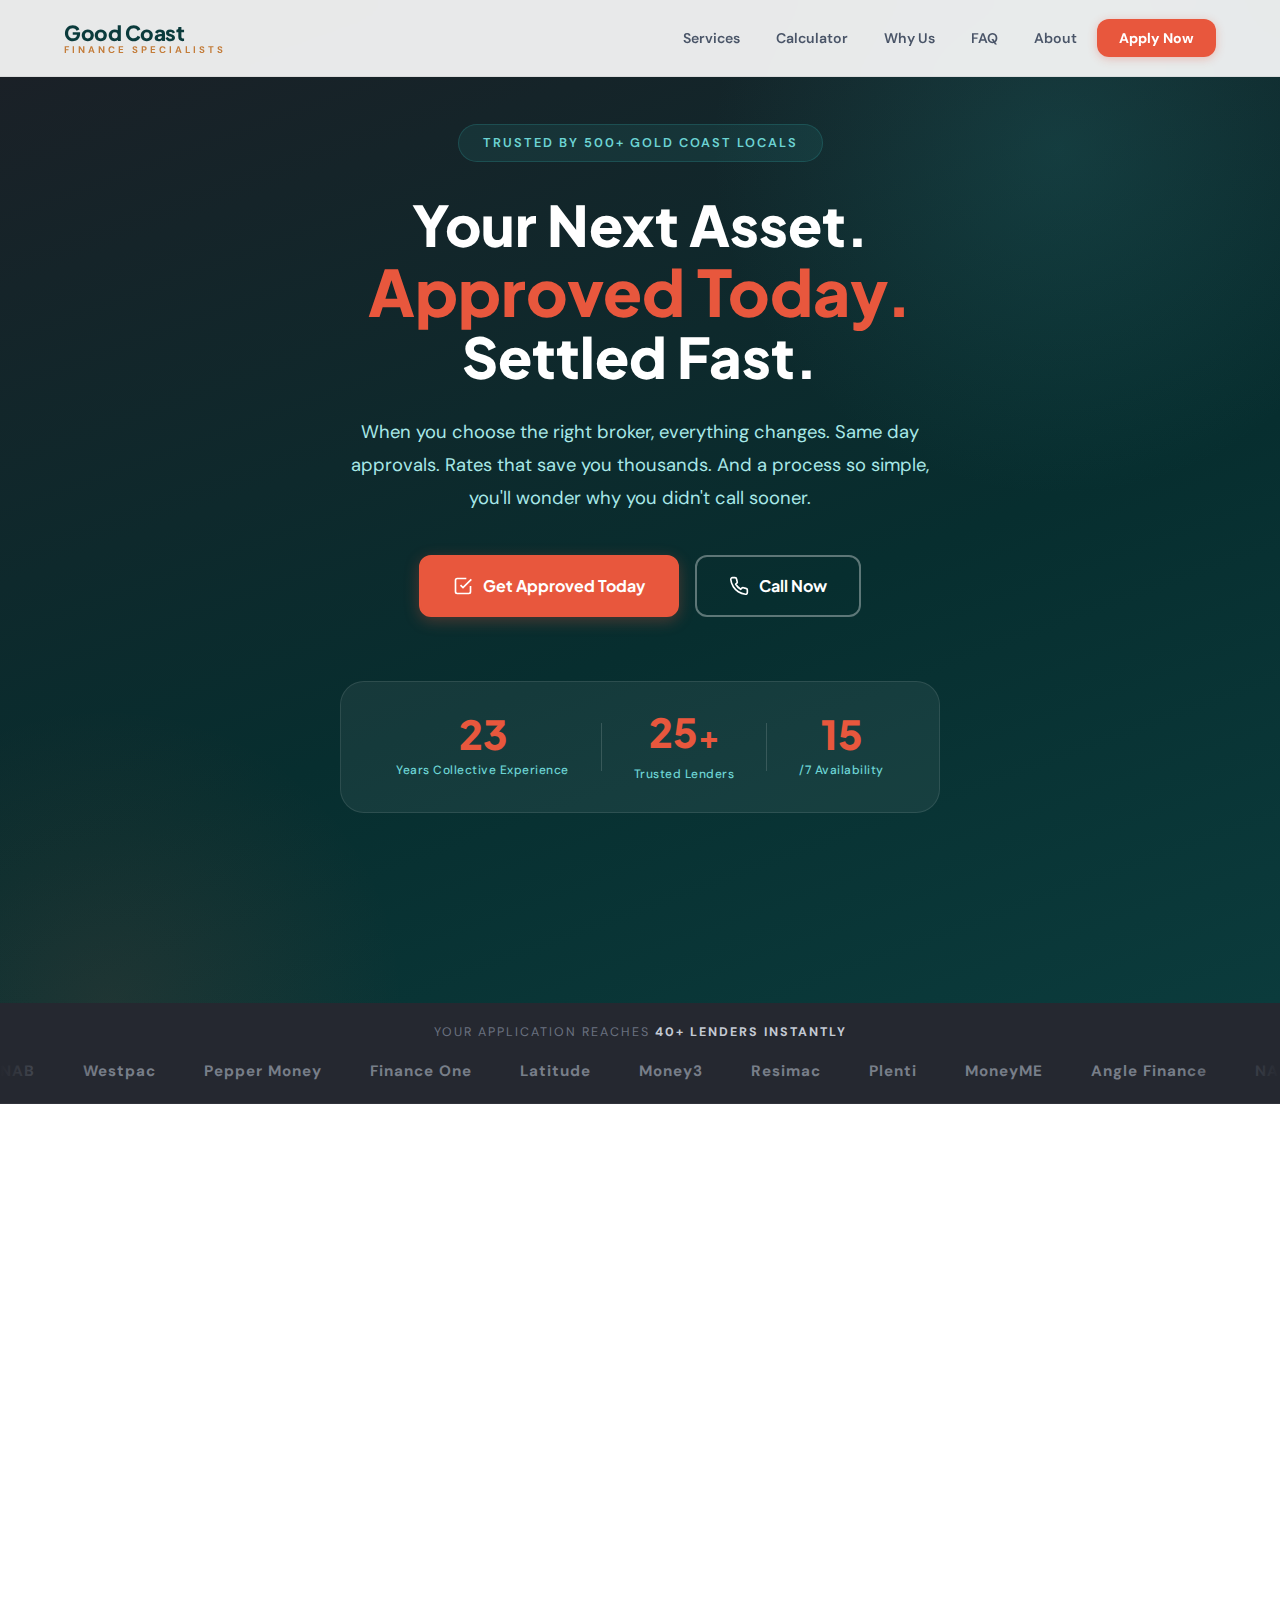
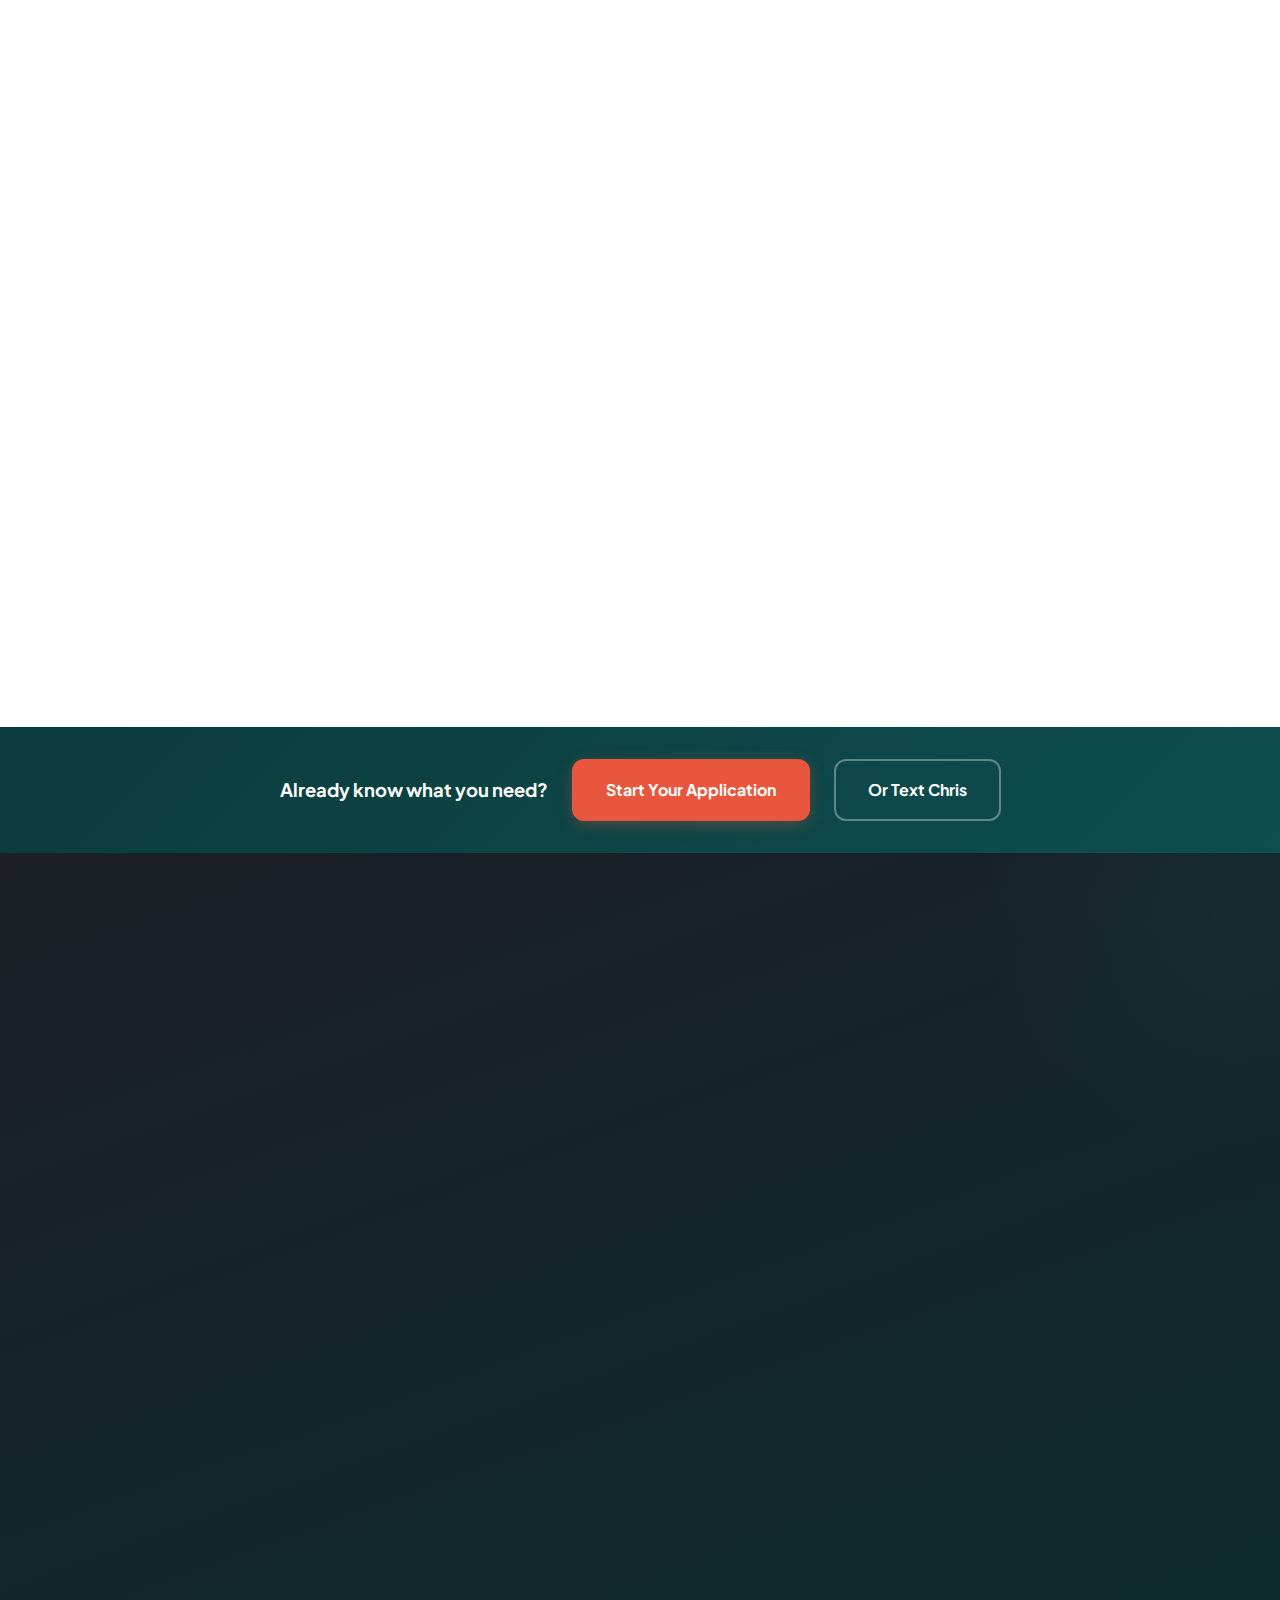
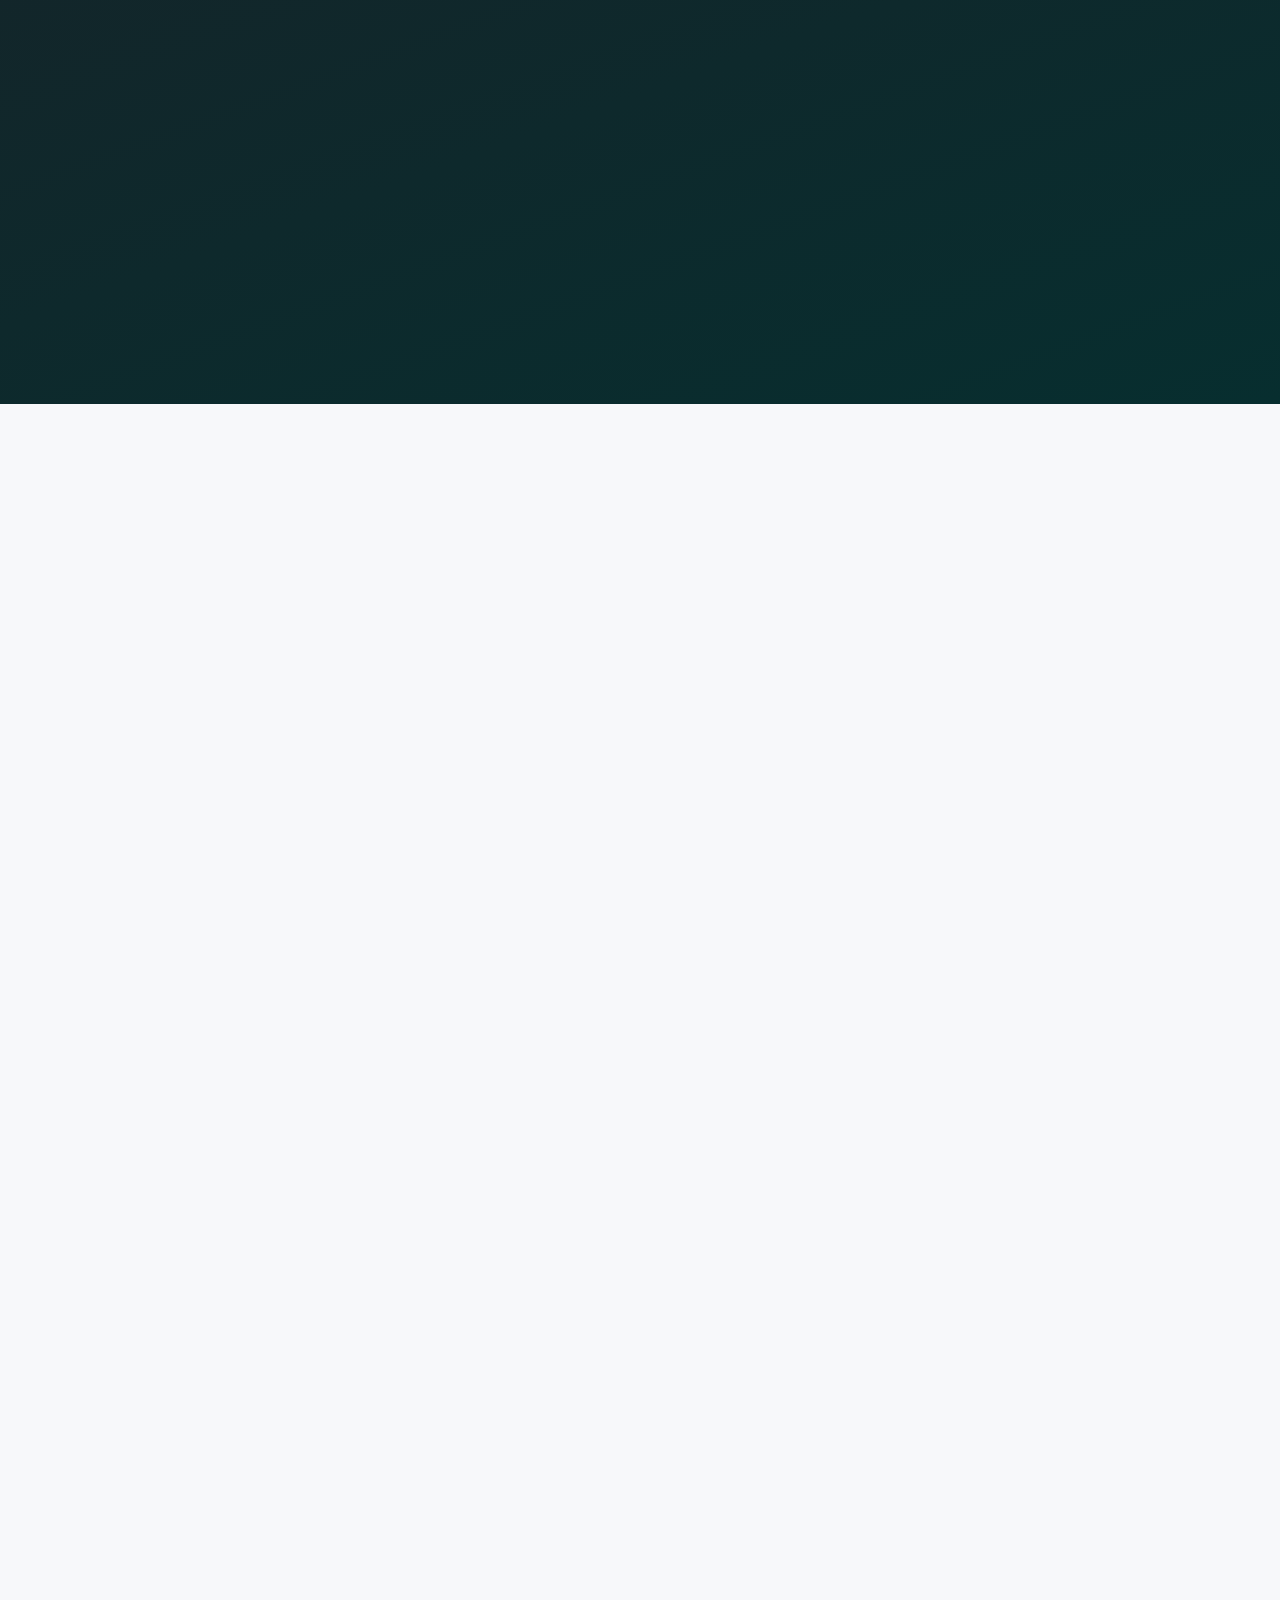
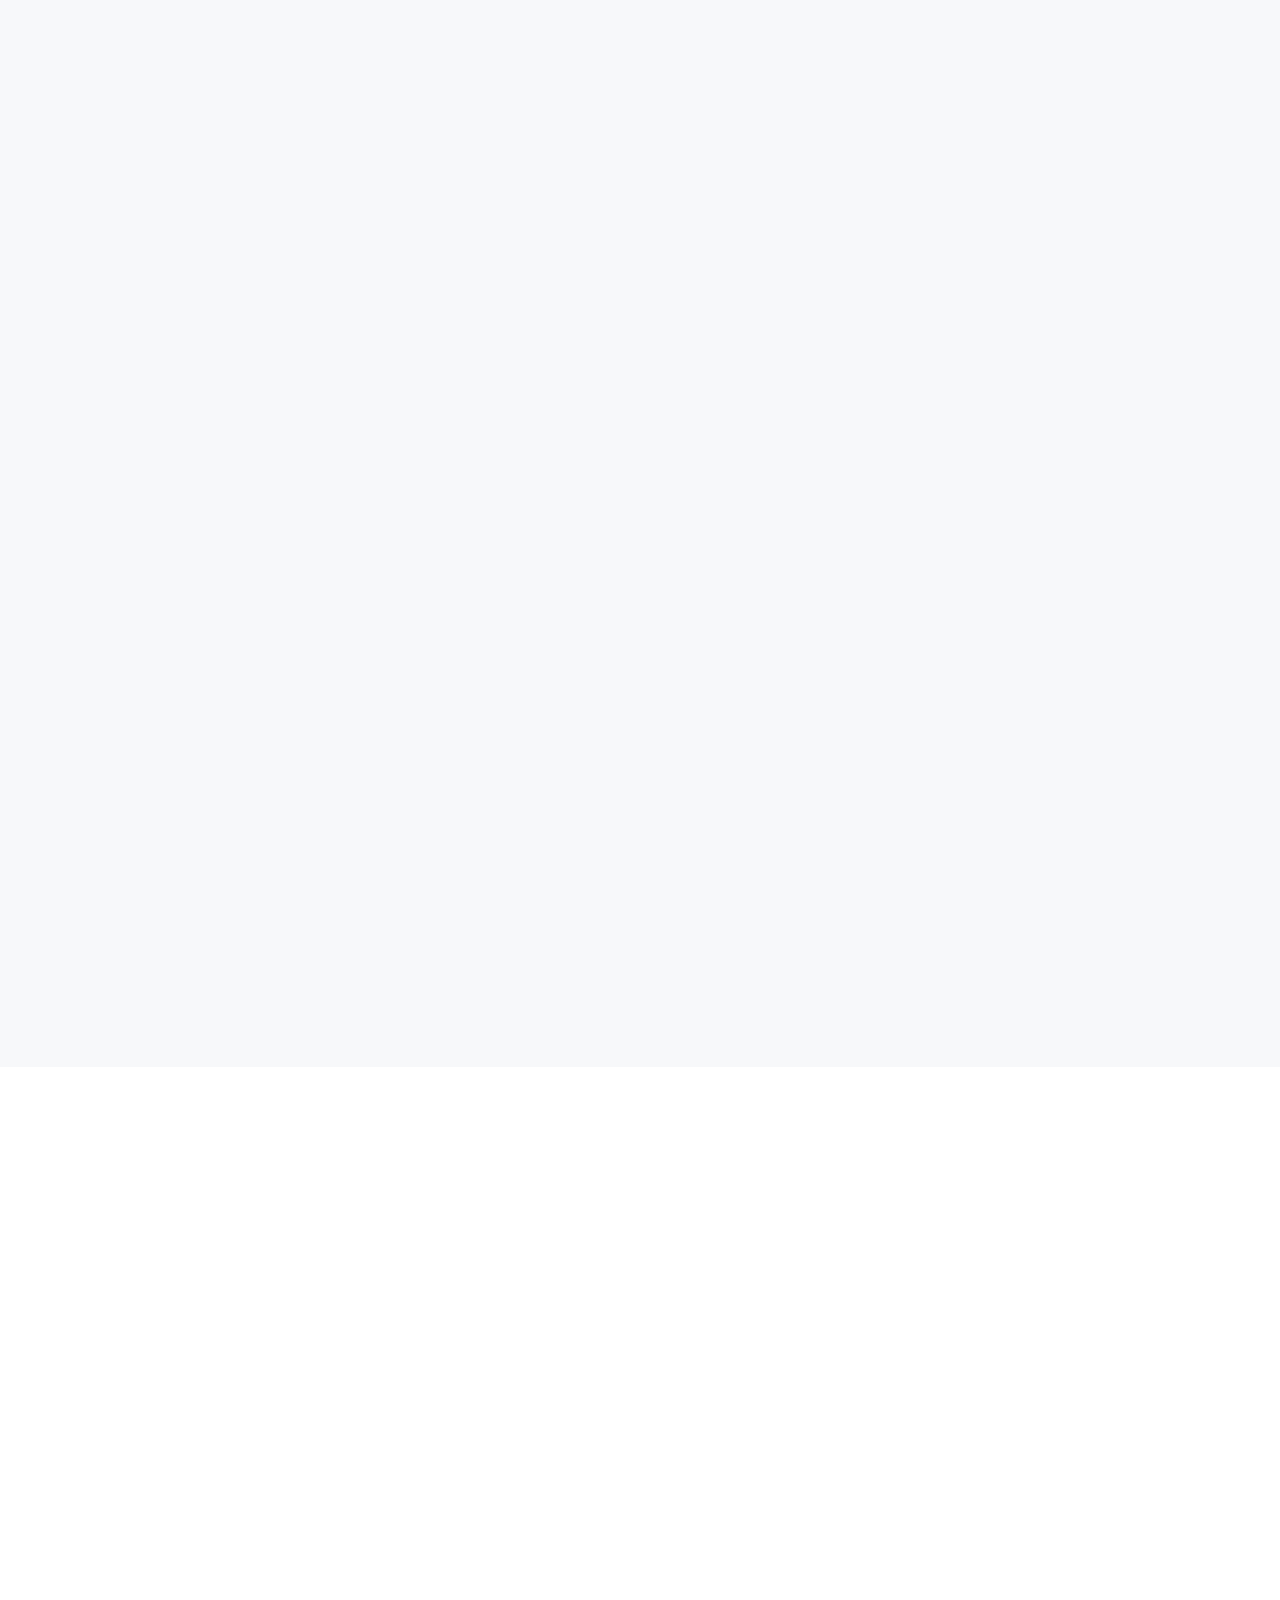
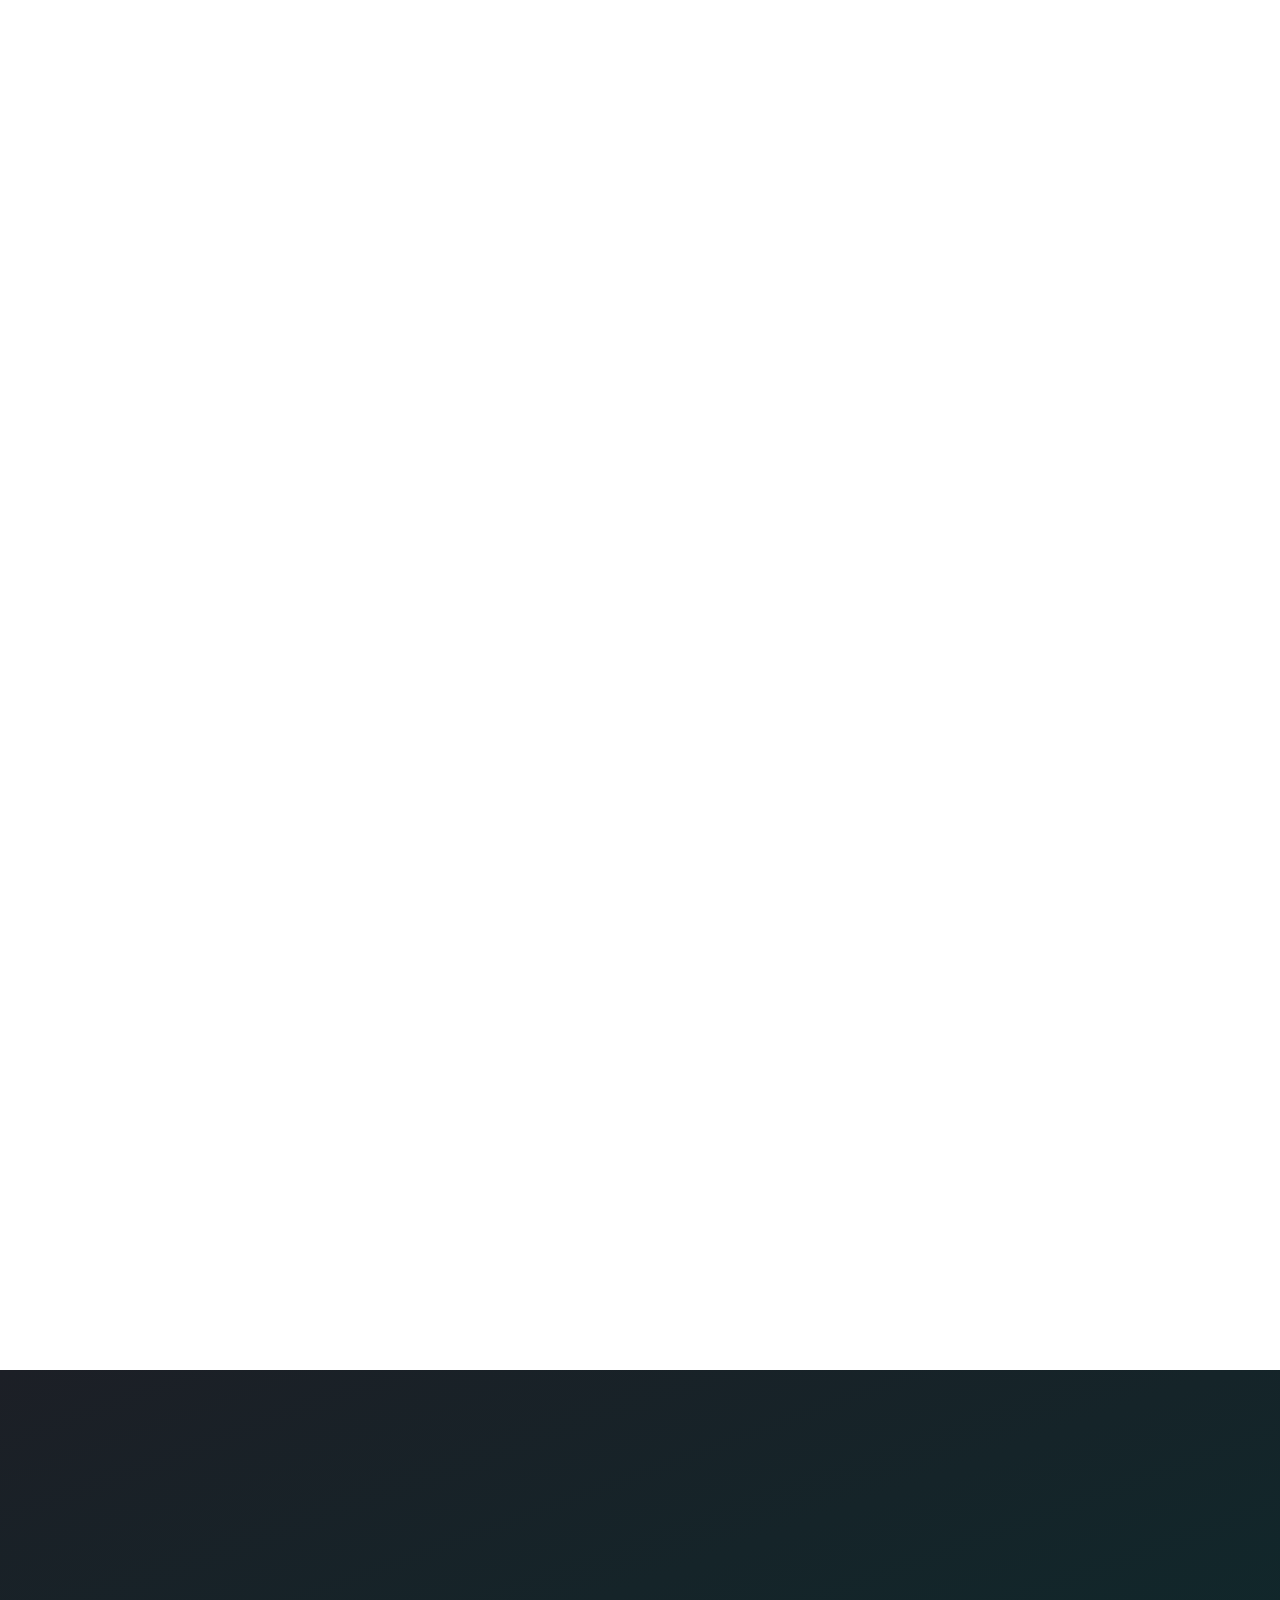
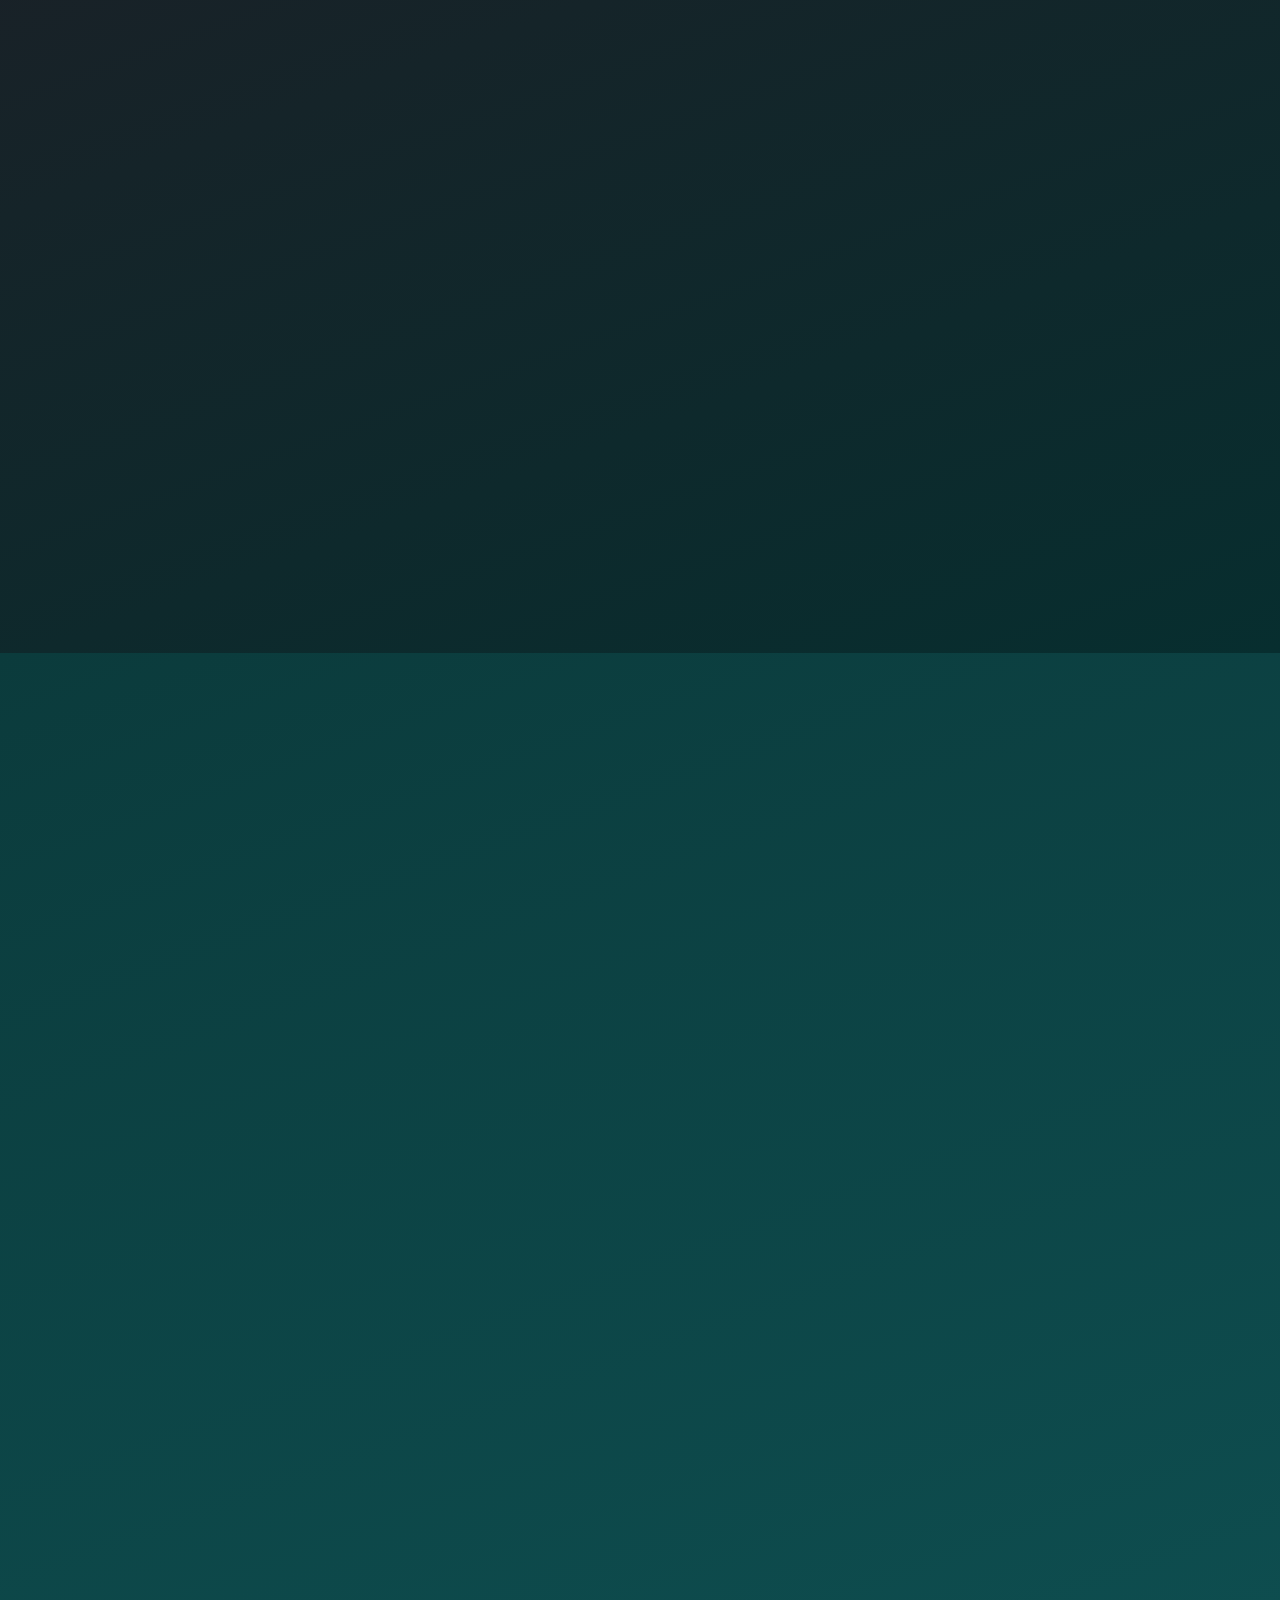
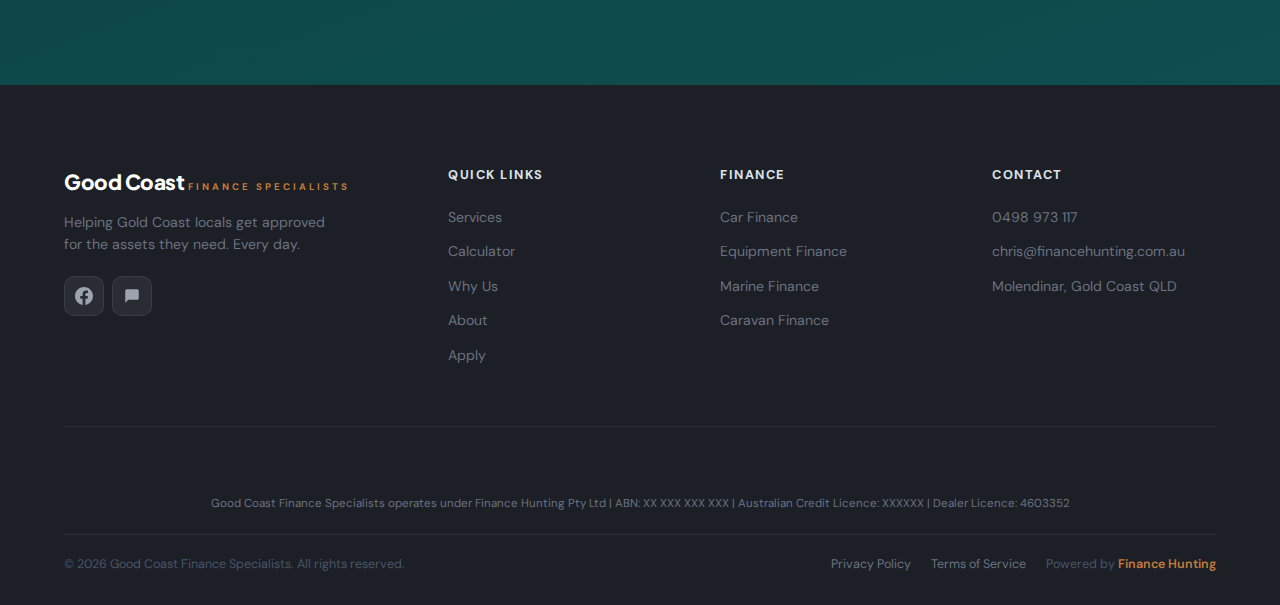
<file: index.html>
<!DOCTYPE html>
<html lang="en">
<head>
    <meta charset="UTF-8">
    <meta name="viewport" content="width=device-width, initial-scale=1.0">
    <meta name="description" content="Good Coast Finance Specialists — Same day approvals on asset and equipment finance. Cars, boats, machinery & more. 40+ lenders competing for your best rate. Gold Coast, Brisbane, Australia Wide.">
    <title>Good Coast Finance Specialists | Asset & Equipment Finance Gold Coast</title>

    <!-- Open Graph -->
    <meta property="og:type" content="website">
    <meta property="og:title" content="Good Coast Finance Specialists | Asset & Equipment Finance">
    <meta property="og:description" content="Same day approvals on cars, boats, machinery & more. 40+ lenders competing for your best rate. All credit profiles welcome. Gold Coast, Brisbane, Australia Wide.">
    <meta property="og:url" content="https://www.goodcoastfinance.com.au">
    <meta property="og:site_name" content="Good Coast Finance Specialists">
    <meta property="og:locale" content="en_AU">

    <!-- Twitter Card -->
    <meta name="twitter:card" content="summary_large_image">
    <meta name="twitter:title" content="Good Coast Finance Specialists | Asset & Equipment Finance">
    <meta name="twitter:description" content="Same day approvals. 40+ lenders. All credit profiles welcome. Gold Coast, Brisbane, Australia Wide.">

    <!-- Canonical -->
    <link rel="canonical" href="https://www.goodcoastfinance.com.au">

    <!-- LocalBusiness Schema -->
    <script type="application/ld+json">
    {
        "@context": "https://schema.org",
        "@type": "FinancialService",
        "name": "Good Coast Finance Specialists",
        "description": "Asset and equipment finance broker offering same day approvals with 40+ lenders. Cars, boats, machinery, caravans and more.",
        "url": "https://www.goodcoastfinance.com.au",
        "telephone": "+61498973117",
        "email": "chris@financehunting.com.au",
        "address": {
            "@type": "PostalAddress",
            "streetAddress": "7-9 Activity Crescent",
            "addressLocality": "Molendinar",
            "addressRegion": "QLD",
            "postalCode": "4214",
            "addressCountry": "AU"
        },
        "geo": {
            "@type": "GeoCoordinates",
            "latitude": -27.9596,
            "longitude": 153.3793
        },
        "openingHoursSpecification": {
            "@type": "OpeningHoursSpecification",
            "dayOfWeek": ["Monday","Tuesday","Wednesday","Thursday","Friday","Saturday","Sunday"],
            "opens": "00:00",
            "closes": "23:59"
        },
        "areaServed": [
            { "@type": "City", "name": "Gold Coast" },
            { "@type": "City", "name": "Brisbane" },
            { "@type": "City", "name": "Sunshine Coast" },
            { "@type": "Country", "name": "Australia" }
        ],
        "parentOrganization": {
            "@type": "Organization",
            "name": "Finance Hunting",
            "url": "https://www.financehunting.com.au"
        },
        "hasCredential": {
            "@type": "EducationalOccupationalCredential",
            "credentialCategory": "Dealer Licence",
            "recognizedBy": {
                "@type": "Organization",
                "name": "Queensland Government"
            }
        },
        "sameAs": [
            "https://www.facebook.com/share/p/18CDfMuq6v/"
        ]
    }
    </script>
    <link rel="preconnect" href="https://fonts.googleapis.com">
    <link rel="preconnect" href="https://fonts.gstatic.com" crossorigin>
    <link href="https://fonts.googleapis.com/css2?family=Plus+Jakarta+Sans:wght@700;800&family=DM+Sans:wght@400;500;600&display=swap" rel="stylesheet">
    <style>
/* ===== RESET & VARIABLES ===== */
*, *::before, *::after { margin: 0; padding: 0; box-sizing: border-box; }

:root {
    /* Primary — Deep Teal (Trust + Growth) */
    --primary-900: #072E2F;
    --primary-800: #0B3B3C;
    --primary-700: #0E4E50;
    --primary-600: #1A6B6D;
    --primary-500: #2A8F8F;
    --primary-400: #3DB5B5;
    --primary-300: #6DD4D4;
    --primary-200: #A8E8E8;

    /* Dark Surfaces (Authority + Sophistication) */
    --surface-900: #1C1F26;
    --surface-800: #252830;
    --surface-700: #2F323B;

    /* CTA — Warm Coral (Urgency + Action) */
    --cta-primary: #E8573D;
    --cta-primary-hover: #D44A32;
    --cta-secondary: #F5A623;
    --cta-secondary-hover: #E09615;

    /* Success/Approval (Green = Yes, Go, Money) */
    --success: #2ECC71;
    --success-dark: #27AE60;

    /* Accent Copper (Sophisticated premium touch) */
    --copper: #C47D3A;
    --copper-light: #D99A5B;

    /* Neutrals */
    --neutral-50: #F7F8FA;
    --neutral-100: #EEF0F4;
    --neutral-200: #DDE1E8;
    --neutral-300: #C4CAD4;
    --neutral-400: #9CA3AF;
    --neutral-500: #6B7280;
    --neutral-600: #4A5568;
    --neutral-700: #374151;
    --neutral-800: #1F2937;
    --neutral-900: #1A1D23;

    --white: #FFFFFF;
    --error: #DC2626;

    --radius-sm: 8px;
    --radius: 12px;
    --radius-lg: 16px;
    --radius-xl: 24px;

    /* Spacing rhythm (8px base) */
    --space-1: 8px;
    --space-2: 16px;
    --space-3: 24px;
    --space-4: 32px;
    --space-5: 40px;
    --space-6: 48px;
    --space-8: 64px;
    --space-10: 80px;
    --space-12: 96px;
    --space-16: 128px;
}

html { scroll-behavior: smooth; scroll-padding-top: 80px; }

/* Skip-to-content link (WCAG 2.1 Level A) */
.skip-link {
    position: absolute;
    top: -100%;
    left: 16px;
    padding: 12px 24px;
    background: var(--primary-600);
    color: var(--white);
    font-weight: 700;
    border-radius: var(--radius);
    z-index: 10000;
    transition: top 0.2s;
}

.skip-link:focus {
    top: 16px;
}

body {
    font-family: 'DM Sans', -apple-system, BlinkMacSystemFont, sans-serif;
    color: var(--neutral-800);
    background: var(--white);
    line-height: 1.6;
    -webkit-font-smoothing: antialiased;
    overflow-x: hidden;
}

.container { max-width: 1200px; margin: 0 auto; padding: 0 24px; }

a { text-decoration: none; color: inherit; transition: all 0.3s ease; }

/* ===== TYPOGRAPHY ===== */
.section-title {
    font-family: 'Plus Jakarta Sans', sans-serif;
    font-size: clamp(2rem, 3.5vw, 2.75rem);
    font-weight: 700;
    color: var(--neutral-900);
    line-height: 1.15;
    margin-bottom: 16px;
}

.section-subtitle {
    font-size: 1.1rem;
    color: var(--neutral-500);
    max-width: 600px;
    margin: 0 auto;
    line-height: 1.7;
}

.section-tag {
    display: inline-block;
    font-size: 0.75rem;
    font-weight: 600;
    color: var(--primary-500);
    text-transform: uppercase;
    letter-spacing: 2px;
    margin-bottom: 12px;
    padding-bottom: 8px;
    border-bottom: 2px solid var(--copper);
}

.section-header { text-align: center; margin-bottom: 64px; }

/* ===== BUTTONS ===== */
.btn {
    display: inline-flex;
    align-items: center;
    justify-content: center;
    gap: 10px;
    padding: 16px 32px;
    border-radius: var(--radius);
    font-weight: 700;
    font-size: 1rem;
    font-family: 'Plus Jakarta Sans', sans-serif;
    cursor: pointer;
    transition: all 0.3s cubic-bezier(0.4, 0, 0.2, 1);
    border: 2px solid transparent;
    position: relative;
    overflow: hidden;
}

.btn::after {
    content: '';
    position: absolute;
    inset: 0;
    background: linear-gradient(120deg, transparent 30%, rgba(255,255,255,0.2) 50%, transparent 70%);
    transform: translateX(-100%);
    transition: transform 0.6s;
}

.btn:hover::after { transform: translateX(100%); }

.btn-icon { width: 20px; height: 20px; flex-shrink: 0; }

.btn-coral {
    background: var(--cta-primary);
    color: var(--white);
    border-color: var(--cta-primary);
    box-shadow: 0 4px 15px rgba(232, 87, 61, 0.3);
}

.btn-coral:hover {
    background: var(--cta-primary-hover);
    border-color: var(--cta-primary-hover);
    transform: translateY(-3px);
    box-shadow: 0 8px 30px rgba(232, 87, 61, 0.45);
}

.btn-outline-white {
    background: transparent;
    color: var(--white);
    border-color: rgba(255,255,255,0.35);
}

.btn-outline-white:hover {
    background: rgba(255,255,255,0.1);
    border-color: var(--white);
    transform: translateY(-3px);
}

.btn-outline {
    background: transparent;
    color: var(--primary-600);
    border-color: var(--primary-400);
}

.btn-outline:hover {
    background: var(--primary-600);
    color: var(--white);
    transform: translateY(-2px);
}

.btn-full { width: 100%; }

/* ===== GLASS EFFECT ===== */
.glass-card {
    background: rgba(255, 255, 255, 0.08);
    backdrop-filter: blur(20px);
    -webkit-backdrop-filter: blur(20px);
    border: 1px solid rgba(255, 255, 255, 0.12);
    border-radius: var(--radius-lg);
}

/* ===== NAVBAR ===== */
.navbar {
    position: fixed;
    top: 0;
    left: 0;
    right: 0;
    z-index: 1000;
    background: rgba(255, 255, 255, 0.9);
    backdrop-filter: blur(20px);
    -webkit-backdrop-filter: blur(20px);
    border-bottom: 1px solid rgba(0,0,0,0.06);
    transition: all 0.4s ease;
}

.navbar.scrolled {
    background: rgba(255, 255, 255, 0.97);
    box-shadow: 0 4px 30px rgba(0,0,0,0.08);
}

.nav-container { display: flex; align-items: center; justify-content: space-between; height: 76px; }

.nav-logo { display: flex; flex-direction: column; line-height: 1.15; }
.logo-good { font-family: 'Plus Jakarta Sans', sans-serif; font-size: 1.3rem; font-weight: 800; color: var(--primary-800); letter-spacing: -0.5px; }
.logo-finance { font-size: 0.6rem; font-weight: 700; color: var(--copper); text-transform: uppercase; letter-spacing: 3px; }

.nav-menu { display: flex; align-items: center; gap: 4px; list-style: none; }

.nav-link {
    padding: 8px 16px;
    font-size: 0.88rem;
    font-weight: 600;
    color: var(--neutral-600);
    border-radius: 8px;
    transition: all 0.25s;
}

.nav-link:hover { color: var(--primary-600); background: var(--neutral-50); }
.nav-link.active { color: var(--primary-600); background: rgba(26,107,109,0.08); }

.nav-cta {
    background: var(--cta-primary) !important;
    color: var(--white) !important;
    padding: 10px 22px !important;
    border-radius: var(--radius) !important;
    box-shadow: 0 2px 10px rgba(232, 87, 61, 0.3);
    font-weight: 700;
}

.nav-cta:hover { box-shadow: 0 4px 20px rgba(232, 87, 61, 0.4) !important; transform: translateY(-1px); }

.nav-toggle { display: none; flex-direction: column; gap: 5px; background: none; border: none; cursor: pointer; padding: 8px; }
.nav-toggle span { width: 24px; height: 2.5px; background: var(--neutral-700); border-radius: 2px; transition: all 0.3s; }
.nav-toggle.active span:nth-child(1) { transform: rotate(45deg) translate(5px, 5px); }
.nav-toggle.active span:nth-child(2) { opacity: 0; }
.nav-toggle.active span:nth-child(3) { transform: rotate(-45deg) translate(5px, -5px); }

/* ===== HERO ===== */
.hero {
    position: relative;
    min-height: 100vh;
    display: flex;
    align-items: center;
    background: linear-gradient(160deg, var(--surface-900) 0%, var(--primary-900) 60%, var(--primary-800) 100%);
    overflow: hidden;
    padding-top: 76px;
}

/* Subtle ambient glow — replaces cheap particles */
.hero::after {
    content: '';
    position: absolute;
    top: -20%;
    right: -10%;
    width: 700px;
    height: 700px;
    background: radial-gradient(circle, rgba(42, 143, 143, 0.2) 0%, transparent 70%);
    border-radius: 50%;
    pointer-events: none;
}

.hero::before {
    content: '';
    position: absolute;
    bottom: -30%;
    left: -15%;
    width: 600px;
    height: 600px;
    background: radial-gradient(circle, rgba(232, 87, 61, 0.1) 0%, transparent 70%);
    border-radius: 50%;
    pointer-events: none;
}

.hero-bg { position: absolute; inset: 0; overflow: hidden; }

.hero-content { position: relative; z-index: 2; text-align: center; padding: var(--space-6) 0 var(--space-8); }

.hero-badge-top {
    display: inline-block;
    padding: 8px 24px;
    background: rgba(42, 143, 143, 0.15);
    border: 1px solid rgba(42, 143, 143, 0.3);
    border-radius: 50px;
    color: var(--primary-300);
    font-size: 0.8rem;
    font-weight: 600;
    text-transform: uppercase;
    letter-spacing: 2px;
    margin-bottom: 32px;
}

.hero-title {
    color: var(--white);
    font-family: 'Plus Jakarta Sans', sans-serif;
    font-size: clamp(2.5rem, 5vw, 3.5rem);
    font-weight: 800;
    line-height: 1.1;
    margin-bottom: 28px;
}

.hero-line { display: block; }

.hero-highlight {
    color: var(--cta-primary);
    font-size: clamp(2.8rem, 5.5vw, 4rem);
}

.hero-subtitle {
    color: var(--primary-200);
    font-size: 1.15rem;
    max-width: 600px;
    margin: 0 auto 40px;
    line-height: 1.8;
}

.hero-ctas { display: flex; gap: 16px; justify-content: center; flex-wrap: wrap; margin-bottom: var(--space-8); }

.hero-stats {
    display: flex;
    align-items: center;
    justify-content: center;
    gap: 32px;
    padding: 28px 40px;
    background: rgba(255, 255, 255, 0.06);
    border: 1px solid rgba(255, 255, 255, 0.1);
    border-radius: var(--radius-xl);
    max-width: 600px;
    margin: 0 auto;
}

.hero-stat { text-align: center; }

.hero-stat-number {
    font-family: 'Plus Jakarta Sans', sans-serif;
    font-size: 2.5rem;
    font-weight: 800;
    color: var(--cta-primary);
    line-height: 1;
}

.hero-stat-plus { font-family: 'Plus Jakarta Sans', sans-serif; font-size: 2rem; font-weight: 800; color: var(--cta-primary); }

.hero-stat-label { display: block; font-size: 0.75rem; color: var(--primary-300); margin-top: 4px; font-weight: 500; letter-spacing: 0.5px; }

.hero-stat-divider { width: 1px; height: 48px; background: rgba(255,255,255,0.15); }

/* Hero trust badge */
.hero-trust {
    display: flex;
    align-items: center;
    justify-content: center;
    gap: 12px;
    margin-top: 20px;
    font-size: 0.72rem;
    color: var(--primary-300);
    opacity: 0.6;
    letter-spacing: 0.5px;
}

.hero-trust-sep { opacity: 0.4; }

/* Scroll indicator */
.hero-scroll-hint {
    display: flex;
    flex-direction: column;
    align-items: center;
    gap: 8px;
    margin-top: 40px;
    color: var(--primary-300);
    font-size: 0.75rem;
    font-weight: 500;
    letter-spacing: 1px;
    text-transform: uppercase;
    opacity: 0.7;
    animation: scrollBounce 2s ease-in-out infinite;
}

.hero-scroll-hint svg {
    stroke: var(--primary-300);
}

@keyframes scrollBounce {
    0%, 100% { transform: translateY(0); }
    50% { transform: translateY(8px); }
}

/* ===== LENDER MARQUEE ===== */
.lender-bar {
    background: var(--surface-800);
    padding: 20px 0;
    border-bottom: 1px solid rgba(255,255,255,0.05);
    overflow: hidden;
}

.lender-label {
    text-align: center;
    font-size: 0.78rem;
    color: var(--neutral-500);
    text-transform: uppercase;
    letter-spacing: 2px;
    margin-bottom: 16px;
}

.lender-label strong { color: var(--neutral-300); }

.marquee { overflow: hidden; position: relative; }

.marquee::before, .marquee::after {
    content: '';
    position: absolute;
    top: 0;
    width: 100px;
    height: 100%;
    z-index: 2;
}

.marquee::before { left: 0; background: linear-gradient(90deg, var(--surface-800), transparent); }
.marquee::after { right: 0; background: linear-gradient(-90deg, var(--surface-800), transparent); }

.marquee-track {
    display: flex;
    gap: 48px;
    animation: marqueeScroll 25s linear infinite;
    width: max-content;
}

.lender-logo {
    font-size: 0.95rem;
    font-weight: 700;
    color: var(--neutral-400);
    white-space: nowrap;
    letter-spacing: 1px;
    opacity: 0.7;
    transition: opacity 0.3s;
}

.lender-logo:hover { opacity: 1; color: var(--primary-300); }

@keyframes marqueeScroll {
    0% { transform: translateX(0); }
    100% { transform: translateX(-50%); }
}

/* ===== SERVICES ===== */
.services { padding: var(--space-16) 0; background: var(--white); }

.services-grid {
    display: grid;
    grid-template-columns: repeat(3, 1fr);
    gap: 28px;
}

.service-card {
    padding: 40px 32px;
    background: var(--white);
    border-radius: var(--radius-lg);
    border: 1px solid var(--neutral-200);
    transition: all 0.4s cubic-bezier(0.4, 0, 0.2, 1);
    position: relative;
    overflow: hidden;
}

.service-card::before {
    content: '';
    position: absolute;
    top: 0;
    left: 0;
    right: 0;
    height: 3px;
    background: linear-gradient(90deg, var(--primary-500), var(--cta-primary));
    opacity: 0;
    transition: opacity 0.3s;
}

.service-card:hover {
    border-color: transparent;
    box-shadow: 0 20px 60px rgba(0, 0, 0, 0.1);
    transform: translateY(-8px);
}

.service-card:hover::before { opacity: 1; }

.service-icon {
    width: 64px;
    height: 64px;
    display: flex;
    align-items: center;
    justify-content: center;
    background: linear-gradient(135deg, var(--primary-600), var(--primary-700));
    border-radius: var(--radius);
    margin-bottom: 24px;
    padding: 14px;
    box-shadow: 0 4px 15px rgba(26, 107, 109, 0.25);
}

.service-icon svg { width: 100%; height: 100%; stroke: var(--white); }

.service-card h3 { font-family: 'Plus Jakarta Sans', sans-serif; font-size: 1.15rem; font-weight: 700; color: var(--neutral-900); margin-bottom: 10px; }

.service-card p { font-size: 0.92rem; color: var(--neutral-500); line-height: 1.7; margin-bottom: 16px; }

.service-link {
    font-size: 0.85rem;
    font-weight: 600;
    color: var(--primary-500);
    display: inline-flex;
    align-items: center;
    gap: 4px;
}

.service-link:hover { color: var(--cta-primary); gap: 8px; }

/* ===== CTA STRIP ===== */
.cta-strip {
    padding: 32px 0;
    background: linear-gradient(135deg, var(--primary-800), var(--primary-700));
}

.cta-strip-inner {
    display: flex;
    align-items: center;
    justify-content: center;
    gap: 24px;
    flex-wrap: wrap;
}

.cta-strip p {
    color: var(--white);
    font-family: 'Plus Jakarta Sans', sans-serif;
    font-size: 1.15rem;
    font-weight: 700;
    margin: 0;
}

/* ===== CALCULATOR ===== */
.calculator-section {
    padding: var(--space-16) 0;
    background: linear-gradient(160deg, var(--surface-900), var(--primary-900));
    position: relative;
    overflow: hidden;
}

.calculator-section::before {
    content: '';
    position: absolute;
    top: -200px;
    right: -200px;
    width: 500px;
    height: 500px;
    background: radial-gradient(circle, rgba(42, 143, 143, 0.08) 0%, transparent 70%);
    border-radius: 50%;
}

.calculator-section .section-tag { color: var(--primary-400); }
.calculator-section .section-title { color: var(--white); }
.calculator-section .section-subtitle { color: var(--primary-300); }

.calculator-card {
    max-width: 800px;
    margin: 0 auto;
    padding: 48px;
}

.calc-inputs { margin-bottom: 40px; }

.calc-group { margin-bottom: 28px; }

.calc-group label {
    display: block;
    font-size: 0.85rem;
    font-weight: 600;
    color: var(--primary-300);
    margin-bottom: 10px;
    letter-spacing: 0.5px;
}

.calc-slider-row { display: flex; align-items: center; gap: 20px; }

.calc-slider {
    flex: 1;
    -webkit-appearance: none;
    appearance: none;
    height: 6px;
    background: rgba(255, 255, 255, 0.15);
    border-radius: 3px;
    outline: none;
}

.calc-slider::-webkit-slider-thumb {
    -webkit-appearance: none;
    width: 24px;
    height: 24px;
    background: var(--cta-primary);
    border-radius: 50%;
    cursor: pointer;
    box-shadow: 0 2px 10px rgba(232, 87, 61, 0.4);
    transition: transform 0.2s;
}

.calc-slider::-webkit-slider-thumb:hover { transform: scale(1.15); }

.calc-slider::-moz-range-thumb {
    width: 24px;
    height: 24px;
    background: var(--cta-primary);
    border-radius: 50%;
    cursor: pointer;
    border: none;
    box-shadow: 0 2px 10px rgba(232, 87, 61, 0.4);
}

.calc-value {
    min-width: 100px;
    text-align: right;
    font-size: 1.1rem;
    font-weight: 700;
    color: var(--white);
    font-family: 'Plus Jakarta Sans', sans-serif;
}

.calc-results {
    display: grid;
    grid-template-columns: repeat(3, 1fr);
    gap: 16px;
    margin-bottom: 32px;
}

.calc-result-card {
    padding: 24px;
    background: rgba(255, 255, 255, 0.06);
    border: 1px solid rgba(255, 255, 255, 0.1);
    border-radius: var(--radius);
    text-align: center;
    transition: all 0.3s;
}

.calc-result-primary {
    background: rgba(232, 87, 61, 0.12);
    border-color: rgba(232, 87, 61, 0.25);
}

.calc-result-label { display: block; font-size: 0.75rem; color: var(--primary-300); text-transform: uppercase; letter-spacing: 1px; margin-bottom: 8px; }

.calc-result-amount {
    font-family: 'Plus Jakarta Sans', sans-serif;
    font-size: 1.8rem;
    font-weight: 800;
    color: var(--white);
}

.calc-result-primary .calc-result-amount { color: var(--cta-primary); }

.calc-rate-guide { text-align: center; font-size: 0.8rem; color: var(--primary-300); margin-top: 20px; font-weight: 500; }

.calc-disclaimer { text-align: center; font-size: 0.75rem; color: var(--neutral-500); margin-top: 8px; }

/* ===== WHY US ===== */
.why-us { padding: var(--space-16) 0; background: var(--neutral-50); }

.features-grid {
    display: grid;
    grid-template-columns: repeat(3, 1fr);
    gap: 24px;
    margin-bottom: 32px;
}

.feature-card {
    padding: 36px 28px;
    background: var(--white);
    border-radius: var(--radius-lg);
    border: 1px solid var(--neutral-200);
    transition: all 0.4s ease;
    position: relative;
}

.feature-card:hover {
    transform: translateY(-6px);
    box-shadow: 0 20px 50px rgba(0, 0, 0, 0.08);
    border-color: var(--primary-400);
}

.feature-icon-wrap {
    width: 52px;
    height: 52px;
    display: flex;
    align-items: center;
    justify-content: center;
    background: linear-gradient(135deg, rgba(26,107,109,0.08), rgba(26,107,109,0.15));
    border-radius: var(--radius);
    margin-bottom: 20px;
    padding: 12px;
}

.feature-icon-wrap svg { width: 100%; height: 100%; stroke: var(--primary-600); }

.feature-card h3 { font-family: 'Plus Jakarta Sans', sans-serif; font-size: 1.05rem; font-weight: 700; color: var(--neutral-900); margin-bottom: 8px; }
.feature-card p { font-size: 0.9rem; color: var(--neutral-500); line-height: 1.7; }

.feature-banner {
    padding: 36px 40px;
    background: linear-gradient(135deg, var(--surface-900), var(--primary-900));
    border-radius: var(--radius-lg);
    position: relative;
    overflow: hidden;
}

.feature-banner-content {
    position: relative;
    z-index: 1;
    display: flex;
    align-items: center;
    gap: 24px;
}

.feature-banner-content svg { width: 48px; height: 48px; stroke: var(--cta-primary); flex-shrink: 0; }
.feature-banner-content h3 { font-family: 'Plus Jakarta Sans', sans-serif; font-size: 1.2rem; font-weight: 700; color: var(--cta-primary); margin-bottom: 4px; }
.feature-banner-content p { font-size: 0.95rem; color: var(--primary-300); }

/* ===== TESTIMONIALS ===== */
.testimonials {
    padding: var(--space-16) 0;
    background: var(--white);
}

.rating-summary {
    display: flex;
    align-items: center;
    justify-content: center;
    gap: 10px;
    margin-top: 16px;
    font-size: 0.9rem;
    color: var(--neutral-500);
    font-weight: 500;
}

.rating-stars {
    color: var(--cta-secondary);
    font-size: 1.2rem;
    letter-spacing: 2px;
}

.testimonial-carousel {
    max-width: 700px;
    margin: 0 auto;
    position: relative;
}

.testimonial-track { position: relative; min-height: 280px; }

.testimonial-slide {
    position: absolute;
    inset: 0;
    opacity: 0;
    transform: translateX(40px);
    transition: all 0.5s cubic-bezier(0.4, 0, 0.2, 1);
    pointer-events: none;
    padding: 48px;
    background: var(--neutral-50);
    border-radius: var(--radius-xl);
    border: 1px solid var(--neutral-200);
}

.testimonial-slide.active {
    opacity: 1;
    transform: translateX(0);
    pointer-events: auto;
}

.testimonial-stars { color: var(--cta-secondary); font-size: 1.3rem; margin-bottom: 20px; letter-spacing: 4px; }

.testimonial-slide blockquote {
    font-size: 1.1rem;
    color: var(--neutral-700);
    line-height: 1.7;
    font-style: italic;
    margin-bottom: 24px;
    position: relative;
}

.testimonial-author { display: flex; align-items: center; gap: 14px; }

.testimonial-avatar {
    width: 48px;
    height: 48px;
    background: linear-gradient(135deg, var(--primary-600), var(--primary-700));
    border-radius: 50%;
    display: flex;
    align-items: center;
    justify-content: center;
    color: var(--white);
    font-weight: 700;
    font-size: 0.85rem;
}

.testimonial-author strong { display: block; color: var(--neutral-800); font-size: 0.95rem; }
.testimonial-author span { font-size: 0.8rem; color: var(--neutral-400); }

.testimonial-controls { display: flex; align-items: center; justify-content: center; gap: 16px; margin-top: 32px; }

.testimonial-btn {
    width: 44px;
    height: 44px;
    border-radius: 50%;
    background: var(--white);
    border: 1px solid var(--neutral-200);
    cursor: pointer;
    display: flex;
    align-items: center;
    justify-content: center;
    transition: all 0.3s;
}

.testimonial-btn:hover { background: var(--primary-600); border-color: var(--primary-600); }
.testimonial-btn:hover svg { stroke: var(--white); }
.testimonial-btn svg { width: 18px; height: 18px; stroke: var(--neutral-500); }

.testimonial-dots { display: flex; gap: 8px; }

.testimonial-dot {
    width: 10px;
    height: 10px;
    border-radius: 50%;
    background: var(--neutral-300);
    cursor: pointer;
    transition: all 0.3s;
}

.testimonial-dot.active { background: var(--cta-primary); transform: scale(1.2); }

/* ===== HOW IT WORKS ===== */
.how-it-works {
    padding: var(--space-16) 0;
    background: var(--neutral-50);
}

.timeline { max-width: 700px; margin: 0 auto; position: relative; }

.timeline-line {
    position: absolute;
    left: 32px;
    top: 0;
    bottom: 0;
    width: 3px;
    background: var(--neutral-200);
    border-radius: 2px;
}

.timeline-line::after {
    content: '';
    position: absolute;
    top: 0;
    left: 0;
    width: 100%;
    height: 0%;
    background: linear-gradient(180deg, var(--primary-500), var(--cta-primary));
    border-radius: 2px;
    transition: height 1s ease;
}

.timeline.animated .timeline-line::after { height: 100%; }

.timeline-step {
    display: flex;
    gap: 28px;
    align-items: flex-start;
    margin-bottom: 48px;
    position: relative;
}

.timeline-step:last-child { margin-bottom: 0; }

.timeline-dot {
    width: 64px;
    height: 64px;
    background: linear-gradient(135deg, var(--cta-primary), #F07060);
    border-radius: 50%;
    display: flex;
    align-items: center;
    justify-content: center;
    flex-shrink: 0;
    z-index: 2;
    box-shadow: 0 4px 20px rgba(232, 87, 61, 0.3);
}

.timeline-dot span {
    font-family: 'Plus Jakarta Sans', sans-serif;
    font-size: 1.5rem;
    font-weight: 800;
    color: var(--white);
}

.timeline-content {
    background: var(--white);
    padding: 32px;
    border-radius: var(--radius-lg);
    border: 1px solid var(--neutral-200);
    flex: 1;
    box-shadow: 0 2px 10px rgba(0,0,0,0.04);
}

.timeline-content h3 { font-family: 'Plus Jakarta Sans', sans-serif; font-size: 1.15rem; font-weight: 700; color: var(--neutral-900); margin-bottom: 8px; }
.timeline-content p { font-size: 0.92rem; color: var(--neutral-500); line-height: 1.7; }

/* ===== FAQ ===== */
.faq { padding: var(--space-16) 0; background: var(--white); }

.faq-grid {
    max-width: 800px;
    margin: 0 auto;
    display: flex;
    flex-direction: column;
    gap: 12px;
}

.faq-item {
    background: var(--white);
    border: 1px solid var(--neutral-200);
    border-radius: var(--radius);
    overflow: hidden;
    transition: all 0.3s ease;
}

.faq-item:hover { border-color: var(--primary-400); }

.faq-item[open] {
    border-color: var(--primary-400);
    box-shadow: 0 4px 20px rgba(0,0,0,0.06);
}

.faq-question {
    display: flex;
    align-items: center;
    justify-content: space-between;
    padding: 20px 24px;
    font-family: 'Plus Jakarta Sans', sans-serif;
    font-size: 1rem;
    font-weight: 700;
    color: var(--neutral-800);
    cursor: pointer;
    list-style: none;
    transition: color 0.2s;
}

.faq-question::-webkit-details-marker { display: none; }
.faq-question::marker { display: none; content: ''; }

.faq-question:hover { color: var(--primary-600); }

.faq-chevron {
    width: 20px;
    height: 20px;
    stroke: var(--neutral-400);
    flex-shrink: 0;
    transition: transform 0.3s ease;
}

.faq-item[open] .faq-chevron { transform: rotate(180deg); stroke: var(--primary-600); }

.faq-answer {
    padding: 0 24px 20px;
}

.faq-answer p {
    font-size: 0.92rem;
    color: var(--neutral-500);
    line-height: 1.7;
}

/* ===== ABOUT ===== */
.about { padding: var(--space-16) 0; background: linear-gradient(160deg, var(--surface-900), var(--primary-900)); }

.about-grid {
    display: grid;
    grid-template-columns: 1fr 1.4fr;
    gap: var(--space-10);
    align-items: center;
}

.about-image-card {
    position: relative;
    background: linear-gradient(135deg, var(--primary-800), var(--primary-700));
    border-radius: var(--radius-xl);
    overflow: hidden;
    padding: 40px;
    text-align: center;
    min-height: 420px;
    display: flex;
    flex-direction: column;
    align-items: center;
    justify-content: center;
}

/* Styled monogram — replaces broken placeholder */
.about-monogram {
    width: 160px;
    height: 160px;
    background: rgba(255,255,255,0.08);
    border: 2px solid rgba(255,255,255,0.15);
    border-radius: 50%;
    display: flex;
    align-items: center;
    justify-content: center;
    margin-bottom: 24px;
}

.about-monogram span {
    font-family: 'Plus Jakarta Sans', sans-serif;
    font-size: 3.5rem;
    font-weight: 800;
    color: var(--white);
    letter-spacing: 2px;
    opacity: 0.9;
}

.about-name-card {
    color: var(--white);
    font-family: 'Plus Jakarta Sans', sans-serif;
    font-size: 1.2rem;
    font-weight: 700;
    margin-bottom: 4px;
}

.about-title-card {
    color: var(--primary-300);
    font-size: 0.85rem;
    font-weight: 500;
    margin-bottom: 24px;
}

.about-image-badge {
    display: inline-flex;
    align-items: center;
    gap: 8px;
    padding: 10px 20px;
    background: rgba(196, 125, 58, 0.15);
    border: 1px solid var(--copper);
    border-radius: 50px;
    color: var(--copper-light);
    font-size: 0.8rem;
    font-weight: 600;
}

.about-image-badge svg { width: 16px; height: 16px; stroke: var(--copper-light); }

.about-text .section-tag { text-align: left; color: var(--primary-400); }
.about-text .section-title { text-align: left; color: var(--white); }

.about-lead { font-size: 1.15rem; color: var(--cta-primary); font-weight: 600; margin-bottom: 20px; }

.about-text p { color: var(--primary-200); margin-bottom: 16px; line-height: 1.7; font-size: 0.95rem; }
.about-text strong { color: var(--white); }

.about-counter-row {
    display: flex;
    gap: 40px;
    margin-top: 32px;
    padding-top: 32px;
    border-top: 1px solid rgba(255,255,255,0.1);
}

.about-counter { text-align: center; }

.counter-number {
    font-family: 'Plus Jakarta Sans', sans-serif;
    font-size: 2.5rem;
    font-weight: 800;
    color: var(--cta-primary);
    line-height: 1;
}

.counter-plus { font-family: 'Plus Jakarta Sans', sans-serif; font-size: 2rem; font-weight: 800; color: var(--cta-primary); }
.counter-label { display: block; font-size: 0.8rem; color: var(--primary-300); margin-top: 4px; }

.about-regions { display: flex; gap: 8px; margin-top: 24px; flex-wrap: wrap; }

.region-tag {
    padding: 6px 18px;
    background: rgba(42, 143, 143, 0.1);
    border: 1px solid rgba(42, 143, 143, 0.3);
    border-radius: 50px;
    font-size: 0.8rem;
    color: var(--primary-300);
    font-weight: 500;
}

/* ===== APPLY SECTION ===== */
.apply-section {
    padding: var(--space-16) 0;
    background: linear-gradient(160deg, var(--primary-800), var(--primary-700));
    position: relative;
    overflow: hidden;
}
.apply-section .section-tag { color: var(--primary-300); }
.apply-section .section-title { color: var(--white); }
.apply-section .section-subtitle { color: var(--primary-200); }
.apply-grid {
    display: grid;
    grid-template-columns: 1fr 1fr;
    gap: 48px;
    align-items: start;
}
.apply-info-title {
    font-family: 'Plus Jakarta Sans', sans-serif;
    font-size: 1.2rem;
    font-weight: 700;
    color: var(--white);
    margin-bottom: 24px;
}
.apply-step {
    display: flex;
    gap: 16px;
    margin-bottom: 24px;
}
.apply-step-icon {
    width: 40px;
    height: 40px;
    background: rgba(42, 143, 143, 0.15);
    border-radius: 10px;
    display: flex;
    align-items: center;
    justify-content: center;
    flex-shrink: 0;
}
.apply-step-icon svg { width: 18px; height: 18px; stroke: var(--primary-400); }
.apply-step strong { display: block; color: var(--white); font-size: 0.95rem; margin-bottom: 4px; }
.apply-step p { color: var(--primary-200); font-size: 0.88rem; line-height: 1.6; margin: 0; }
.apply-reassurance {
    margin-top: 32px;
    padding-top: 24px;
    border-top: 1px solid rgba(255,255,255,0.1);
    color: var(--primary-300);
    font-size: 0.88rem;
}
.apply-reassurance a { color: var(--cta-primary); font-weight: 600; text-decoration: underline; }
.apply-cta-card {
    background: var(--white);
    border-radius: var(--radius-lg);
    padding: 40px 32px;
    text-align: center;
}
.apply-cta-badge {
    display: inline-flex;
    align-items: center;
    gap: 6px;
    padding: 6px 16px;
    background: rgba(26,107,109,0.08);
    border-radius: 50px;
    font-size: 0.78rem;
    font-weight: 600;
    color: var(--primary-600);
    margin-bottom: 20px;
}
.apply-cta-badge svg { width: 14px; height: 14px; stroke: var(--primary-600); fill: none; }
.apply-cta-card h3 {
    font-family: 'Plus Jakarta Sans', sans-serif;
    font-size: 1.4rem;
    font-weight: 800;
    color: var(--neutral-900);
    margin-bottom: 12px;
}
.apply-cta-card p { color: var(--neutral-500); font-size: 0.92rem; margin-bottom: 24px; line-height: 1.6; }
.apply-checklist { list-style: none; text-align: left; margin-bottom: 28px; }
.apply-checklist li {
    padding: 8px 0 8px 28px;
    position: relative;
    color: var(--neutral-700);
    font-size: 0.9rem;
    border-bottom: 1px solid var(--neutral-100);
}
.apply-checklist li:last-child { border-bottom: none; }
.apply-checklist li::before {
    content: '';
    position: absolute;
    left: 0;
    top: 50%;
    transform: translateY(-50%);
    width: 18px;
    height: 18px;
    background: var(--success);
    border-radius: 50%;
    background-image: url("data:image/svg+xml,%3Csvg viewBox='0 0 24 24' fill='none' stroke='white' stroke-width='3' xmlns='http://www.w3.org/2000/svg'%3E%3Cpath d='M20 6L9 17l-5-5'/%3E%3C/svg%3E");
    background-size: 12px;
    background-repeat: no-repeat;
    background-position: center;
}
.btn-full { display: block; width: 100%; }
.apply-trust-row {
    display: flex;
    justify-content: center;
    gap: 16px;
    margin-top: 20px;
    flex-wrap: wrap;
}
.apply-trust-item {
    display: inline-flex;
    align-items: center;
    gap: 4px;
    font-size: 0.75rem;
    color: var(--neutral-400);
    font-weight: 500;
}
.apply-trust-item svg { stroke: var(--neutral-400); }

/* ===== CONTACT ===== */
.contact { padding: var(--space-16) 0; background: var(--neutral-50); }

.contact-grid {
    display: grid;
    grid-template-columns: 1fr 1fr;
    gap: 48px;
    align-items: start;
}

.contact-card {
    background: var(--white);
    border-radius: var(--radius-lg);
    border: 1px solid var(--neutral-200);
    padding: 32px;
    margin-bottom: 20px;
}

.contact-item { display: flex; align-items: flex-start; gap: 16px; padding: 16px 0; border-bottom: 1px solid var(--neutral-100); }
.contact-item:last-child { border-bottom: none; }

.contact-icon-wrap {
    width: 40px;
    height: 40px;
    background: linear-gradient(135deg, rgba(26,107,109,0.08), rgba(26,107,109,0.15));
    border-radius: 10px;
    display: flex;
    align-items: center;
    justify-content: center;
    flex-shrink: 0;
}

.contact-icon-wrap svg { width: 18px; height: 18px; stroke: var(--primary-600); }

.contact-item strong { display: block; font-size: 0.75rem; color: var(--neutral-400); text-transform: uppercase; letter-spacing: 0.5px; margin-bottom: 4px; }
.contact-item a { color: var(--primary-600); font-weight: 600; }
.contact-item a:hover { color: var(--cta-primary); }
.contact-item span { color: var(--neutral-700); font-size: 0.92rem; }

.contact-buttons { display: flex; flex-direction: column; gap: 10px; margin-bottom: 20px; }

.contact-map { border-radius: var(--radius); overflow: hidden; border: 1px solid var(--neutral-200); }

.contact-form-wrapper { position: sticky; top: 100px; }

.contact-form {
    background: var(--white);
    border-radius: var(--radius-lg);
    border: 1px solid var(--neutral-200);
    padding: 40px;
    box-shadow: 0 4px 20px rgba(0,0,0,0.06);
}

.contact-form h3 { font-family: 'Plus Jakarta Sans', sans-serif; font-size: 1.4rem; font-weight: 800; margin-bottom: 6px; color: var(--neutral-900); }

.form-subtitle { font-size: 0.88rem; color: var(--neutral-500); margin-bottom: 28px; }

.form-group { margin-bottom: 20px; }

.form-group label { display: block; font-size: 0.82rem; font-weight: 600; color: var(--neutral-700); margin-bottom: 6px; }

.form-group input,
.form-group select,
.form-group textarea {
    width: 100%;
    padding: 13px 16px;
    border: 1.5px solid var(--neutral-200);
    border-radius: 10px;
    font-family: inherit;
    font-size: 0.95rem;
    color: var(--neutral-800);
    background: var(--white);
    transition: all 0.3s ease;
}

.form-group input:focus,
.form-group select:focus,
.form-group textarea:focus {
    outline: none;
    border-color: var(--primary-500);
    box-shadow: 0 0 0 4px rgba(42, 143, 143, 0.08);
}

.form-group textarea { resize: vertical; min-height: 100px; }
.form-row { display: grid; grid-template-columns: 1fr 1fr; gap: 16px; }

/* ===== FOOTER ===== */
.footer { background: var(--surface-900); padding: 80px 0 30px; color: var(--neutral-400); }

.footer-main {
    display: grid;
    grid-template-columns: 1.5fr 1fr 1fr 1fr;
    gap: 48px;
    margin-bottom: 48px;
    padding-bottom: 48px;
    border-bottom: 1px solid rgba(255,255,255,0.08);
}

.footer-logo .logo-good { color: var(--white); }

.footer-tagline { margin-top: 12px; font-size: 0.88rem; color: var(--neutral-500); line-height: 1.6; max-width: 280px; }

.footer-social { display: flex; gap: 8px; margin-top: 20px; }

.footer-social a {
    width: 40px;
    height: 40px;
    border-radius: 10px;
    background: rgba(255,255,255,0.06);
    border: 1px solid rgba(255,255,255,0.08);
    display: flex;
    align-items: center;
    justify-content: center;
    color: var(--neutral-400);
    transition: all 0.3s;
}

.footer-social a:hover { background: var(--primary-600); border-color: var(--primary-600); color: var(--white); }
.footer-social svg { width: 18px; height: 18px; }

.footer-links-col h4 { font-size: 0.8rem; font-weight: 700; color: var(--neutral-200); text-transform: uppercase; letter-spacing: 1.5px; margin-bottom: 20px; }

.footer-links-col a, .footer-links-col span {
    display: block;
    font-size: 0.88rem;
    color: var(--neutral-500);
    margin-bottom: 12px;
    transition: color 0.2s;
}

.footer-links-col a:hover { color: var(--primary-300); }

.footer-compliance {
    padding: 20px 0;
    margin-bottom: 20px;
    border-bottom: 1px solid rgba(255,255,255,0.08);
}

.footer-compliance p {
    font-size: 0.72rem;
    color: var(--neutral-500);
    line-height: 1.6;
    text-align: center;
}

.footer-bottom {
    display: flex;
    justify-content: space-between;
    align-items: center;
    font-size: 0.78rem;
    color: var(--neutral-600);
}

.footer-bottom-links {
    display: flex;
    align-items: center;
    gap: 20px;
}

.footer-legal-link { color: var(--neutral-500); transition: color 0.2s; }
.footer-legal-link:hover { color: var(--primary-300); }

.footer-powered a { color: var(--copper); font-weight: 600; }
.footer-powered a:hover { color: var(--copper-light); }

/* ===== FLOATING SMS ===== */
.sms-float {
    position: fixed;
    bottom: 28px;
    right: 28px;
    width: 60px;
    height: 60px;
    background: #0088cc;
    border-radius: 50%;
    display: flex;
    align-items: center;
    justify-content: center;
    color: var(--white);
    z-index: 999;
    box-shadow: 0 4px 20px rgba(0, 136, 204, 0.4);
    transition: all 0.4s cubic-bezier(0.4, 0, 0.2, 1);
    opacity: 0;
    transform: translateY(20px);
}

.sms-float.visible {
    opacity: 1;
    transform: translateY(0);
}

.sms-float:hover {
    transform: scale(1.1);
    box-shadow: 0 6px 30px rgba(0, 136, 204, 0.5);
}

.sms-float svg { width: 28px; height: 28px; }

.sms-tooltip {
    position: absolute;
    right: 72px;
    background: var(--surface-900);
    color: var(--white);
    padding: 8px 16px;
    border-radius: 8px;
    font-size: 0.8rem;
    font-weight: 600;
    white-space: nowrap;
    opacity: 0;
    pointer-events: none;
    transition: all 0.3s;
}

.sms-float:hover .sms-tooltip { opacity: 1; }

/* ===== BACK TO TOP ===== */
.back-to-top {
    position: fixed;
    bottom: 28px;
    left: 28px;
    width: 44px;
    height: 44px;
    background: var(--white);
    border: 1px solid var(--neutral-200);
    border-radius: 50%;
    display: flex;
    align-items: center;
    justify-content: center;
    cursor: pointer;
    z-index: 999;
    opacity: 0;
    transform: translateY(20px);
    transition: all 0.3s;
    box-shadow: 0 2px 10px rgba(0,0,0,0.08);
}

.back-to-top.visible { opacity: 1; transform: translateY(0); }
.back-to-top:hover { background: var(--primary-600); border-color: var(--primary-600); }
.back-to-top:hover svg { stroke: var(--white); }
.back-to-top svg { width: 18px; height: 18px; stroke: var(--neutral-500); }

/* ===== ANIMATIONS ===== */
[data-animate] {
    opacity: 0;
    transform: translateY(40px);
    transition: all 0.7s cubic-bezier(0.4, 0, 0.2, 1);
}

[data-animate="slideInLeft"] { transform: translateX(-60px); }
[data-animate="slideInRight"] { transform: translateX(60px); }
[data-animate="zoomIn"] { transform: scale(0.9); }

[data-animate].animated {
    opacity: 1;
    transform: translate(0, 0) scale(1);
}

/* Staggered delays */
[data-delay="1"] { transition-delay: 0.1s; }
[data-delay="2"] { transition-delay: 0.2s; }
[data-delay="3"] { transition-delay: 0.3s; }
[data-delay="4"] { transition-delay: 0.4s; }
[data-delay="5"] { transition-delay: 0.5s; }
[data-delay="6"] { transition-delay: 0.6s; }

/* Form success */
.form-success { text-align: center; padding: 40px 20px; }
.form-success svg { width: 64px; height: 64px; color: var(--success); margin-bottom: 16px; }
.form-success h3 { color: var(--neutral-800); margin-bottom: 8px; }
.form-success p { color: var(--neutral-500); }

/* ===== FOCUS STYLES ===== */
.btn:focus-visible,
.nav-link:focus-visible,
.testimonial-btn:focus-visible,
.back-to-top:focus-visible,
.sms-float:focus-visible,
.nav-toggle:focus-visible,
.faq-question:focus-visible {
    outline: 2px solid var(--primary-500);
    outline-offset: 2px;
}

/* ===== FORM VALIDATION ===== */
.form-error {
    display: none;
    font-size: 0.78rem;
    color: var(--error);
    margin-top: 4px;
    font-weight: 500;
}

.form-error.visible { display: block; }

.form-group input.invalid,
.form-group select.invalid,
.form-group textarea.invalid {
    border-color: var(--error);
    box-shadow: 0 0 0 4px rgba(220, 38, 38, 0.08);
}

/* ===== REDUCED MOTION ===== */
@media (prefers-reduced-motion: reduce) {
    *, *::before, *::after {
        animation-duration: 0.01ms !important;
        animation-iteration-count: 1 !important;
        transition-duration: 0.01ms !important;
    }
    html { scroll-behavior: auto; }
}

/* ===== RESPONSIVE ===== */
@media (max-width: 1024px) {
    .services-grid { grid-template-columns: repeat(2, 1fr); }
    .features-grid { grid-template-columns: repeat(2, 1fr); }
    .about-grid { grid-template-columns: 1fr; gap: 48px; }
    .about-image { order: -1; }
    .about-text .section-tag, .about-text .section-title { text-align: center; }
    .about-lead { text-align: center; }
    .about-counter-row { justify-content: center; }
    .about-regions { justify-content: center; }
    .footer-main { grid-template-columns: 1fr 1fr; }
}

@media (max-width: 768px) {
    .nav-toggle { display: flex; }

    .nav-menu {
        position: fixed;
        top: 76px;
        left: 0;
        right: 0;
        background: rgba(255,255,255,0.98);
        backdrop-filter: blur(20px);
        flex-direction: column;
        padding: 24px;
        gap: 4px;
        border-bottom: 1px solid var(--neutral-200);
        box-shadow: 0 20px 60px rgba(0,0,0,0.1);
        transform: translateY(-120%);
        opacity: 0;
        pointer-events: none;
        transition: all 0.4s cubic-bezier(0.4, 0, 0.2, 1);
    }

    .nav-menu.active { transform: translateY(0); opacity: 1; pointer-events: auto; }
    .nav-link { padding: 14px 16px; width: 100%; text-align: center; font-size: 1rem; }

    .hero-title { font-size: 2.2rem; }
    .hero-highlight { font-size: 2.6rem; }
    .hero-subtitle { font-size: 1rem; }

    .hero-trust { flex-direction: column; gap: 4px; font-size: 0.65rem; }
    .hero-trust-sep { display: none; }

    .hero-stats { flex-direction: column; gap: 16px; padding: 24px; }
    .hero-stat-divider { width: 60px; height: 1px; }

    .section-title { font-size: 2rem; }
    .services-grid { grid-template-columns: 1fr; }
    .features-grid { grid-template-columns: 1fr; }

    .calculator-card { padding: 32px 24px; }
    .calc-results { grid-template-columns: 1fr; }
    .calc-slider-row { flex-direction: column; align-items: stretch; gap: 8px; }
    .calc-value { text-align: center; }

    .timeline-line { left: 24px; }
    .timeline-dot { width: 48px; height: 48px; }
    .timeline-dot span { font-size: 1.1rem; }
    .timeline-content { padding: 24px; }

    .apply-grid { grid-template-columns: 1fr; }
    .apply-cta-card { padding: 32px 24px; }

    .contact-grid { grid-template-columns: 1fr; }
    .contact-form-wrapper { position: static; }
    .form-row { grid-template-columns: 1fr; }

    .footer-main { grid-template-columns: 1fr; gap: 32px; }
    .footer-bottom { flex-direction: column; gap: 8px; text-align: center; }
    .footer-bottom-links { flex-direction: column; gap: 8px; }

    .cta-strip-inner { flex-direction: column; text-align: center; gap: 16px; }

    .hero-ctas { flex-direction: column; align-items: center; }
    .hero-ctas .btn { width: 100%; max-width: 320px; }

    .feature-banner-content { flex-direction: column; text-align: center; }

    .sms-float { width: 52px; height: 52px; bottom: 20px; right: 20px; }
    .sms-float svg { width: 24px; height: 24px; }
    .sms-tooltip { display: none; }

    .back-to-top { bottom: 20px; left: 20px; width: 38px; height: 38px; }
}

@media (max-width: 480px) {
    .hero { min-height: auto; }
    .hero-content { padding: 32px 0 48px; }
    .hero-title { font-size: 1.75rem; }
    .hero-highlight { font-size: 2.1rem; }
    .about-counter-row { flex-direction: column; align-items: center; gap: 20px; }
    .testimonial-slide { padding: 32px 24px; }
}
    </style>
</head>
<body>
    <a class="skip-link" href="#services">Skip to main content</a>

    <!-- Navigation -->
    <nav class="navbar" id="navbar">
        <div class="container nav-container">
            <a href="#hero" class="nav-logo">
                <span class="logo-good">Good Coast</span>
                <span class="logo-finance">Finance Specialists</span>
            </a>
            <button class="nav-toggle" id="navToggle" aria-label="Toggle navigation" aria-expanded="false">
                <span></span>
                <span></span>
                <span></span>
            </button>
            <ul class="nav-menu" id="navMenu">
                <li><a href="#services" class="nav-link">Services</a></li>
                <li><a href="#calculator" class="nav-link">Calculator</a></li>
                <li><a href="#why-us" class="nav-link">Why Us</a></li>
                <li><a href="#faq" class="nav-link">FAQ</a></li>
                <li><a href="#about" class="nav-link">About</a></li>
                <li><a href="./apply.html" class="nav-link nav-cta">Apply Now</a></li>
            </ul>
        </div>
    </nav>

    <!-- Hero Section -->
    <section class="hero" id="hero">
        <div class="hero-bg"></div>
        <div class="container hero-content">
            <div class="hero-badge-top" data-animate="fadeInUp">Trusted by 500+ Gold Coast Locals</div>
            <h1 class="hero-title">
                <span class="hero-line" data-animate="fadeInUp" data-delay="1">Your Next Asset.</span>
                <span class="hero-line hero-highlight" data-animate="fadeInUp" data-delay="2">Approved Today.</span>
                <span class="hero-line" data-animate="fadeInUp" data-delay="3">Settled Fast.</span>
            </h1>
            <p class="hero-subtitle" data-animate="fadeInUp" data-delay="4">When you choose the right broker, everything changes. Same day approvals. Rates that save you thousands. And a process so simple, you'll wonder why you didn't call sooner.</p>
            <div class="hero-ctas" data-animate="fadeInUp" data-delay="5">
                <a href="#apply" class="btn btn-coral">
                    <svg class="btn-icon" viewBox="0 0 24 24" fill="none" stroke="currentColor" stroke-width="2"><path d="M9 11l3 3L22 4"/><path d="M21 12v7a2 2 0 01-2 2H5a2 2 0 01-2-2V5a2 2 0 012-2h11"/></svg>
                    Get Approved Today
                </a>
                <a href="tel:0498973117" class="btn btn-outline-white">
                    <svg class="btn-icon" viewBox="0 0 24 24" fill="none" stroke="currentColor" stroke-width="2"><path d="M22 16.92v3a2 2 0 01-2.18 2 19.79 19.79 0 01-8.63-3.07 19.5 19.5 0 01-6-6 19.79 19.79 0 01-3.07-8.67A2 2 0 014.11 2h3a2 2 0 012 1.72c.127.96.361 1.903.7 2.81a2 2 0 01-.45 2.11L8.09 9.91a16 16 0 006 6l1.27-1.27a2 2 0 012.11-.45c.907.339 1.85.573 2.81.7A2 2 0 0122 16.92z"/></svg>
                    Call Now
                </a>
            </div>
            <div class="hero-stats" data-animate="fadeInUp" data-delay="6">
                <div class="hero-stat">
                    <span class="hero-stat-number" data-count="37">0</span>
                    <span class="hero-stat-label">Years Collective Experience</span>
                </div>
                <div class="hero-stat-divider"></div>
                <div class="hero-stat">
                    <span class="hero-stat-number" data-count="40">0</span><span class="hero-stat-plus">+</span>
                    <span class="hero-stat-label">Trusted Lenders</span>
                </div>
                <div class="hero-stat-divider"></div>
                <div class="hero-stat">
                    <span class="hero-stat-number" data-count="24">0</span><span class="hero-stat-label">/7 Availability</span>
                </div>
            </div>
            <div class="hero-trust" data-animate="fadeInUp" data-delay="6">
                <span>Powered by Finance Hunting — 37 Years Collective Experience</span>
            </div>
            <!-- Scroll indicator -->
            <div class="hero-scroll-hint" data-animate="fadeInUp" data-delay="6">
                <span>Scroll to explore</span>
                <svg viewBox="0 0 24 24" fill="none" stroke="currentColor" stroke-width="2" width="20" height="20"><path d="M12 5v14M19 12l-7 7-7-7"/></svg>
            </div>
        </div>
    </section>

    <!-- Lender Marquee -->
    <section class="lender-bar">
        <div class="lender-label">Your Application Reaches <strong>40+ Lenders Instantly</strong></div>
        <div class="marquee" role="marquee" aria-label="Lender panel including NAB, Westpac, Pepper Money, Finance One, Latitude, Money3, Resimac, Plenti, MoneyME, Angle Finance">
            <div class="marquee-track">
                <span class="lender-logo">NAB</span>
                <span class="lender-logo">Westpac</span>
                <span class="lender-logo">Pepper Money</span>
                <span class="lender-logo">Finance One</span>
                <span class="lender-logo">Latitude</span>
                <span class="lender-logo">Money3</span>
                <span class="lender-logo">Resimac</span>
                <span class="lender-logo">Plenti</span>
                <span class="lender-logo">MoneyME</span>
                <span class="lender-logo">Angle Finance</span>
                <span class="lender-logo" aria-hidden="true">NAB</span>
                <span class="lender-logo" aria-hidden="true">Westpac</span>
                <span class="lender-logo" aria-hidden="true">Pepper Money</span>
                <span class="lender-logo" aria-hidden="true">Finance One</span>
                <span class="lender-logo" aria-hidden="true">Latitude</span>
                <span class="lender-logo" aria-hidden="true">Money3</span>
                <span class="lender-logo" aria-hidden="true">Resimac</span>
                <span class="lender-logo" aria-hidden="true">Plenti</span>
                <span class="lender-logo" aria-hidden="true">MoneyME</span>
                <span class="lender-logo" aria-hidden="true">Angle Finance</span>
            </div>
        </div>
    </section>

    <!-- Services Section -->
    <section class="services" id="services">
        <div class="container">
            <div class="section-header" data-animate="fadeInUp">
                <span class="section-tag">What We Finance</span>
                <h2 class="section-title">Choose Your Asset. We'll Handle the Rest.</h2>
                <p class="section-subtitle">From everyday vehicles to heavy machinery — tell Chris what you need and he'll find you the best deal available.</p>
            </div>
            <div class="services-grid">
                <div class="service-card" data-animate="fadeInUp" data-delay="1">
                    <div class="service-icon">
                        <svg viewBox="0 0 48 48" fill="none" stroke="currentColor" stroke-width="2"><path d="M8 34a4 4 0 108 0 4 4 0 00-8 0zM32 34a4 4 0 108 0 4 4 0 00-8 0z"/><path d="M12 34H6V22l4-10h18l8 10h6v12h-6M16 34h16M10 22h28"/></svg>
                    </div>
                    <h3>Cars, Utes, Trucks &amp; Trailers</h3>
                    <p>Imagine driving your new car this weekend. Whether it's new or used, personal or commercial, you'll enjoy rates that beat the banks.</p>
                    <a href="#calculator" class="service-link">Get a quick quote &rarr;</a>
                </div>
                <div class="service-card" data-animate="fadeInUp" data-delay="2">
                    <div class="service-icon">
                        <svg viewBox="0 0 48 48" fill="none" stroke="currentColor" stroke-width="2"><path d="M6 38h36M10 38V20l8-12h12l8 12v18"/><path d="M20 38v-8h8v8"/><path d="M18 24h12"/></svg>
                    </div>
                    <h3>Heavy Machinery &amp; Construction</h3>
                    <p>Excavators, loaders, forklifts — if it makes your business money, Chris can finance it. Low doc options available for ABN holders.</p>
                    <a href="#calculator" class="service-link">Get a quick quote &rarr;</a>
                </div>
                <div class="service-card" data-animate="fadeInUp" data-delay="3">
                    <div class="service-icon">
                        <svg viewBox="0 0 48 48" fill="none" stroke="currentColor" stroke-width="2"><path d="M4 32c0 0 8-4 20-4s20 4 20 4"/><path d="M8 32l4-16h24l4 16"/><path d="M24 16v-6M20 10h8"/></svg>
                    </div>
                    <h3>Boats, Jet Skis &amp; Marine</h3>
                    <p>Picture yourself on the water this summer. Fast approvals mean you can be out there enjoying your new boat sooner than you think.</p>
                    <a href="#calculator" class="service-link">Get a quick quote &rarr;</a>
                </div>
                <div class="service-card" data-animate="fadeInUp" data-delay="4">
                    <div class="service-icon">
                        <svg viewBox="0 0 48 48" fill="none" stroke="currentColor" stroke-width="2"><circle cx="16" cy="32" r="6"/><circle cx="36" cy="32" r="4"/><path d="M22 32h10M10 32l-4-8h12l6-10 8 4"/></svg>
                    </div>
                    <h3>Motorcycles &amp; ATVs</h3>
                    <p>Weekend rider or daily commuter? Most approvals come back same day with terms from 24 to 84 months to suit your situation.</p>
                    <a href="#calculator" class="service-link">Get a quick quote &rarr;</a>
                </div>
                <div class="service-card" data-animate="fadeInUp" data-delay="5">
                    <div class="service-icon">
                        <svg viewBox="0 0 48 48" fill="none" stroke="currentColor" stroke-width="2"><rect x="4" y="16" width="36" height="18" rx="3"/><path d="M40 25h4v6h-4M12 16v-4a3 3 0 013-3h14a3 3 0 013 3v4"/><circle cx="14" cy="34" r="4"/><circle cx="32" cy="34" r="4"/></svg>
                    </div>
                    <h3>Caravans, Campers &amp; RVs</h3>
                    <p>Your next adventure is closer than you think. Easy fortnightly repayments that fit your budget, so you can start planning that road trip now.</p>
                    <a href="#calculator" class="service-link">Get a quick quote &rarr;</a>
                </div>
                <div class="service-card" data-animate="fadeInUp" data-delay="6">
                    <div class="service-icon">
                        <svg viewBox="0 0 48 48" fill="none" stroke="currentColor" stroke-width="2"><rect x="6" y="6" width="36" height="28" rx="3"/><path d="M6 14h36M24 34v8M16 42h16"/><path d="M18 22h4v6h-4zM26 22h4v6h-4z"/></svg>
                    </div>
                    <h3>Commercial &amp; Specialist Assets</h3>
                    <p>Fitouts, medical equipment, yellow goods — if it helps your business run, there's a lender for it. Tailored terms and structures available.</p>
                    <a href="#calculator" class="service-link">Get a quick quote &rarr;</a>
                </div>
            </div>
        </div>
    </section>

    <!-- CTA Strip -->
    <section class="cta-strip">
        <div class="container cta-strip-inner">
            <p>Already know what you need?</p>
            <a href="#apply" class="btn btn-coral">Start Your Application</a>
            <a href="sms:0498973117" class="btn btn-outline-white">Or Text Chris</a>
        </div>
    </section>

    <!-- Loan Calculator -->
    <section class="calculator-section" id="calculator">
        <div class="container">
            <div class="section-header" data-animate="fadeInUp">
                <span class="section-tag">See Your Savings</span>
                <h2 class="section-title">Discover What You'll Pay</h2>
                <p class="section-subtitle">Slide the numbers below and watch your personalised repayment appear instantly. Most people are surprised at how affordable it is.</p>
            </div>
            <div class="calculator-card glass-card" data-animate="zoomIn">
                <div class="calc-inputs">
                    <div class="calc-group">
                        <label>Loan Amount</label>
                        <div class="calc-slider-row">
                            <input type="range" id="calcAmount" min="5000" max="250000" value="35000" step="1000" class="calc-slider" aria-label="Loan amount">
                            <span class="calc-value" id="calcAmountVal">$35,000</span>
                        </div>
                    </div>
                    <div class="calc-group">
                        <label>Loan Term</label>
                        <div class="calc-slider-row">
                            <input type="range" id="calcTerm" min="12" max="84" value="60" step="12" class="calc-slider" aria-label="Loan term in months">
                            <span class="calc-value" id="calcTermVal">60 months</span>
                        </div>
                    </div>
                    <div class="calc-group">
                        <label>Interest Rate (approx.)</label>
                        <div class="calc-slider-row">
                            <input type="range" id="calcRate" min="4" max="18" value="7" step="0.5" class="calc-slider" aria-label="Interest rate percentage">
                            <span class="calc-value" id="calcRateVal">7.0%</span>
                        </div>
                    </div>
                </div>
                <div class="calc-results" aria-live="polite">
                    <div class="calc-result-card">
                        <span class="calc-result-label">Weekly</span>
                        <span class="calc-result-amount" id="calcWeekly">$0</span>
                    </div>
                    <div class="calc-result-card">
                        <span class="calc-result-label">Fortnightly</span>
                        <span class="calc-result-amount" id="calcFortnightly">$0</span>
                    </div>
                    <div class="calc-result-card calc-result-primary">
                        <span class="calc-result-label">Monthly</span>
                        <span class="calc-result-amount" id="calcMonthly">$0</span>
                    </div>
                </div>
                <a href="#apply" class="btn btn-coral btn-full">
                    <svg class="btn-icon" viewBox="0 0 24 24" fill="none" stroke="currentColor" stroke-width="2"><path d="M9 11l3 3L22 4"/><path d="M21 12v7a2 2 0 01-2 2H5a2 2 0 01-2-2V5a2 2 0 012-2h11"/></svg>
                    Lock In This Rate — Apply Now
                </a>
                <p class="calc-rate-guide">Typical rates: Good credit 5–7% | Average 7–10% | Challenged 10–16%</p>
                <p class="calc-disclaimer">*Estimates only. Actual rates depend on your credit profile and lender. Contact Chris for a personalised quote.</p>
            </div>
        </div>
    </section>

    <!-- How It Works -->
    <section class="how-it-works" id="how-it-works">
        <div class="container">
            <div class="section-header" data-animate="fadeInUp">
                <span class="section-tag">Simple Process</span>
                <h2 class="section-title">3 Steps. That's All It Takes.</h2>
                <p class="section-subtitle">Most people are surprised at how easy this is. Here's what happens when you reach out.</p>
            </div>
            <div class="timeline" data-animate="fadeInUp">
                <div class="timeline-line" id="timelineLine"></div>
                <div class="timeline-step" data-animate="slideInLeft" data-delay="1">
                    <div class="timeline-dot"><span>1</span></div>
                    <div class="timeline-content">
                        <h3>Reach Out (Takes 30 Seconds)</h3>
                        <p>Send Chris a quick text message or give him a call. No obligation, no credit checks. Just a friendly chat about what you need.</p>
                    </div>
                </div>
                <div class="timeline-step" data-animate="slideInRight" data-delay="2">
                    <div class="timeline-dot"><span>2</span></div>
                    <div class="timeline-content">
                        <h3>Chris Finds Your Best Deal</h3>
                        <p>While you get on with your day, Chris scours 40+ lenders to find the rate and terms that save you the most money. You'll have options within hours.</p>
                    </div>
                </div>
                <div class="timeline-step" data-animate="slideInLeft" data-delay="3">
                    <div class="timeline-dot"><span>3</span></div>
                    <div class="timeline-content">
                        <h3>Get Approved &amp; Collect Your Asset</h3>
                        <p>Same day approvals are the norm, not the exception. Once approved, settlement is fast and you're free to drive away, sail off, or put your new equipment to work.</p>
                    </div>
                </div>
            </div>
        </div>
    </section>

    <!-- Why Choose Us -->
    <section class="why-us" id="why-us">
        <div class="container">
            <div class="section-header" data-animate="fadeInUp">
                <span class="section-tag">The Good Coast Difference</span>
                <h2 class="section-title">Here's Why 500+ Locals Trust Chris</h2>
                <p class="section-subtitle">You could go to a bank. Or you could get someone who fights for the best deal on your behalf. Here's what you'll experience when you work with us.</p>
            </div>
            <div class="features-grid">
                <div class="feature-card" data-animate="fadeInUp" data-delay="1">
                    <div class="feature-icon-wrap">
                        <svg viewBox="0 0 24 24" fill="none" stroke="currentColor" stroke-width="2"><path d="M14 2H6a2 2 0 00-2 2v16a2 2 0 002 2h12a2 2 0 002-2V8z"/><path d="M14 2v6h6M16 13H8M16 17H8M10 9H8"/></svg>
                    </div>
                    <h3>Super Low Docs</h3>
                    <p>Forget drowning in forms. You'll be amazed at how little paperwork is needed to get approved.</p>
                </div>
                <div class="feature-card" data-animate="fadeInUp" data-delay="2">
                    <div class="feature-icon-wrap">
                        <svg viewBox="0 0 24 24" fill="none" stroke="currentColor" stroke-width="2"><path d="M16 21v-2a4 4 0 00-4-4H5a4 4 0 00-4 4v2"/><circle cx="8.5" cy="7" r="4"/><path d="M20 8v6M23 11h-6"/></svg>
                    </div>
                    <h3>All Credit Profiles Welcome</h3>
                    <p>Had trouble getting approved before? That changes today. We find solutions for every credit profile.</p>
                </div>
                <div class="feature-card" data-animate="fadeInUp" data-delay="3">
                    <div class="feature-icon-wrap">
                        <svg viewBox="0 0 24 24" fill="none" stroke="currentColor" stroke-width="2"><circle cx="12" cy="12" r="10"/><path d="M12 6v6l4 2"/></svg>
                    </div>
                    <h3>Flexible Terms up to 7 Years</h3>
                    <p>Repayments that fit your life, not the other way around. Choose terms up to 84 months that feel comfortable.</p>
                </div>
                <div class="feature-card" data-animate="fadeInUp" data-delay="4">
                    <div class="feature-icon-wrap">
                        <svg viewBox="0 0 24 24" fill="none" stroke="currentColor" stroke-width="2"><path d="M12 1v22M17 5H9.5a3.5 3.5 0 000 7h5a3.5 3.5 0 010 7H6"/></svg>
                    </div>
                    <h3>Highly Competitive Rates</h3>
                    <p>Why pay more than you need to? Our rates consistently beat the big banks, keeping thousands in your pocket.</p>
                </div>
                <div class="feature-card" data-animate="fadeInUp" data-delay="5">
                    <div class="feature-icon-wrap">
                        <svg viewBox="0 0 24 24" fill="none" stroke="currentColor" stroke-width="2"><path d="M13 2L3 14h9l-1 8 10-12h-9l1-8z"/></svg>
                    </div>
                    <h3>Lightning Fast Approvals</h3>
                    <p>Apply this morning, get approved this afternoon. Same day approvals mean you're not left guessing.</p>
                </div>
                <div class="feature-card" data-animate="fadeInUp" data-delay="6">
                    <div class="feature-icon-wrap">
                        <svg viewBox="0 0 24 24" fill="none" stroke="currentColor" stroke-width="2"><path d="M17 21v-2a4 4 0 00-4-4H5a4 4 0 00-4 4v2"/><circle cx="9" cy="7" r="4"/><path d="M23 21v-2a4 4 0 00-3-3.87M16 3.13a4 4 0 010 7.75"/></svg>
                    </div>
                    <h3>Huge Lender Network</h3>
                    <p>40+ lenders competing for your business means you automatically get the best rate available.</p>
                </div>
            </div>
            <div class="feature-banner" data-animate="fadeInUp">
                <div class="feature-banner-content">
                    <svg viewBox="0 0 24 24" fill="none" stroke="currentColor" stroke-width="2"><path d="M22 11.08V12a10 10 0 11-5.93-9.14"/><path d="M22 4L12 14.01l-3-3"/></svg>
                    <div>
                        <h3>Zero Stress. Guaranteed.</h3>
                        <p>From the moment you reach out, everything is handled for you. The only thing you need to decide is what you want to finance.</p>
                    </div>
                </div>
            </div>
        </div>
    </section>

    <!-- Testimonials -->
    <section class="testimonials" id="testimonials">
        <div class="container">
            <div class="section-header" data-animate="fadeInUp">
                <span class="section-tag">Client Results</span>
                <h2 class="section-title">Real Gold Coast Locals. Real Results.</h2>
                <p class="section-subtitle">Join 500+ happy clients who got approved, funded, and on their way.</p>
                <div class="rating-summary">
                    <div class="rating-stars">&#9733;&#9733;&#9733;&#9733;&#9733;</div>
                    <span>5-star rated by our clients</span>
                </div>
            </div>
            <div class="testimonial-carousel" data-animate="fadeInUp" role="region" aria-label="Client testimonials">
                <div class="testimonial-track" id="testimonialTrack">
                    <div class="testimonial-slide active">
                        <div class="testimonial-stars">&#9733;&#9733;&#9733;&#9733;&#9733;</div>
                        <blockquote>"I needed finance for a 2022 Hilux for my building business. My credit wasn't great after some issues a few years back. Chris found me a deal at 8.2% when the bank flat out said no. Settled in 3 days. Couldn't believe it."</blockquote>
                        <div class="testimonial-author">
                            <div class="testimonial-avatar">JM</div>
                            <div>
                                <strong>Jake M.</strong>
                                <span>Hilux Finance — Gold Coast</span>
                            </div>
                        </div>
                    </div>
                    <div class="testimonial-slide">
                        <div class="testimonial-stars">&#9733;&#9733;&#9733;&#9733;&#9733;</div>
                        <blockquote>"Bought a second-hand CAT excavator for my landscaping crew. Was quoted 12% through a dealer — Chris got me 7.9% with Pepper Money same day. Saved me about $6k over the loan. Wish I'd found him sooner."</blockquote>
                        <div class="testimonial-author">
                            <div class="testimonial-avatar">TS</div>
                            <div>
                                <strong>Tom S.</strong>
                                <span>Excavator Finance — Brisbane</span>
                            </div>
                        </div>
                    </div>
                    <div class="testimonial-slide">
                        <div class="testimonial-stars">&#9733;&#9733;&#9733;&#9733;&#9733;</div>
                        <blockquote>"We'd been looking at a Jayco Journey for months but couldn't get the numbers to work. Chris found us a 5-year term with fortnightly payments that actually fit our budget. Picked it up last Saturday — road trip to Noosa next week!"</blockquote>
                        <div class="testimonial-author">
                            <div class="testimonial-avatar">LR</div>
                            <div>
                                <strong>Lisa &amp; Rob P.</strong>
                                <span>Caravan Finance — Sunshine Coast</span>
                            </div>
                        </div>
                    </div>
                    <div class="testimonial-slide">
                        <div class="testimonial-stars">&#9733;&#9733;&#9733;&#9733;&#9733;</div>
                        <blockquote>"Got a Quintrex 530 Renegade financed through Chris. I was worried about the deposit situation but he found a lender who did 100% finance. Whole thing took about two days from first message to money in the seller's account."</blockquote>
                        <div class="testimonial-author">
                            <div class="testimonial-avatar">DK</div>
                            <div>
                                <strong>Daniel K.</strong>
                                <span>Boat Finance — Gold Coast</span>
                            </div>
                        </div>
                    </div>
                </div>
                <div class="testimonial-controls">
                    <button class="testimonial-btn" id="prevTestimonial" aria-label="Previous testimonial">
                        <svg viewBox="0 0 24 24" fill="none" stroke="currentColor" stroke-width="2"><path d="M15 18l-6-6 6-6"/></svg>
                    </button>
                    <div class="testimonial-dots" id="testimonialDots"></div>
                    <button class="testimonial-btn" id="nextTestimonial" aria-label="Next testimonial">
                        <svg viewBox="0 0 24 24" fill="none" stroke="currentColor" stroke-width="2"><path d="M9 18l6-6-6-6"/></svg>
                    </button>
                </div>
            </div>
        </div>
    </section>

    <!-- FAQ Section -->
    <section class="faq" id="faq">
        <div class="container">
            <div class="section-header" data-animate="fadeInUp">
                <span class="section-tag">Common Questions</span>
                <h2 class="section-title">Everything You Need to Know</h2>
                <p class="section-subtitle">Got questions? Most people do. Here are the answers to the ones we hear most.</p>
            </div>
            <div class="faq-grid" data-animate="fadeInUp">
                <details class="faq-item">
                    <summary class="faq-question">
                        Will a credit check affect my score?
                        <svg class="faq-chevron" viewBox="0 0 24 24" fill="none" stroke="currentColor" stroke-width="2"><path d="M6 9l6 6 6-6"/></svg>
                    </summary>
                    <div class="faq-answer">
                        <p>No. When you first reach out, there's no credit check at all — just a friendly conversation. When Chris searches lenders for you, it's a soft inquiry that doesn't impact your credit score. A formal check only happens once you've chosen a lender and want to proceed.</p>
                    </div>
                </details>
                <details class="faq-item">
                    <summary class="faq-question">
                        What if I have bad credit?
                        <svg class="faq-chevron" viewBox="0 0 24 24" fill="none" stroke="currentColor" stroke-width="2"><path d="M6 9l6 6 6-6"/></svg>
                    </summary>
                    <div class="faq-answer">
                        <p>You're welcome here. With access to 40+ lenders — including specialist lenders who focus on non-standard credit — Chris finds solutions where banks say no. Bad credit, defaults, even bankruptcies — there are options available.</p>
                    </div>
                </details>
                <details class="faq-item">
                    <summary class="faq-question">
                        How fast can I get approved?
                        <svg class="faq-chevron" viewBox="0 0 24 24" fill="none" stroke="currentColor" stroke-width="2"><path d="M6 9l6 6 6-6"/></svg>
                    </summary>
                    <div class="faq-answer">
                        <p>Same day approvals are the norm. Many clients get approved within hours of their first conversation with Chris. Once approved, settlement is fast too — so you can collect your asset without delays.</p>
                    </div>
                </details>
                <details class="faq-item">
                    <summary class="faq-question">
                        Do I need a big deposit?
                        <svg class="faq-chevron" viewBox="0 0 24 24" fill="none" stroke="currentColor" stroke-width="2"><path d="M6 9l6 6 6-6"/></svg>
                    </summary>
                    <div class="faq-answer">
                        <p>Not necessarily. Depending on the asset and your profile, $0 deposit options are available. Chris will find the structure that works best for your situation — whether that's no deposit, a small deposit, or a larger one to reduce repayments.</p>
                    </div>
                </details>
                <details class="faq-item">
                    <summary class="faq-question">
                        What documents do I need?
                        <svg class="faq-chevron" viewBox="0 0 24 24" fill="none" stroke="currentColor" stroke-width="2"><path d="M6 9l6 6 6-6"/></svg>
                    </summary>
                    <div class="faq-answer">
                        <p>We keep it super low docs. In most cases, you'll just need your driver's licence and proof of income (a recent payslip or bank statement). For business finance, an ABN and 3 months of bank statements is usually enough. Chris will tell you exactly what's needed.</p>
                    </div>
                </details>
                <details class="faq-item">
                    <summary class="faq-question">
                        Is there a cost to apply?
                        <svg class="faq-chevron" viewBox="0 0 24 24" fill="none" stroke="currentColor" stroke-width="2"><path d="M6 9l6 6 6-6"/></svg>
                    </summary>
                    <div class="faq-answer">
                        <p>Zero. Nothing. Free. There's no cost and no obligation to enquire. Chris will search his lender panel, present your options, and you only proceed if you're happy with the deal. No pressure, no hidden fees.</p>
                    </div>
                </details>
                <details class="faq-item">
                    <summary class="faq-question">
                        Why should I use a broker instead of going to the bank?
                        <svg class="faq-chevron" viewBox="0 0 24 24" fill="none" stroke="currentColor" stroke-width="2"><path d="M6 9l6 6 6-6"/></svg>
                    </summary>
                    <div class="faq-answer">
                        <p>A bank can only offer their own products. Chris has access to 40+ lenders, so he compares dozens of options to find the best rate for your situation. Banks also have strict criteria — if you don't fit their box, you're out. A broker knows each lender's sweet spot and matches you to the right one. It costs you nothing (the lender pays Chris), it saves you hours of running around, and you get a personal service where someone actually picks up the phone. Most clients save thousands compared to going direct.</p>
                    </div>
                </details>
            </div>
        </div>
    </section>

    <!-- About Section -->
    <section class="about" id="about">
        <div class="container">
            <div class="about-grid">
                <div class="about-image" data-animate="slideInLeft">
                    <div class="about-image-card">
                        <div class="about-monogram">
                            <span>CM</span>
                        </div>
                        <div class="about-name-card">Chris Matthews</div>
                        <div class="about-title-card">Finance Specialist</div>
                        <div class="about-image-badge">
                            <svg viewBox="0 0 24 24" fill="none" stroke="currentColor" stroke-width="2"><path d="M22 11.08V12a10 10 0 11-5.93-9.14"/><path d="M22 4L12 14.01l-3-3"/></svg>
                            Licensed &amp; Accredited
                        </div>
                    </div>
                </div>
                <div class="about-text" data-animate="slideInRight">
                    <span class="section-tag">Your Finance Specialist</span>
                    <h2 class="section-title">Meet Chris. Your Unfair Advantage.</h2>
                    <p class="about-lead">37 years of collective lending experience getting people approved when others couldn't.</p>
                    <p>When you work with Chris, you're not just getting a broker — you're getting someone who knows every lender's sweet spot. With 37 years of collective lending experience and access to 40+ lenders through <strong>Finance Hunting</strong>, Chris consistently finds deals that the banks won't offer you directly.</p>
                    <p>Whether it's your first car, a boat for weekend fishing, or a $500K excavator for your business — Chris handles everything personally. No call centres. No runaround. Just a local Gold Coast specialist who picks up the phone and gets it done.</p>
                    <div class="about-counter-row">
                        <div class="about-counter">
                            <span class="counter-number" data-count="37">0</span>
                            <span class="counter-label">Years Collective Experience</span>
                        </div>
                        <div class="about-counter">
                            <span class="counter-number" data-count="40">0</span><span class="counter-plus">+</span>
                            <span class="counter-label">Trusted Lenders</span>
                        </div>
                        <div class="about-counter">
                            <span class="counter-number" data-count="3">0</span>
                            <span class="counter-label">Service Regions</span>
                        </div>
                    </div>
                    <div class="about-regions">
                        <span class="region-tag">Gold Coast</span>
                        <span class="region-tag">Brisbane</span>
                        <span class="region-tag">Sunshine Coast</span>
                        <span class="region-tag">Australia Wide</span>
                    </div>
                </div>
            </div>
        </div>
    </section>

    <!-- Apply Now Section -->
    <section class="apply-section" id="apply">
        <div class="container">
            <div class="section-header" data-animate="fadeInUp">
                <span class="section-tag">Ready to Apply?</span>
                <h2 class="section-title">Start Your Application</h2>
                <p class="section-subtitle">Already know what you want? Submit your application now and Chris will match you with the best lender within hours.</p>
            </div>
            <div class="apply-grid">
                <div class="apply-info" data-animate="slideInLeft">
                    <h3 class="apply-info-title">Here's What Happens Next</h3>
                    <div class="apply-step">
                        <div class="apply-step-icon">
                            <svg viewBox="0 0 24 24" fill="none" stroke="currentColor" stroke-width="2"><path d="M9 11l3 3L22 4"/><path d="M21 12v7a2 2 0 01-2 2H5a2 2 0 01-2-2V5a2 2 0 012-2h11"/></svg>
                        </div>
                        <div>
                            <strong>Complete the secure application</strong>
                            <p>Your details are protected with bank-level encryption through our ASIC-registered platform.</p>
                        </div>
                    </div>
                    <div class="apply-step">
                        <div class="apply-step-icon">
                            <svg viewBox="0 0 24 24" fill="none" stroke="currentColor" stroke-width="2"><path d="M17 21v-2a4 4 0 00-4-4H5a4 4 0 00-4-4v2"/><circle cx="9" cy="7" r="4"/><path d="M23 21v-2a4 4 0 00-3-3.87"/><path d="M16 3.13a4 4 0 010 7.75"/></svg>
                        </div>
                        <div>
                            <strong>Chris reviews &amp; matches you</strong>
                            <p>Your application hits 40+ lenders. Chris personally selects the best rate and terms for your situation.</p>
                        </div>
                    </div>
                    <div class="apply-step">
                        <div class="apply-step-icon">
                            <svg viewBox="0 0 24 24" fill="none" stroke="currentColor" stroke-width="2"><path d="M22 11.08V12a10 10 0 11-5.93-9.14"/><path d="M22 4L12 14.01l-3-3"/></svg>
                        </div>
                        <div>
                            <strong>Get approved &mdash; often same day</strong>
                            <p>Most approvals come through within hours. Chris calls you personally with your options.</p>
                        </div>
                    </div>
                    <p class="apply-reassurance">Not ready to start your application? <a href="sms:0498973117">Send Chris a quick text</a> instead &mdash; no commitment needed.</p>
                </div>
                <div class="apply-cta-card" data-animate="slideInRight">
                    <div class="apply-cta-badge">
                        <svg viewBox="0 0 24 24" fill="none" stroke="currentColor" stroke-width="2"><rect x="3" y="11" width="18" height="11" rx="2" ry="2"/><path d="M7 11V7a5 5 0 0110 0v4"/></svg>
                        Secure Application
                    </div>
                    <h3>Finance Application</h3>
                    <p>Complete your application through our secure Finance Hunting portal. Takes approximately 10 minutes.</p>
                    <ul class="apply-checklist">
                        <li>Loan details &amp; asset info</li>
                        <li>Personal &amp; employment details</li>
                        <li>Credit history &amp; financial position</li>
                        <li>Digital signature</li>
                    </ul>
                    <a href="https://financehunting.com/chris/" target="_blank" rel="noopener" class="btn btn-coral btn-full">
                        <svg class="btn-icon" viewBox="0 0 24 24" fill="none" stroke="currentColor" stroke-width="2"><path d="M18 13v6a2 2 0 01-2 2H5a2 2 0 01-2-2V8a2 2 0 012-2h6"/><polyline points="15 3 21 3 21 9"/><line x1="10" y1="14" x2="21" y2="3"/></svg>
                        Start My Application
                    </a>
                    <div class="apply-trust-row">
                        <span class="apply-trust-item">
                            <svg viewBox="0 0 24 24" fill="none" stroke="currentColor" stroke-width="2" width="14" height="14"><rect x="3" y="11" width="18" height="11" rx="2" ry="2"/><path d="M7 11V7a5 5 0 0110 0v4"/></svg>
                            Bank-level security
                        </span>
                        <span class="apply-trust-item">
                            <svg viewBox="0 0 24 24" fill="none" stroke="currentColor" stroke-width="2" width="14" height="14"><path d="M12 22s8-4 8-10V5l-8-3-8 3v7c0 6 8 10 8 10z"/></svg>
                            ASIC registered
                        </span>
                        <span class="apply-trust-item">
                            <svg viewBox="0 0 24 24" fill="none" stroke="currentColor" stroke-width="2" width="14" height="14"><circle cx="12" cy="12" r="10"/><path d="M12 6v6l4 2"/></svg>
                            ~10 minutes
                        </span>
                    </div>
                </div>
            </div>
        </div>
    </section>


    <!-- Footer -->
    <footer class="footer">
        <div class="container">
            <div class="footer-main">
                <div class="footer-brand-col">
                    <div class="footer-logo">
                        <span class="logo-good">Good Coast</span>
                        <span class="logo-finance">Finance Specialists</span>
                    </div>
                    <p class="footer-tagline">Helping Gold Coast locals get approved for the assets they need. Every day.</p>
                    <div class="footer-social">
                        <a href="https://www.facebook.com/share/p/18CDfMuq6v/" target="_blank" rel="noopener" aria-label="Facebook">
                            <svg viewBox="0 0 24 24" fill="currentColor"><path d="M24 12.073c0-6.627-5.373-12-12-12s-12 5.373-12 12c0 5.99 4.388 10.954 10.125 11.854v-8.385H7.078v-3.47h3.047V9.43c0-3.007 1.792-4.669 4.533-4.669 1.312 0 2.686.235 2.686.235v2.953H15.83c-1.491 0-1.956.925-1.956 1.874v2.25h3.328l-.532 3.47h-2.796v8.385C19.612 23.027 24 18.062 24 12.073z"/></svg>
                        </a>
                        <a href="sms:0498973117" aria-label="Text Chris">
                            <svg viewBox="0 0 24 24" fill="currentColor"><path d="M21 15a2 2 0 01-2 2H7l-4 4V5a2 2 0 012-2h14a2 2 0 012 2z"/></svg>
                        </a>
                    </div>
                </div>
                <div class="footer-links-col">
                    <h4>Quick Links</h4>
                    <a href="#services">Services</a>
                    <a href="#calculator">Calculator</a>
                    <a href="#why-us">Why Us</a>
                    <a href="#about">About</a>
                    <a href="#apply">Apply</a>
                </div>
                <div class="footer-links-col">
                    <h4>Finance</h4>
                    <a href="#services">Car Finance</a>
                    <a href="#services">Equipment Finance</a>
                    <a href="#services">Marine Finance</a>
                    <a href="#services">Caravan Finance</a>
                </div>
                <div class="footer-links-col">
                    <h4>Contact</h4>
                    <a href="tel:0498973117">0498 973 117</a>
                    <a href="mailto:chris@financehunting.com.au">chris@financehunting.com.au</a>
                    <span>Molendinar, Gold Coast QLD</span>
                </div>
            </div>
            <div class="footer-compliance">
                <p>Good Coast Finance Specialists operates under Finance Hunting Pty Ltd | ABN: XX XXX XXX XXX | Australian Credit Licence: XXXXXX | Dealer Licence: 4603352</p>
            </div>
            <div class="footer-bottom">
                <p>&copy; 2026 Good Coast Finance Specialists. All rights reserved.</p>
                <div class="footer-bottom-links">
                    <a href="#" class="footer-legal-link">Privacy Policy</a>
                    <a href="#" class="footer-legal-link">Terms of Service</a>
                    <span class="footer-powered">Powered by <a href="https://www.financehunting.com.au" target="_blank" rel="noopener">Finance Hunting</a></span>
                </div>
            </div>
        </div>
    </footer>

    <!-- Floating SMS Button -->
    <a href="sms:0498973117" class="sms-float" aria-label="Text Chris" id="smsFloat">
        <svg viewBox="0 0 24 24" fill="currentColor"><path d="M21 15a2 2 0 01-2 2H7l-4 4V5a2 2 0 012-2h14a2 2 0 012 2z"/></svg>
        <span class="sms-tooltip">Text Chris</span>
    </a>

    <!-- Back to Top -->
    <button class="back-to-top" id="backToTop" aria-label="Back to top">
        <svg viewBox="0 0 24 24" fill="none" stroke="currentColor" stroke-width="2"><path d="M18 15l-6-6-6 6"/></svg>
    </button>

    <script>
// ===== NAVBAR =====
const navbar = document.getElementById('navbar');
const navToggle = document.getElementById('navToggle');
const navMenu = document.getElementById('navMenu');

window.addEventListener('scroll', () => {
    navbar.classList.toggle('scrolled', window.scrollY > 50);
});

navToggle.addEventListener('click', () => {
    navMenu.classList.toggle('active');
    navToggle.classList.toggle('active');
    navToggle.setAttribute('aria-expanded', navMenu.classList.contains('active'));
});

document.querySelectorAll('.nav-link').forEach(link => {
    link.addEventListener('click', () => {
        navMenu.classList.remove('active');
        navToggle.classList.remove('active');
    });
});

document.addEventListener('click', (e) => {
    if (!navToggle.contains(e.target) && !navMenu.contains(e.target)) {
        navMenu.classList.remove('active');
        navToggle.classList.remove('active');
    }
});

// ===== ACTIVE NAV SCROLL-SPY =====
const navLinks = document.querySelectorAll('.nav-link:not(.nav-cta)');
const sections = document.querySelectorAll('section[id]');

const navObserver = new IntersectionObserver((entries) => {
    entries.forEach(entry => {
        if (entry.isIntersecting) {
            navLinks.forEach(link => {
                link.classList.toggle('active', link.getAttribute('href') === '#' + entry.target.id);
            });
        }
    });
}, { threshold: 0.3, rootMargin: '-80px 0px -50% 0px' });

sections.forEach(section => navObserver.observe(section));

// ===== SCROLL ANIMATIONS =====
const scrollObserver = new IntersectionObserver((entries) => {
    entries.forEach(entry => {
        if (entry.isIntersecting) {
            entry.target.classList.add('animated');
            scrollObserver.unobserve(entry.target);
        }
    });
}, { threshold: 0.1, rootMargin: '0px 0px -40px 0px' });

document.querySelectorAll('[data-animate]').forEach(el => scrollObserver.observe(el));

// ===== ANIMATED COUNTERS =====
function easeOutQuad(t) { return t * (2 - t); }

function animateCounter(el, target, duration) {
    const start = performance.now();
    const update = (now) => {
        const progress = Math.min((now - start) / duration, 1);
        el.textContent = Math.floor(target * easeOutQuad(progress));
        if (progress < 1) requestAnimationFrame(update);
    };
    requestAnimationFrame(update);
}

const counterObserver = new IntersectionObserver((entries) => {
    entries.forEach(entry => {
        if (entry.isIntersecting && !entry.target.classList.contains('counted')) {
            entry.target.classList.add('counted');
            const target = parseInt(entry.target.getAttribute('data-count'));
            animateCounter(entry.target, target, 2000);
        }
    });
}, { threshold: 0.5 });

document.querySelectorAll('[data-count]').forEach(el => counterObserver.observe(el));

// ===== TIMELINE ANIMATION =====
const timeline = document.querySelector('.timeline');
if (timeline) {
    const timelineObserver = new IntersectionObserver((entries) => {
        entries.forEach(entry => {
            if (entry.isIntersecting) {
                entry.target.classList.add('animated');
                timelineObserver.unobserve(entry.target);
            }
        });
    }, { threshold: 0.3 });
    timelineObserver.observe(timeline);
}

// ===== LOAN CALCULATOR =====
const calcAmount = document.getElementById('calcAmount');
const calcTerm = document.getElementById('calcTerm');
const calcRate = document.getElementById('calcRate');
const calcAmountVal = document.getElementById('calcAmountVal');
const calcTermVal = document.getElementById('calcTermVal');
const calcRateVal = document.getElementById('calcRateVal');
const calcWeekly = document.getElementById('calcWeekly');
const calcFortnightly = document.getElementById('calcFortnightly');
const calcMonthly = document.getElementById('calcMonthly');

function formatCurrency(amount) {
    return '$' + Math.round(amount).toLocaleString();
}

function calculateRepayments() {
    const principal = parseFloat(calcAmount.value);
    const months = parseInt(calcTerm.value);
    const annualRate = parseFloat(calcRate.value) / 100;
    const monthlyRate = annualRate / 12;

    let monthly;
    if (monthlyRate === 0) {
        monthly = principal / months;
    } else {
        monthly = principal * (monthlyRate * Math.pow(1 + monthlyRate, months)) / (Math.pow(1 + monthlyRate, months) - 1);
    }

    const fortnightly = (monthly * 12) / 26;
    const weekly = (monthly * 12) / 52;

    calcAmountVal.textContent = formatCurrency(principal);
    calcTermVal.textContent = months + ' months';
    calcRateVal.textContent = parseFloat(calcRate.value).toFixed(1) + '%';

    calcWeekly.textContent = formatCurrency(weekly);
    calcFortnightly.textContent = formatCurrency(fortnightly);
    calcMonthly.textContent = formatCurrency(monthly);

}

calcAmount.addEventListener('input', calculateRepayments);
calcTerm.addEventListener('input', calculateRepayments);
calcRate.addEventListener('input', calculateRepayments);
calculateRepayments();

// ===== TESTIMONIAL CAROUSEL =====
const slides = document.querySelectorAll('.testimonial-slide');
const dotsContainer = document.getElementById('testimonialDots');
const prevBtn = document.getElementById('prevTestimonial');
const nextBtn = document.getElementById('nextTestimonial');
let currentSlide = 0;
let autoplayInterval;

// Create dots
slides.forEach((_, i) => {
    const dot = document.createElement('div');
    dot.classList.add('testimonial-dot');
    if (i === 0) dot.classList.add('active');
    dot.addEventListener('click', () => goToSlide(i));
    dotsContainer.appendChild(dot);
});

function goToSlide(index) {
    slides[currentSlide].classList.remove('active');
    dotsContainer.children[currentSlide].classList.remove('active');

    currentSlide = (index + slides.length) % slides.length;

    slides[currentSlide].classList.add('active');
    dotsContainer.children[currentSlide].classList.add('active');
}

function nextSlide() { goToSlide(currentSlide + 1); }
function prevSlide() { goToSlide(currentSlide - 1); }

prevBtn.addEventListener('click', () => { prevSlide(); resetAutoplay(); });
nextBtn.addEventListener('click', () => { nextSlide(); resetAutoplay(); });

function resetAutoplay() {
    clearInterval(autoplayInterval);
    autoplayInterval = setInterval(nextSlide, 5000);
}

autoplayInterval = setInterval(nextSlide, 5000);

// Keyboard navigation for carousel
document.addEventListener('keydown', (e) => {
    const carousel = document.querySelector('.testimonial-carousel');
    if (!carousel) return;
    const rect = carousel.getBoundingClientRect();
    const isVisible = rect.top < window.innerHeight && rect.bottom > 0;
    if (!isVisible) return;

    if (e.key === 'ArrowLeft') { prevSlide(); resetAutoplay(); }
    if (e.key === 'ArrowRight') { nextSlide(); resetAutoplay(); }
});

// ===== BACK TO TOP =====
const backToTop = document.getElementById('backToTop');

window.addEventListener('scroll', () => {
    backToTop.classList.toggle('visible', window.scrollY > 500);
});

backToTop.addEventListener('click', () => {
    window.scrollTo({ top: 0, behavior: 'smooth' });
});

// ===== SMOOTH SCROLL =====
document.querySelectorAll('a[href^="#"]').forEach(anchor => {
    anchor.addEventListener('click', function(e) {
        const targetId = this.getAttribute('href');
        if (targetId === '#') return;
        const target = document.querySelector(targetId);
        if (target) {
            e.preventDefault();
            const navHeight = navbar.offsetHeight;
            window.scrollTo({
                top: target.getBoundingClientRect().top + window.pageYOffset - navHeight,
                behavior: 'smooth'
            });
        }
    });
});

// ===== SMS FLOAT SHOW/HIDE =====
const smsFloat = document.getElementById('smsFloat');

window.addEventListener('scroll', () => {
    if (window.scrollY > 400) {
        smsFloat.classList.add('visible');
    } else {
        smsFloat.classList.remove('visible');
    }
});
    </script>
</body>
</html>
</file>
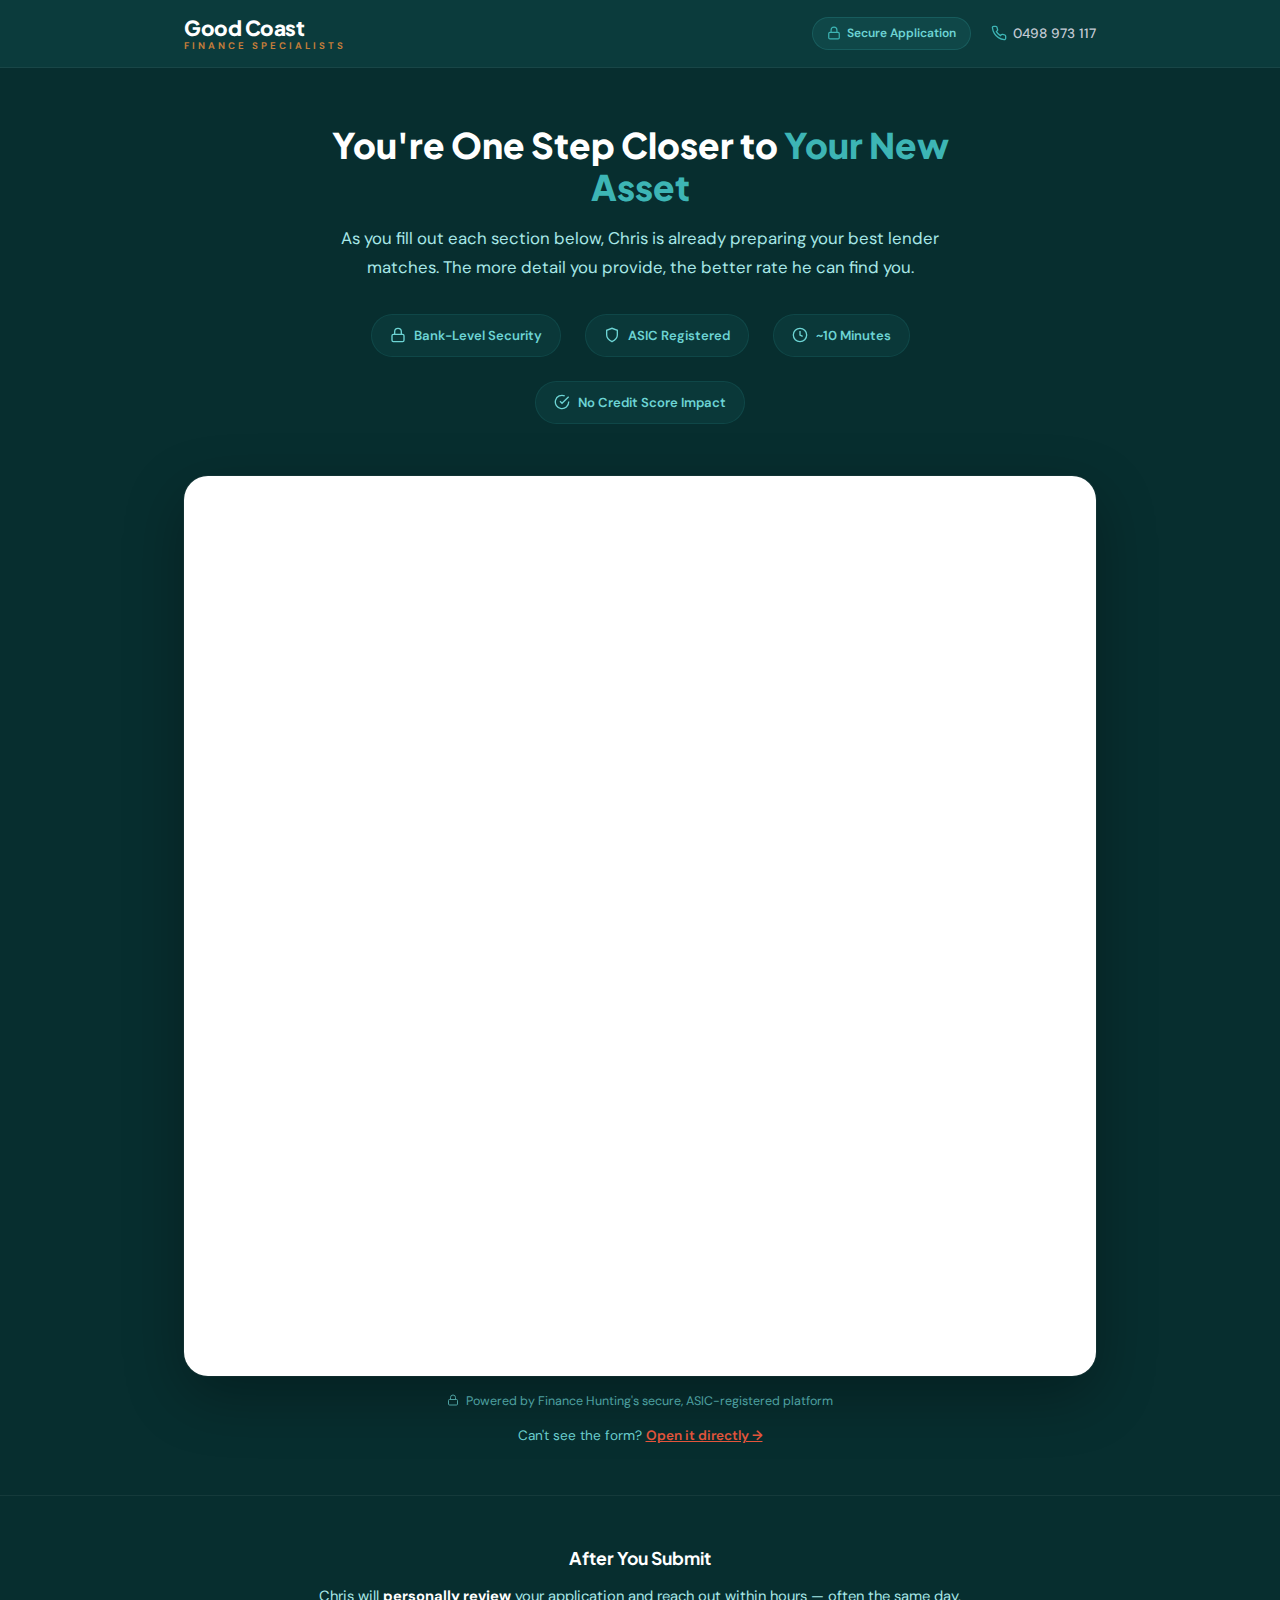
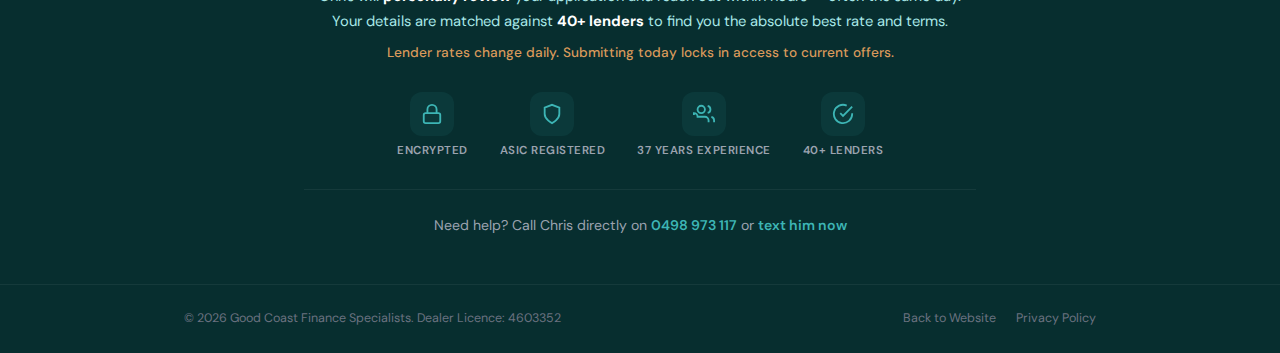
<file: apply.html>
<!DOCTYPE html>
<html lang="en">
<head>
    <meta charset="UTF-8">
    <meta name="viewport" content="width=device-width, initial-scale=1.0">
    <meta name="description" content="Apply for asset and equipment finance with Good Coast Finance Specialists. Secure application powered by Finance Hunting. Same day approvals, 40+ lenders.">
    <title>Apply Now | Good Coast Finance Specialists</title>
    <meta name="robots" content="noindex">

    <!-- Open Graph -->
    <meta property="og:type" content="website">
    <meta property="og:title" content="Apply Now | Good Coast Finance Specialists">
    <meta property="og:description" content="Complete your secure finance application. Same day approvals with 40+ lenders competing for your best rate.">
    <meta property="og:url" content="https://www.goodcoastfinance.com.au/apply">
    <meta property="og:site_name" content="Good Coast Finance Specialists">

    <link rel="preconnect" href="https://fonts.googleapis.com">
    <link rel="preconnect" href="https://fonts.gstatic.com" crossorigin>
    <link href="https://fonts.googleapis.com/css2?family=Plus+Jakarta+Sans:wght@700;800&family=DM+Sans:wght@400;500;600&display=swap" rel="stylesheet">
    <style>
/* ===== RESET & VARIABLES ===== */
*, *::before, *::after { margin: 0; padding: 0; box-sizing: border-box; }

:root {
    --primary-900: #072E2F;
    --primary-800: #0B3B3C;
    --primary-700: #0E4E50;
    --primary-600: #1A6B6D;
    --primary-500: #2A8F8F;
    --primary-400: #3DB5B5;
    --primary-300: #6DD4D4;
    --primary-200: #A8E8E8;
    --surface-900: #1C1F26;
    --surface-800: #252830;
    --cta-primary: #E8573D;
    --cta-primary-hover: #D44A32;
    --success: #2ECC71;
    --copper: #C47D3A;
    --copper-light: #D99A5B;
    --neutral-50: #F7F8FA;
    --neutral-100: #EEF0F4;
    --neutral-200: #DDE1E8;
    --neutral-300: #C4CAD4;
    --neutral-400: #9CA3AF;
    --neutral-500: #6B7280;
    --neutral-600: #4A5568;
    --neutral-700: #374151;
    --neutral-800: #1F2937;
    --neutral-900: #1A1D23;
    --white: #FFFFFF;
    --radius: 12px;
    --radius-lg: 16px;
    --radius-xl: 24px;
}

html { scroll-behavior: smooth; }
body {
    font-family: 'DM Sans', sans-serif;
    background: var(--primary-900);
    color: var(--white);
    line-height: 1.6;
    min-height: 100vh;
    display: flex;
    flex-direction: column;
}

/* ===== HEADER ===== */
.apply-header {
    background: var(--primary-800);
    border-bottom: 1px solid rgba(255,255,255,0.06);
    padding: 16px 0;
    position: sticky;
    top: 0;
    z-index: 100;
}
.apply-header .container {
    max-width: 960px;
    margin: 0 auto;
    padding: 0 24px;
    display: flex;
    align-items: center;
    justify-content: space-between;
}
.header-logo {
    display: flex;
    flex-direction: column;
    line-height: 1.15;
    text-decoration: none;
}
.logo-good {
    font-family: 'Plus Jakarta Sans', sans-serif;
    font-size: 1.3rem;
    font-weight: 800;
    color: var(--white);
    letter-spacing: -0.5px;
}
.logo-finance {
    font-size: 0.6rem;
    font-weight: 700;
    color: var(--copper);
    text-transform: uppercase;
    letter-spacing: 3px;
}
.header-right {
    display: flex;
    align-items: center;
    gap: 20px;
}
.secure-badge {
    display: inline-flex;
    align-items: center;
    gap: 6px;
    padding: 6px 14px;
    background: rgba(42, 143, 143, 0.15);
    border: 1px solid rgba(61, 181, 181, 0.2);
    border-radius: 50px;
    font-size: 0.75rem;
    font-weight: 600;
    color: var(--primary-300);
}
.secure-badge svg {
    width: 14px;
    height: 14px;
    stroke: var(--primary-400);
    fill: none;
}
.header-phone {
    color: var(--neutral-300);
    text-decoration: none;
    font-size: 0.85rem;
    font-weight: 500;
    display: flex;
    align-items: center;
    gap: 6px;
    transition: color 0.2s;
}
.header-phone:hover { color: var(--white); }
.header-phone svg {
    width: 16px;
    height: 16px;
    stroke: var(--primary-400);
    fill: none;
}

/* ===== INTRO SECTION ===== */
.apply-intro {
    padding: 56px 0 40px;
    text-align: center;
}
.apply-intro .container {
    max-width: 720px;
    margin: 0 auto;
    padding: 0 24px;
}
.apply-headline {
    font-family: 'Plus Jakarta Sans', sans-serif;
    font-size: 2.2rem;
    font-weight: 800;
    color: var(--white);
    line-height: 1.2;
    margin-bottom: 16px;
}
.apply-headline span {
    color: var(--primary-400);
}
.apply-subhead {
    font-size: 1.05rem;
    color: var(--primary-200);
    line-height: 1.7;
    margin-bottom: 32px;
    max-width: 600px;
    margin-left: auto;
    margin-right: auto;
}

/* Reassurance strip */
.reassurance-strip {
    display: flex;
    justify-content: center;
    gap: 24px;
    flex-wrap: wrap;
    margin-bottom: 12px;
}
.reassurance-item {
    display: inline-flex;
    align-items: center;
    gap: 8px;
    padding: 10px 18px;
    background: rgba(42, 143, 143, 0.1);
    border: 1px solid rgba(61, 181, 181, 0.12);
    border-radius: 50px;
    font-size: 0.82rem;
    font-weight: 600;
    color: var(--primary-300);
}
.reassurance-item svg {
    width: 16px;
    height: 16px;
    flex-shrink: 0;
}

/* ===== IFRAME SECTION ===== */
.apply-form-section {
    padding: 0 0 48px;
    flex: 1;
}
.apply-form-section .container {
    max-width: 960px;
    margin: 0 auto;
    padding: 0 24px;
}
.iframe-wrapper {
    background: var(--white);
    border-radius: var(--radius-xl);
    box-shadow: 0 20px 60px rgba(0,0,0,0.3), 0 0 0 1px rgba(255,255,255,0.05);
    overflow: hidden;
    position: relative;
}
.iframe-wrapper iframe {
    width: 100%;
    min-height: 900px;
    border: none;
    display: block;
}
.iframe-loading {
    position: absolute;
    top: 0;
    left: 0;
    right: 0;
    bottom: 0;
    display: flex;
    flex-direction: column;
    align-items: center;
    justify-content: center;
    gap: 16px;
    background: var(--white);
    z-index: 2;
    transition: opacity 0.4s ease;
}
.iframe-loading.hidden {
    opacity: 0;
    pointer-events: none;
}
.loading-spinner {
    width: 40px;
    height: 40px;
    border: 3px solid var(--neutral-200);
    border-top-color: var(--primary-600);
    border-radius: 50%;
    animation: spin 0.8s linear infinite;
}
@keyframes spin { to { transform: rotate(360deg); } }
.loading-text {
    font-size: 0.9rem;
    color: var(--neutral-500);
    font-weight: 500;
}
.iframe-powered {
    text-align: center;
    margin-top: 16px;
    font-size: 0.78rem;
    color: var(--primary-300);
    opacity: 0.7;
}
.iframe-powered svg {
    width: 12px;
    height: 12px;
    vertical-align: -1px;
    margin-right: 4px;
    stroke: currentColor;
    fill: none;
}

/* ===== TRUST FOOTER ===== */
.apply-trust-section {
    padding: 48px 0;
    border-top: 1px solid rgba(255,255,255,0.06);
}
.apply-trust-section .container {
    max-width: 720px;
    margin: 0 auto;
    padding: 0 24px;
    text-align: center;
}
.trust-heading {
    font-family: 'Plus Jakarta Sans', sans-serif;
    font-size: 1.1rem;
    font-weight: 700;
    color: var(--white);
    margin-bottom: 12px;
}
.trust-copy {
    font-size: 0.92rem;
    color: var(--primary-200);
    line-height: 1.7;
    margin-bottom: 8px;
}
.trust-copy strong {
    color: var(--white);
}
.trust-urgency {
    font-size: 0.85rem;
    color: var(--copper-light);
    font-weight: 500;
    margin-bottom: 28px;
}
.trust-badges {
    display: flex;
    justify-content: center;
    gap: 32px;
    flex-wrap: wrap;
    margin-bottom: 28px;
}
.trust-badge {
    display: flex;
    flex-direction: column;
    align-items: center;
    gap: 6px;
}
.trust-badge-icon {
    width: 44px;
    height: 44px;
    border-radius: 12px;
    background: rgba(42, 143, 143, 0.12);
    display: flex;
    align-items: center;
    justify-content: center;
}
.trust-badge-icon svg {
    width: 22px;
    height: 22px;
    stroke: var(--primary-400);
    fill: none;
}
.trust-badge-label {
    font-size: 0.72rem;
    font-weight: 600;
    color: var(--neutral-400);
    text-transform: uppercase;
    letter-spacing: 0.5px;
}
.help-line {
    padding-top: 24px;
    border-top: 1px solid rgba(255,255,255,0.06);
}
.help-line p {
    font-size: 0.88rem;
    color: var(--neutral-400);
}
.help-line a {
    color: var(--primary-400);
    text-decoration: none;
    font-weight: 600;
}
.help-line a:hover { text-decoration: underline; }

/* ===== MINIMAL FOOTER ===== */
.apply-footer {
    padding: 24px 0;
    border-top: 1px solid rgba(255,255,255,0.06);
    background: var(--primary-900);
}
.apply-footer .container {
    max-width: 960px;
    margin: 0 auto;
    padding: 0 24px;
    display: flex;
    justify-content: space-between;
    align-items: center;
    flex-wrap: wrap;
    gap: 12px;
}
.footer-copy {
    font-size: 0.78rem;
    color: var(--neutral-500);
}
.footer-links {
    display: flex;
    gap: 20px;
}
.footer-links a {
    font-size: 0.78rem;
    color: var(--neutral-500);
    text-decoration: none;
    transition: color 0.2s;
}
.footer-links a:hover { color: var(--primary-400); }

/* ===== RESPONSIVE ===== */
@media (max-width: 768px) {
    .apply-header .container { flex-wrap: wrap; gap: 12px; }
    .header-right { width: 100%; justify-content: space-between; }
    .apply-headline { font-size: 1.7rem; }
    .reassurance-strip { gap: 10px; }
    .reassurance-item { padding: 8px 14px; font-size: 0.76rem; }
    .iframe-wrapper iframe { min-height: 700px; }
    .trust-badges { gap: 20px; }
}
@media (max-width: 480px) {
    .apply-intro { padding: 40px 0 28px; }
    .apply-headline { font-size: 1.45rem; }
    .apply-subhead { font-size: 0.95rem; }
    .reassurance-item { padding: 7px 12px; font-size: 0.72rem; }
    .header-phone span { display: none; }
    .apply-footer .container { flex-direction: column; text-align: center; }
}
    </style>
</head>
<body>

    <!-- Branded Header -->
    <header class="apply-header">
        <div class="container">
            <a href="index.html" class="header-logo">
                <span class="logo-good">Good Coast</span>
                <span class="logo-finance">Finance Specialists</span>
            </a>
            <div class="header-right">
                <span class="secure-badge">
                    <svg viewBox="0 0 24 24" stroke-width="2"><rect x="3" y="11" width="18" height="11" rx="2" ry="2"/><path d="M7 11V7a5 5 0 0110 0v4"/></svg>
                    Secure Application
                </span>
                <a href="tel:0498973117" class="header-phone">
                    <svg viewBox="0 0 24 24" stroke-width="2"><path d="M22 16.92v3a2 2 0 01-2.18 2 19.79 19.79 0 01-8.63-3.07 19.5 19.5 0 01-6-6 19.79 19.79 0 01-3.07-8.67A2 2 0 014.11 2h3a2 2 0 012 1.72c.127.96.361 1.903.7 2.81a2 2 0 01-.45 2.11L8.09 9.91a16 16 0 006 6l1.27-1.27a2 2 0 012.11-.45c.907.339 1.85.573 2.81.7A2 2 0 0122 16.92z"/></svg>
                    <span>0498 973 117</span>
                </a>
            </div>
        </div>
    </header>

    <!-- Intro Section -->
    <section class="apply-intro">
        <div class="container">
            <h1 class="apply-headline">You're One Step Closer to <span>Your New Asset</span></h1>
            <p class="apply-subhead">As you fill out each section below, Chris is already preparing your best lender matches. The more detail you provide, the better rate he can find you.</p>
            <div class="reassurance-strip">
                <span class="reassurance-item">
                    <svg viewBox="0 0 24 24" fill="none" stroke="currentColor" stroke-width="2"><rect x="3" y="11" width="18" height="11" rx="2" ry="2"/><path d="M7 11V7a5 5 0 0110 0v4"/></svg>
                    Bank-Level Security
                </span>
                <span class="reassurance-item">
                    <svg viewBox="0 0 24 24" fill="none" stroke="currentColor" stroke-width="2"><path d="M12 22s8-4 8-10V5l-8-3-8 3v7c0 6 8 10 8 10z"/></svg>
                    ASIC Registered
                </span>
                <span class="reassurance-item">
                    <svg viewBox="0 0 24 24" fill="none" stroke="currentColor" stroke-width="2"><circle cx="12" cy="12" r="10"/><path d="M12 6v6l4 2"/></svg>
                    ~10 Minutes
                </span>
                <span class="reassurance-item">
                    <svg viewBox="0 0 24 24" fill="none" stroke="currentColor" stroke-width="2"><path d="M22 11.08V12a10 10 0 11-5.93-9.14"/><path d="M22 4L12 14.01l-3-3"/></svg>
                    No Credit Score Impact
                </span>
            </div>
        </div>
    </section>

    <!-- Application Form (iframe) -->
    <section class="apply-form-section">
        <div class="container">
            <div class="iframe-wrapper">
                <div class="iframe-loading" id="iframeLoading">
                    <div class="loading-spinner"></div>
                    <span class="loading-text">Loading secure application...</span>
                </div>
                <iframe
                    src="https://financehunting.com/chris/"
                    title="Finance Application Form"
                    loading="lazy"
                    allow="clipboard-write"
                    id="applicationFrame"
                ></iframe>
            </div>
            <p class="iframe-powered">
                <svg viewBox="0 0 24 24" stroke-width="2"><rect x="3" y="11" width="18" height="11" rx="2" ry="2"/><path d="M7 11V7a5 5 0 0110 0v4"/></svg>
                Powered by Finance Hunting's secure, ASIC-registered platform
            </p>
            <p style="text-align:center; margin-top:14px; font-size:0.85rem; color:var(--primary-300);">
                Can't see the form?
                <a href="https://financehunting.com/chris/" target="_blank" rel="noopener"
                   style="color:var(--cta-primary); font-weight:600; text-decoration:underline;">
                    Open it directly &rarr;
                </a>
            </p>
        </div>
    </section>

    <!-- Trust & Next Steps -->
    <section class="apply-trust-section">
        <div class="container">
            <h2 class="trust-heading">After You Submit</h2>
            <p class="trust-copy">Chris will <strong>personally review</strong> your application and reach out within hours &mdash; often the same day. Your details are matched against <strong>40+ lenders</strong> to find you the absolute best rate and terms.</p>
            <p class="trust-urgency">Lender rates change daily. Submitting today locks in access to current offers.</p>
            <div class="trust-badges">
                <div class="trust-badge">
                    <div class="trust-badge-icon">
                        <svg viewBox="0 0 24 24" stroke-width="2"><rect x="3" y="11" width="18" height="11" rx="2" ry="2"/><path d="M7 11V7a5 5 0 0110 0v4"/></svg>
                    </div>
                    <span class="trust-badge-label">Encrypted</span>
                </div>
                <div class="trust-badge">
                    <div class="trust-badge-icon">
                        <svg viewBox="0 0 24 24" stroke-width="2"><path d="M12 22s8-4 8-10V5l-8-3-8 3v7c0 6 8 10 8 10z"/></svg>
                    </div>
                    <span class="trust-badge-label">ASIC Registered</span>
                </div>
                <div class="trust-badge">
                    <div class="trust-badge-icon">
                        <svg viewBox="0 0 24 24" stroke-width="2"><path d="M17 21v-2a4 4 0 00-4-4H5a4 4 0 00-4-4v2"/><circle cx="9" cy="7" r="4"/><path d="M23 21v-2a4 4 0 00-3-3.87"/><path d="M16 3.13a4 4 0 010 7.75"/></svg>
                    </div>
                    <span class="trust-badge-label">37 Years Experience</span>
                </div>
                <div class="trust-badge">
                    <div class="trust-badge-icon">
                        <svg viewBox="0 0 24 24" stroke-width="2"><path d="M22 11.08V12a10 10 0 11-5.93-9.14"/><path d="M22 4L12 14.01l-3-3"/></svg>
                    </div>
                    <span class="trust-badge-label">40+ Lenders</span>
                </div>
            </div>
            <div class="help-line">
                <p>Need help? Call Chris directly on <a href="tel:0498973117">0498 973 117</a> or <a href="sms:0498973117">text him now</a></p>
            </div>
        </div>
    </section>

    <!-- Minimal Footer -->
    <footer class="apply-footer">
        <div class="container">
            <span class="footer-copy">&copy; 2026 Good Coast Finance Specialists. Dealer Licence: 4603352</span>
            <div class="footer-links">
                <a href="index.html">Back to Website</a>
                <a href="#">Privacy Policy</a>
            </div>
        </div>
    </footer>

    <script>
    const iframe = document.getElementById('applicationFrame');
    const loading = document.getElementById('iframeLoading');
    iframe.addEventListener('load', () => {
        loading.classList.add('hidden');
    });
    // Fallback: hide spinner after 8 seconds regardless
    setTimeout(() => {
        loading.classList.add('hidden');
    }, 8000);
    </script>
</body>
</html>
</file>
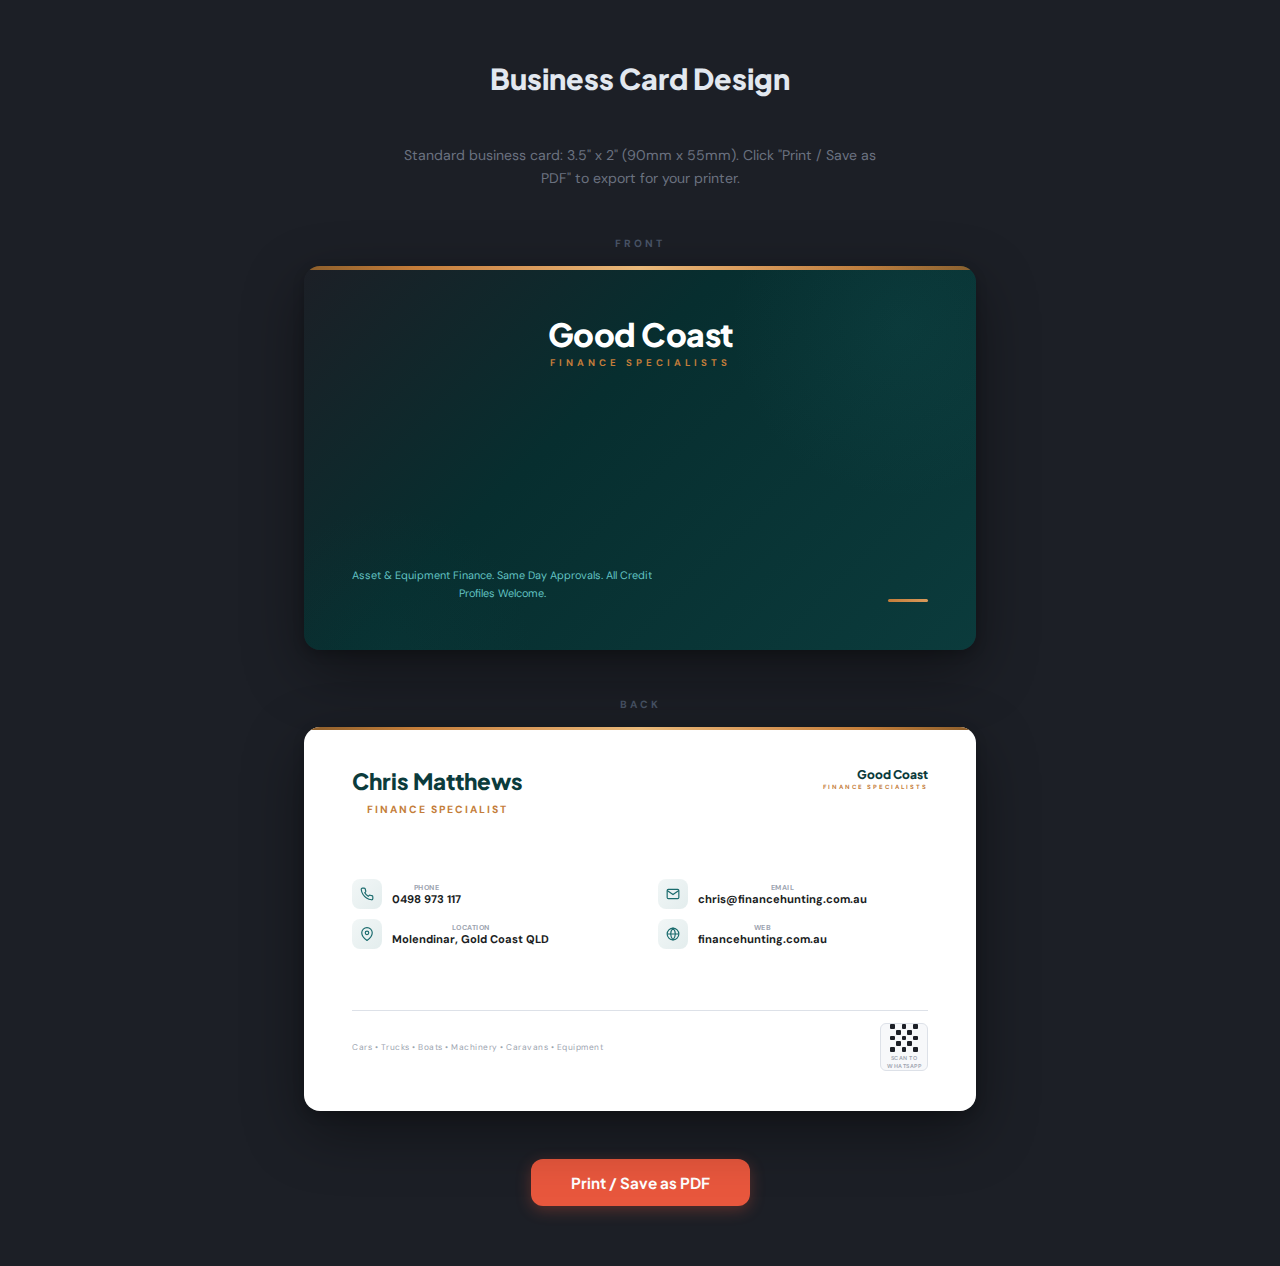
<file: business-card.html>
<!DOCTYPE html>
<html lang="en">
<head>
    <meta charset="UTF-8">
    <meta name="viewport" content="width=device-width, initial-scale=1.0">
    <title>Good Coast Finance Specialists - Business Cards</title>
    <link href="https://fonts.googleapis.com/css2?family=Plus+Jakarta+Sans:wght@400;500;600;700;800&family=DM+Sans:wght@400;500;600;700&display=swap" rel="stylesheet">
    <style>
        * { margin: 0; padding: 0; box-sizing: border-box; }

        body {
            font-family: 'DM Sans', sans-serif;
            background: #1C1F26;
            padding: 60px 40px;
            display: flex;
            flex-direction: column;
            align-items: center;
            gap: 48px;
            min-height: 100vh;
        }

        h1 {
            font-family: 'Plus Jakarta Sans', sans-serif;
            font-size: 1.8rem;
            color: #e2e8f0;
            font-weight: 800;
        }

        .instructions {
            color: #6B7280;
            font-size: 0.88rem;
            text-align: center;
            max-width: 480px;
            line-height: 1.6;
        }

        .card-pair {
            display: flex;
            gap: 48px;
            flex-wrap: wrap;
            justify-content: center;
        }

        .card-wrapper { text-align: center; }

        .card-label {
            font-size: 0.65rem;
            color: #4A5568;
            text-transform: uppercase;
            letter-spacing: 3px;
            margin-bottom: 16px;
            font-weight: 700;
        }

        /* 3.5in x 2in at 2x = 672px x 384px */
        .card {
            width: 672px;
            height: 384px;
            border-radius: 16px;
            overflow: hidden;
            box-shadow: 0 20px 60px rgba(0,0,0,0.4), 0 4px 12px rgba(0,0,0,0.2);
            position: relative;
        }

        /* ===== FRONT ===== */
        .card-front {
            background: linear-gradient(135deg, #1C1F26 0%, #072E2F 40%, #0B3B3C 100%);
            padding: 48px;
            display: flex;
            flex-direction: column;
            justify-content: space-between;
            position: relative;
            overflow: hidden;
        }

        /* Copper foil accent line */
        .card-front::before {
            content: '';
            position: absolute;
            top: 0;
            left: 0;
            right: 0;
            height: 4px;
            background: linear-gradient(90deg, #8B5E2B, #C47D3A, #D99A5B, #E8B87A, #D99A5B, #C47D3A, #8B5E2B);
        }

        /* Ambient glow */
        .card-front::after {
            content: '';
            position: absolute;
            top: -30%;
            right: -15%;
            width: 350px;
            height: 350px;
            background: radial-gradient(circle, rgba(42,143,143,0.08) 0%, transparent 70%);
            border-radius: 50%;
        }

        .front-glow-2 {
            position: absolute;
            bottom: -40%;
            left: -10%;
            width: 300px;
            height: 300px;
            background: radial-gradient(circle, rgba(26,107,109,0.06) 0%, transparent 70%);
            border-radius: 50%;
        }

        .card-front-top { position: relative; z-index: 1; }

        .card-brand {
            display: flex;
            flex-direction: column;
            gap: 2px;
        }

        .card-brand-name {
            font-family: 'Plus Jakarta Sans', sans-serif;
            font-size: 2rem;
            font-weight: 800;
            color: #ffffff;
            letter-spacing: -0.5px;
        }

        .card-brand-sub {
            font-size: 0.6rem;
            font-weight: 700;
            color: #C47D3A;
            text-transform: uppercase;
            letter-spacing: 4px;
        }

        .card-front-bottom {
            position: relative;
            z-index: 1;
            display: flex;
            justify-content: space-between;
            align-items: flex-end;
        }

        .card-tagline {
            font-size: 0.68rem;
            color: #6DD4D4;
            max-width: 300px;
            line-height: 1.6;
            opacity: 0.9;
        }

        .card-accent-bar {
            width: 40px;
            height: 3px;
            background: linear-gradient(90deg, #C47D3A, #D99A5B);
            border-radius: 2px;
        }

        /* ===== BACK ===== */
        .card-back {
            background: #ffffff;
            padding: 40px 48px;
            display: flex;
            flex-direction: column;
            justify-content: space-between;
            position: relative;
        }

        /* Copper top line on back too */
        .card-back::before {
            content: '';
            position: absolute;
            top: 0;
            left: 0;
            right: 0;
            height: 3px;
            background: linear-gradient(90deg, #8B5E2B, #C47D3A, #D99A5B, #E8B87A, #D99A5B, #C47D3A, #8B5E2B);
        }

        .back-top {
            display: flex;
            justify-content: space-between;
            align-items: flex-start;
        }

        .back-person h2 {
            font-family: 'Plus Jakarta Sans', sans-serif;
            font-size: 1.4rem;
            font-weight: 800;
            color: #0B3B3C;
            margin-bottom: 2px;
        }

        .back-person-title {
            font-size: 0.65rem;
            color: #C47D3A;
            font-weight: 700;
            text-transform: uppercase;
            letter-spacing: 2px;
        }

        .back-mini-logo {
            display: flex;
            flex-direction: column;
            align-items: flex-end;
            gap: 1px;
        }

        .back-mini-logo .mn {
            font-family: 'Plus Jakarta Sans', sans-serif;
            font-size: 0.75rem;
            font-weight: 800;
            color: #0B3B3C;
        }

        .back-mini-logo .ms {
            font-size: 0.38rem;
            font-weight: 700;
            color: #C47D3A;
            text-transform: uppercase;
            letter-spacing: 2px;
        }

        .back-details {
            display: grid;
            grid-template-columns: 1fr 1fr;
            gap: 10px 36px;
        }

        .back-detail {
            display: flex;
            align-items: center;
            gap: 10px;
        }

        .back-detail-icon {
            width: 30px;
            height: 30px;
            background: linear-gradient(135deg, rgba(26,107,109,0.06), rgba(26,107,109,0.12));
            border-radius: 8px;
            display: flex;
            align-items: center;
            justify-content: center;
            flex-shrink: 0;
        }

        .back-detail-icon svg { width: 14px; height: 14px; color: #1A6B6D; }

        .back-detail-text { display: flex; flex-direction: column; }

        .back-detail-label {
            font-size: 0.45rem;
            color: #9CA3AF;
            text-transform: uppercase;
            letter-spacing: 0.5px;
            font-weight: 700;
        }

        .back-detail-value {
            font-size: 0.7rem;
            color: #1A1D23;
            font-weight: 700;
        }

        .back-bottom {
            display: flex;
            justify-content: space-between;
            align-items: center;
            padding-top: 12px;
            border-top: 1px solid #DDE1E8;
        }

        .back-services {
            font-size: 0.52rem;
            color: #9CA3AF;
            letter-spacing: 0.5px;
        }

        .back-qr {
            width: 48px;
            height: 48px;
            background: #F7F8FA;
            border: 1px solid #DDE1E8;
            border-radius: 6px;
            display: flex;
            align-items: center;
            justify-content: center;
            flex-direction: column;
        }

        .back-qr-grid {
            display: grid;
            grid-template-columns: repeat(5, 1fr);
            gap: 1px;
            width: 28px;
            height: 28px;
        }

        .back-qr-grid span {
            width: 100%;
            height: 100%;
            background: #1C1F26;
            border-radius: 1px;
        }

        .back-qr-grid span:nth-child(2),
        .back-qr-grid span:nth-child(4),
        .back-qr-grid span:nth-child(6),
        .back-qr-grid span:nth-child(8),
        .back-qr-grid span:nth-child(10),
        .back-qr-grid span:nth-child(12),
        .back-qr-grid span:nth-child(14),
        .back-qr-grid span:nth-child(16),
        .back-qr-grid span:nth-child(18),
        .back-qr-grid span:nth-child(20),
        .back-qr-grid span:nth-child(22),
        .back-qr-grid span:nth-child(24) {
            background: transparent;
        }

        .back-qr-label {
            font-size: 0.35rem;
            color: #9CA3AF;
            text-transform: uppercase;
            letter-spacing: 0.5px;
            margin-top: 2px;
            font-weight: 600;
        }

        /* Print */
        .print-btn {
            padding: 14px 40px;
            background: #E8573D;
            color: #ffffff;
            border: none;
            border-radius: 12px;
            font-family: 'Plus Jakarta Sans', sans-serif;
            font-size: 0.95rem;
            font-weight: 700;
            cursor: pointer;
            transition: all 0.3s;
            box-shadow: 0 4px 15px rgba(232, 87, 61, 0.3);
        }

        .print-btn:hover {
            transform: translateY(-2px);
            box-shadow: 0 8px 25px rgba(232, 87, 61, 0.4);
        }

        @media print {
            body { background: white; padding: 20px; }
            h1, .instructions, .print-btn { display: none; }
            .card { box-shadow: none; border: 1px solid #DDE1E8; }
        }
    </style>
</head>
<body>

    <h1>Business Card Design</h1>
    <p class="instructions">Standard business card: 3.5" x 2" (90mm x 55mm). Click "Print / Save as PDF" to export for your printer.</p>

    <div class="card-pair">
        <div class="card-wrapper">
            <div class="card-label">Front</div>
            <div class="card card-front">
                <div class="front-glow-2"></div>
                <div class="card-front-top">
                    <div class="card-brand">
                        <span class="card-brand-name">Good Coast</span>
                        <span class="card-brand-sub">Finance Specialists</span>
                    </div>
                </div>
                <div class="card-front-bottom">
                    <p class="card-tagline">Asset &amp; Equipment Finance. Same Day Approvals. All Credit Profiles Welcome.</p>
                    <div class="card-accent-bar"></div>
                </div>
            </div>
        </div>

        <div class="card-wrapper">
            <div class="card-label">Back</div>
            <div class="card card-back">
                <div class="back-top">
                    <div class="back-person">
                        <h2>Chris Matthews</h2>
                        <span class="back-person-title">Finance Specialist</span>
                    </div>
                    <div class="back-mini-logo">
                        <span class="mn">Good Coast</span>
                        <span class="ms">Finance Specialists</span>
                    </div>
                </div>

                <div class="back-details">
                    <div class="back-detail">
                        <div class="back-detail-icon">
                            <svg viewBox="0 0 24 24" fill="none" stroke="currentColor" stroke-width="2"><path d="M22 16.92v3a2 2 0 01-2.18 2 19.79 19.79 0 01-8.63-3.07 19.5 19.5 0 01-6-6 19.79 19.79 0 01-3.07-8.67A2 2 0 014.11 2h3a2 2 0 012 1.72c.127.96.361 1.903.7 2.81a2 2 0 01-.45 2.11L8.09 9.91a16 16 0 006 6l1.27-1.27a2 2 0 012.11-.45c.907.339 1.85.573 2.81.7A2 2 0 0122 16.92z"/></svg>
                        </div>
                        <div class="back-detail-text">
                            <span class="back-detail-label">Phone</span>
                            <span class="back-detail-value">0498 973 117</span>
                        </div>
                    </div>
                    <div class="back-detail">
                        <div class="back-detail-icon">
                            <svg viewBox="0 0 24 24" fill="none" stroke="currentColor" stroke-width="2"><path d="M4 4h16c1.1 0 2 .9 2 2v12c0 1.1-.9 2-2 2H4c-1.1 0-2-.9-2-2V6c0-1.1.9-2 2-2z"/><path d="M22 6l-10 7L2 6"/></svg>
                        </div>
                        <div class="back-detail-text">
                            <span class="back-detail-label">Email</span>
                            <span class="back-detail-value">chris@financehunting.com.au</span>
                        </div>
                    </div>
                    <div class="back-detail">
                        <div class="back-detail-icon">
                            <svg viewBox="0 0 24 24" fill="none" stroke="currentColor" stroke-width="2"><path d="M21 10c0 7-9 13-9 13s-9-6-9-13a9 9 0 0118 0z"/><circle cx="12" cy="10" r="3"/></svg>
                        </div>
                        <div class="back-detail-text">
                            <span class="back-detail-label">Location</span>
                            <span class="back-detail-value">Molendinar, Gold Coast QLD</span>
                        </div>
                    </div>
                    <div class="back-detail">
                        <div class="back-detail-icon">
                            <svg viewBox="0 0 24 24" fill="none" stroke="currentColor" stroke-width="2"><circle cx="12" cy="12" r="10"/><path d="M2 12h20M12 2a15.3 15.3 0 014 10 15.3 15.3 0 01-4 10 15.3 15.3 0 01-4-10 15.3 15.3 0 014-10z"/></svg>
                        </div>
                        <div class="back-detail-text">
                            <span class="back-detail-label">Web</span>
                            <span class="back-detail-value">financehunting.com.au</span>
                        </div>
                    </div>
                </div>

                <div class="back-bottom">
                    <span class="back-services">Cars &bull; Trucks &bull; Boats &bull; Machinery &bull; Caravans &bull; Equipment</span>
                    <div class="back-qr">
                        <div class="back-qr-grid">
                            <span></span><span></span><span></span><span></span><span></span>
                            <span></span><span></span><span></span><span></span><span></span>
                            <span></span><span></span><span></span><span></span><span></span>
                            <span></span><span></span><span></span><span></span><span></span>
                            <span></span><span></span><span></span><span></span><span></span>
                        </div>
                        <span class="back-qr-label">Scan to WhatsApp</span>
                    </div>
                </div>
            </div>
        </div>
    </div>

    <button class="print-btn" onclick="window.print()">Print / Save as PDF</button>

</body>
</html>
</file>
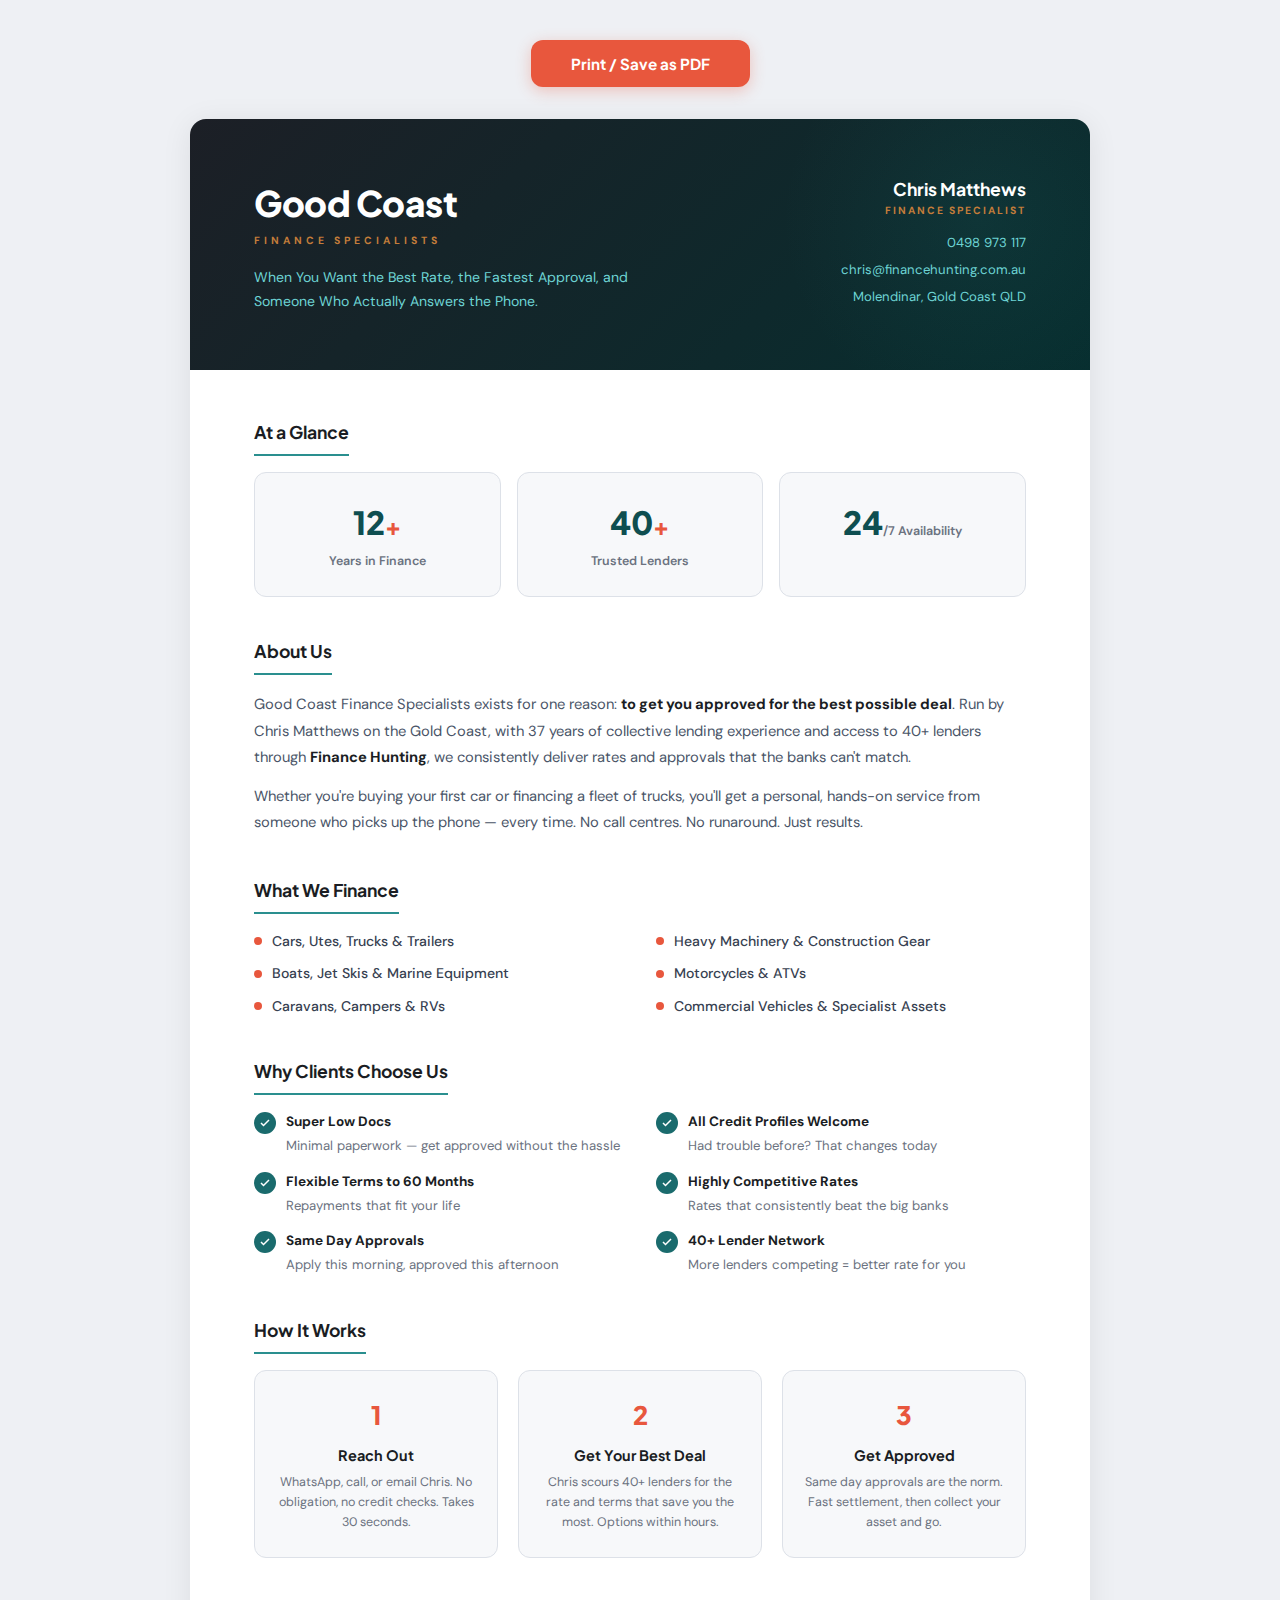
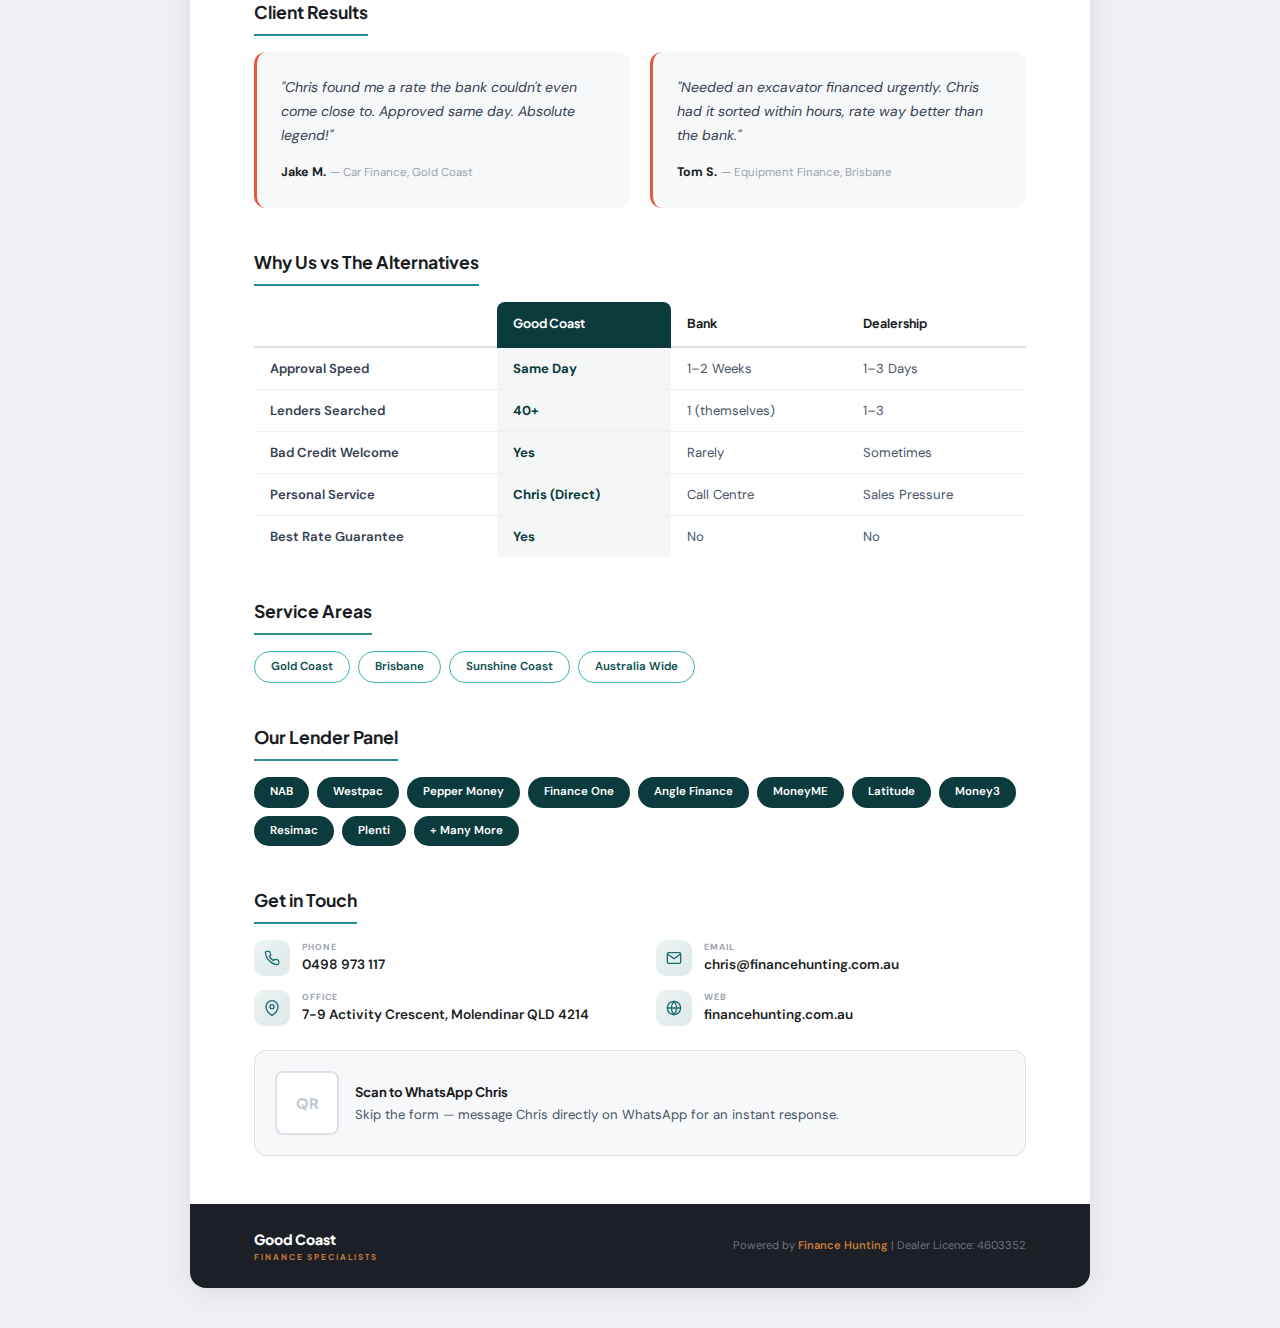
<file: business-profile.html>
<!DOCTYPE html>
<html lang="en">
<head>
    <meta charset="UTF-8">
    <meta name="viewport" content="width=device-width, initial-scale=1.0">
    <title>Good Coast Finance Specialists - Business Profile</title>
    <link href="https://fonts.googleapis.com/css2?family=Plus+Jakarta+Sans:wght@400;500;600;700;800&family=DM+Sans:wght@400;500;600;700&display=swap" rel="stylesheet">
    <style>
        * { margin: 0; padding: 0; box-sizing: border-box; }

        :root {
            --primary-900: #072E2F;
            --primary-800: #0B3B3C;
            --primary-700: #0E4E50;
            --primary-600: #1A6B6D;
            --primary-500: #2A8F8F;
            --primary-400: #3DB5B5;
            --primary-300: #6DD4D4;
            --surface-900: #1C1F26;
            --cta-primary: #E8573D;
            --copper: #C47D3A;
            --copper-light: #D99A5B;
            --success: #2ECC71;
            --neutral-50: #F7F8FA;
            --neutral-100: #EEF0F4;
            --neutral-200: #DDE1E8;
            --neutral-300: #C4CAD4;
            --neutral-400: #9CA3AF;
            --neutral-500: #6B7280;
            --neutral-600: #4A5568;
            --neutral-700: #374151;
            --neutral-800: #1F2937;
            --neutral-900: #1A1D23;
            --white: #FFFFFF;
        }

        body {
            font-family: 'DM Sans', -apple-system, BlinkMacSystemFont, sans-serif;
            background: var(--neutral-100);
            padding: 40px 20px;
            color: var(--neutral-600);
            line-height: 1.6;
            -webkit-font-smoothing: antialiased;
        }

        .print-controls {
            text-align: center;
            margin-bottom: 32px;
        }

        .print-btn {
            padding: 14px 40px;
            background: var(--cta-primary);
            color: var(--white);
            border: none;
            border-radius: 12px;
            font-family: 'Plus Jakarta Sans', sans-serif;
            font-size: 0.95rem;
            font-weight: 700;
            cursor: pointer;
            transition: all 0.3s;
            box-shadow: 0 4px 15px rgba(232, 87, 61, 0.3);
        }

        .print-btn:hover {
            transform: translateY(-2px);
            box-shadow: 0 8px 25px rgba(232, 87, 61, 0.4);
        }

        .profile {
            max-width: 900px;
            margin: 0 auto;
            background: var(--white);
            border-radius: 16px;
            overflow: hidden;
            box-shadow: 0 4px 30px rgba(0,0,0,0.08);
        }

        /* ===== HEADER ===== */
        .profile-header {
            background: linear-gradient(135deg, var(--surface-900), var(--primary-900));
            padding: 56px 64px;
            position: relative;
            overflow: hidden;
        }

        .profile-header::after {
            content: '';
            position: absolute;
            top: -40%;
            right: -10%;
            width: 400px;
            height: 400px;
            background: radial-gradient(circle, rgba(42,143,143,0.1) 0%, transparent 70%);
            border-radius: 50%;
        }

        .header-content {
            display: flex;
            justify-content: space-between;
            align-items: flex-start;
            position: relative;
            z-index: 1;
        }

        .header-brand h1 {
            font-family: 'Plus Jakarta Sans', sans-serif;
            font-size: 2.2rem;
            font-weight: 800;
            color: var(--white);
            letter-spacing: -0.5px;
            margin-bottom: 2px;
        }

        .header-brand-sub {
            font-size: 0.65rem;
            font-weight: 700;
            color: var(--copper);
            text-transform: uppercase;
            letter-spacing: 4px;
        }

        .header-tagline {
            font-size: 0.88rem;
            color: var(--primary-300);
            max-width: 380px;
            margin-top: 16px;
            line-height: 1.7;
        }

        .header-contact {
            text-align: right;
            color: var(--primary-300);
            font-size: 0.82rem;
        }

        .header-contact strong {
            display: block;
            font-family: 'Plus Jakarta Sans', sans-serif;
            font-size: 1.1rem;
            font-weight: 700;
            color: var(--white);
        }

        .header-contact-title {
            font-size: 0.65rem;
            color: var(--copper);
            text-transform: uppercase;
            letter-spacing: 2px;
            font-weight: 700;
            margin-bottom: 12px;
        }

        .header-contact-item { margin-top: 6px; }

        /* ===== BODY ===== */
        .profile-body {
            padding: 48px 64px;
        }

        .profile-section {
            margin-bottom: 40px;
        }

        .profile-section:last-child { margin-bottom: 0; }

        .profile-section-title {
            font-family: 'Plus Jakarta Sans', sans-serif;
            font-size: 1.1rem;
            font-weight: 700;
            color: var(--neutral-900);
            margin-bottom: 16px;
            padding-bottom: 8px;
            border-bottom: 2px solid var(--primary-500);
            display: inline-block;
        }

        /* At a Glance */
        .glance-grid {
            display: grid;
            grid-template-columns: repeat(3, 1fr);
            gap: 16px;
        }

        .glance-card {
            text-align: center;
            padding: 24px 16px;
            background: var(--neutral-50);
            border-radius: 12px;
            border: 1px solid var(--neutral-200);
        }

        .glance-number {
            font-family: 'Plus Jakarta Sans', sans-serif;
            font-size: 2rem;
            font-weight: 800;
            color: var(--primary-700);
        }

        .glance-plus {
            font-family: 'Plus Jakarta Sans', sans-serif;
            font-size: 1.5rem;
            font-weight: 800;
            color: var(--cta-primary);
        }

        .glance-label {
            font-size: 0.78rem;
            color: var(--neutral-500);
            margin-top: 4px;
            font-weight: 600;
        }

        /* About */
        .about-text {
            font-size: 0.92rem;
            color: var(--neutral-600);
            line-height: 1.8;
        }

        .about-text strong { color: var(--neutral-900); }

        /* Services Grid */
        .services-list {
            display: grid;
            grid-template-columns: 1fr 1fr;
            gap: 10px 32px;
        }

        .service-item {
            display: flex;
            align-items: center;
            gap: 10px;
            font-size: 0.88rem;
            color: var(--neutral-700);
            font-weight: 500;
        }

        .service-dot {
            width: 8px;
            height: 8px;
            background: var(--cta-primary);
            border-radius: 50%;
            flex-shrink: 0;
        }

        /* USP Grid */
        .usp-grid {
            display: grid;
            grid-template-columns: 1fr 1fr;
            gap: 14px 32px;
        }

        .usp-item {
            display: flex;
            align-items: flex-start;
            gap: 10px;
            font-size: 0.85rem;
        }

        .usp-check {
            width: 22px;
            height: 22px;
            background: var(--primary-600);
            border-radius: 50%;
            display: flex;
            align-items: center;
            justify-content: center;
            flex-shrink: 0;
            margin-top: 1px;
        }

        .usp-check svg { width: 12px; height: 12px; stroke: var(--white); }

        .usp-text strong {
            display: block;
            color: var(--neutral-900);
            font-weight: 700;
            margin-bottom: 2px;
        }

        .usp-text span { color: var(--neutral-500); font-size: 0.82rem; }

        /* Process Steps */
        .process-grid {
            display: grid;
            grid-template-columns: repeat(3, 1fr);
            gap: 20px;
        }

        .process-step {
            text-align: center;
            padding: 24px 16px;
            background: var(--neutral-50);
            border-radius: 12px;
            border: 1px solid var(--neutral-200);
        }

        .process-number {
            font-family: 'Plus Jakarta Sans', sans-serif;
            font-size: 1.6rem;
            font-weight: 800;
            color: var(--cta-primary);
            margin-bottom: 8px;
        }

        .process-step h4 {
            font-family: 'Plus Jakarta Sans', sans-serif;
            font-size: 0.9rem;
            font-weight: 700;
            color: var(--neutral-900);
            margin-bottom: 6px;
        }

        .process-step p {
            font-size: 0.78rem;
            color: var(--neutral-500);
            line-height: 1.6;
        }

        /* Testimonials */
        .testimonial-grid {
            display: grid;
            grid-template-columns: 1fr 1fr;
            gap: 20px;
        }

        .profile-testimonial {
            padding: 24px;
            background: var(--neutral-50);
            border-radius: 12px;
            border-left: 3px solid var(--cta-primary);
        }

        .profile-testimonial p {
            font-size: 0.88rem;
            color: var(--neutral-700);
            font-style: italic;
            line-height: 1.7;
            margin-bottom: 10px;
        }

        .profile-testimonial strong {
            font-size: 0.78rem;
            color: var(--neutral-900);
        }

        .profile-testimonial span {
            font-size: 0.72rem;
            color: var(--neutral-400);
        }

        /* Comparison Table */
        .comparison-table {
            width: 100%;
            border-collapse: collapse;
            font-size: 0.82rem;
        }

        .comparison-table th {
            font-family: 'Plus Jakarta Sans', sans-serif;
            font-weight: 700;
            text-align: left;
            padding: 12px 16px;
            border-bottom: 2px solid var(--neutral-200);
            color: var(--neutral-900);
            font-size: 0.78rem;
        }

        .comparison-table th:first-child { color: var(--neutral-500); }

        .comparison-table th.highlight {
            background: var(--primary-800);
            color: var(--white);
            border-radius: 8px 8px 0 0;
            border-bottom-color: var(--primary-800);
        }

        .comparison-table td {
            padding: 10px 16px;
            border-bottom: 1px solid var(--neutral-100);
            color: var(--neutral-600);
        }

        .comparison-table td:first-child {
            font-weight: 600;
            color: var(--neutral-700);
        }

        .comparison-table td.highlight {
            background: rgba(11, 59, 60, 0.04);
            color: var(--primary-800);
            font-weight: 700;
        }

        .comparison-table tr:last-child td { border-bottom: none; }

        .check-yes { color: var(--success); font-weight: 700; }
        .check-no { color: var(--cta-primary); }
        .check-maybe { color: var(--neutral-400); }

        /* Tags */
        .tag-list {
            display: flex;
            flex-wrap: wrap;
            gap: 8px;
        }

        .tag {
            padding: 6px 16px;
            background: var(--primary-800);
            color: var(--white);
            border-radius: 50px;
            font-size: 0.72rem;
            font-weight: 600;
        }

        .tag-outline {
            background: transparent;
            border: 1px solid var(--primary-400);
            color: var(--primary-700);
        }

        /* Contact Grid */
        .contact-grid {
            display: grid;
            grid-template-columns: 1fr 1fr;
            gap: 14px 32px;
        }

        .contact-detail {
            display: flex;
            align-items: center;
            gap: 12px;
        }

        .contact-icon {
            width: 36px;
            height: 36px;
            background: linear-gradient(135deg, rgba(26,107,109,0.08), rgba(26,107,109,0.15));
            border-radius: 10px;
            display: flex;
            align-items: center;
            justify-content: center;
            flex-shrink: 0;
        }

        .contact-icon svg { width: 16px; height: 16px; stroke: var(--primary-600); }

        .contact-detail-text { display: flex; flex-direction: column; }

        .contact-detail-label {
            font-size: 0.55rem;
            color: var(--neutral-400);
            text-transform: uppercase;
            letter-spacing: 1px;
            font-weight: 700;
        }

        .contact-detail-value {
            font-size: 0.85rem;
            color: var(--neutral-900);
            font-weight: 600;
        }

        /* QR Code */
        .qr-section {
            display: flex;
            align-items: center;
            gap: 16px;
            margin-top: 24px;
            padding: 20px;
            background: var(--neutral-50);
            border-radius: 12px;
            border: 1px solid var(--neutral-200);
        }

        .qr-placeholder {
            width: 64px;
            height: 64px;
            background: var(--white);
            border: 2px solid var(--neutral-200);
            border-radius: 8px;
            display: flex;
            align-items: center;
            justify-content: center;
            font-family: 'Plus Jakarta Sans', sans-serif;
            font-weight: 800;
            color: var(--neutral-300);
            font-size: 0.9rem;
            flex-shrink: 0;
        }

        .qr-text {
            font-size: 0.82rem;
            color: var(--neutral-600);
        }

        .qr-text strong {
            display: block;
            font-family: 'Plus Jakarta Sans', sans-serif;
            color: var(--neutral-900);
            margin-bottom: 2px;
        }

        /* ===== FOOTER ===== */
        .profile-footer {
            background: var(--surface-900);
            padding: 24px 64px;
            display: flex;
            justify-content: space-between;
            align-items: center;
        }

        .footer-brand {
            font-family: 'Plus Jakarta Sans', sans-serif;
            font-weight: 800;
            color: var(--white);
            font-size: 0.88rem;
        }

        .footer-brand span {
            font-size: 0.5rem;
            font-weight: 700;
            color: var(--copper);
            text-transform: uppercase;
            letter-spacing: 2px;
            display: block;
        }

        .footer-right {
            font-size: 0.7rem;
            color: var(--neutral-500);
            text-align: right;
        }

        .footer-right a { color: var(--copper); font-weight: 600; text-decoration: none; }

        /* ===== RESPONSIVE ===== */
        @media (max-width: 768px) {
            .profile-header { padding: 40px 32px; }
            .header-content { flex-direction: column; gap: 24px; }
            .header-contact { text-align: left; }
            .profile-body { padding: 32px; }
            .glance-grid { grid-template-columns: 1fr; }
            .services-list { grid-template-columns: 1fr; }
            .usp-grid { grid-template-columns: 1fr; }
            .process-grid { grid-template-columns: 1fr; }
            .testimonial-grid { grid-template-columns: 1fr; }
            .contact-grid { grid-template-columns: 1fr; }
            .profile-footer { flex-direction: column; gap: 12px; text-align: center; padding: 24px 32px; }
            .footer-right { text-align: center; }
        }

        /* ===== PRINT ===== */
        @media print {
            body { background: white; padding: 0; }
            .print-controls { display: none; }
            .profile { box-shadow: none; border-radius: 0; }
            .profile-body { padding: 32px 48px; }
            .profile-header { padding: 40px 48px; }
            .profile-section { margin-bottom: 28px; }
            .profile-footer { padding: 16px 48px; }
        }
    </style>
</head>
<body>

    <div class="print-controls">
        <button class="print-btn" onclick="window.print()">Print / Save as PDF</button>
    </div>

    <div class="profile">
        <!-- Header -->
        <div class="profile-header">
            <div class="header-content">
                <div class="header-brand">
                    <h1>Good Coast</h1>
                    <div class="header-brand-sub">Finance Specialists</div>
                    <p class="header-tagline">When You Want the Best Rate, the Fastest Approval, and Someone Who Actually Answers the Phone.</p>
                </div>
                <div class="header-contact">
                    <strong>Chris Matthews</strong>
                    <div class="header-contact-title">Finance Specialist</div>
                    <div class="header-contact-item">0498 973 117</div>
                    <div class="header-contact-item">chris@financehunting.com.au</div>
                    <div class="header-contact-item">Molendinar, Gold Coast QLD</div>
                </div>
            </div>
        </div>

        <!-- Body -->
        <div class="profile-body">

            <!-- At a Glance -->
            <div class="profile-section">
                <div class="profile-section-title">At a Glance</div>
                <div class="glance-grid">
                    <div class="glance-card">
                        <span class="glance-number">12</span><span class="glance-plus">+</span>
                        <div class="glance-label">Years in Finance</div>
                    </div>
                    <div class="glance-card">
                        <span class="glance-number">40</span><span class="glance-plus">+</span>
                        <div class="glance-label">Trusted Lenders</div>
                    </div>
                    <div class="glance-card">
                        <span class="glance-number">24</span><span class="glance-label">/7 Availability</span>
                    </div>
                </div>
            </div>

            <!-- About -->
            <div class="profile-section">
                <div class="profile-section-title">About Us</div>
                <p class="about-text">
                    Good Coast Finance Specialists exists for one reason: <strong>to get you approved for the best possible deal</strong>. Run by Chris Matthews on the Gold Coast, with 37 years of collective lending experience and access to 40+ lenders through <strong>Finance Hunting</strong>, we consistently deliver rates and approvals that the banks can't match.
                </p>
                <p class="about-text" style="margin-top: 12px;">
                    Whether you're buying your first car or financing a fleet of trucks, you'll get a personal, hands-on service from someone who picks up the phone — every time. No call centres. No runaround. Just results.
                </p>
            </div>

            <!-- What We Finance -->
            <div class="profile-section">
                <div class="profile-section-title">What We Finance</div>
                <div class="services-list">
                    <div class="service-item"><div class="service-dot"></div>Cars, Utes, Trucks &amp; Trailers</div>
                    <div class="service-item"><div class="service-dot"></div>Heavy Machinery &amp; Construction Gear</div>
                    <div class="service-item"><div class="service-dot"></div>Boats, Jet Skis &amp; Marine Equipment</div>
                    <div class="service-item"><div class="service-dot"></div>Motorcycles &amp; ATVs</div>
                    <div class="service-item"><div class="service-dot"></div>Caravans, Campers &amp; RVs</div>
                    <div class="service-item"><div class="service-dot"></div>Commercial Vehicles &amp; Specialist Assets</div>
                </div>
            </div>

            <!-- Why Clients Choose Us -->
            <div class="profile-section">
                <div class="profile-section-title">Why Clients Choose Us</div>
                <div class="usp-grid">
                    <div class="usp-item">
                        <div class="usp-check"><svg viewBox="0 0 24 24" fill="none" stroke="currentColor" stroke-width="3"><path d="M20 6L9 17l-5-5"/></svg></div>
                        <div class="usp-text">
                            <strong>Super Low Docs</strong>
                            <span>Minimal paperwork — get approved without the hassle</span>
                        </div>
                    </div>
                    <div class="usp-item">
                        <div class="usp-check"><svg viewBox="0 0 24 24" fill="none" stroke="currentColor" stroke-width="3"><path d="M20 6L9 17l-5-5"/></svg></div>
                        <div class="usp-text">
                            <strong>All Credit Profiles Welcome</strong>
                            <span>Had trouble before? That changes today</span>
                        </div>
                    </div>
                    <div class="usp-item">
                        <div class="usp-check"><svg viewBox="0 0 24 24" fill="none" stroke="currentColor" stroke-width="3"><path d="M20 6L9 17l-5-5"/></svg></div>
                        <div class="usp-text">
                            <strong>Flexible Terms to 60 Months</strong>
                            <span>Repayments that fit your life</span>
                        </div>
                    </div>
                    <div class="usp-item">
                        <div class="usp-check"><svg viewBox="0 0 24 24" fill="none" stroke="currentColor" stroke-width="3"><path d="M20 6L9 17l-5-5"/></svg></div>
                        <div class="usp-text">
                            <strong>Highly Competitive Rates</strong>
                            <span>Rates that consistently beat the big banks</span>
                        </div>
                    </div>
                    <div class="usp-item">
                        <div class="usp-check"><svg viewBox="0 0 24 24" fill="none" stroke="currentColor" stroke-width="3"><path d="M20 6L9 17l-5-5"/></svg></div>
                        <div class="usp-text">
                            <strong>Same Day Approvals</strong>
                            <span>Apply this morning, approved this afternoon</span>
                        </div>
                    </div>
                    <div class="usp-item">
                        <div class="usp-check"><svg viewBox="0 0 24 24" fill="none" stroke="currentColor" stroke-width="3"><path d="M20 6L9 17l-5-5"/></svg></div>
                        <div class="usp-text">
                            <strong>40+ Lender Network</strong>
                            <span>More lenders competing = better rate for you</span>
                        </div>
                    </div>
                </div>
            </div>

            <!-- Our Process -->
            <div class="profile-section">
                <div class="profile-section-title">How It Works</div>
                <div class="process-grid">
                    <div class="process-step">
                        <div class="process-number">1</div>
                        <h4>Reach Out</h4>
                        <p>WhatsApp, call, or email Chris. No obligation, no credit checks. Takes 30 seconds.</p>
                    </div>
                    <div class="process-step">
                        <div class="process-number">2</div>
                        <h4>Get Your Best Deal</h4>
                        <p>Chris scours 40+ lenders for the rate and terms that save you the most. Options within hours.</p>
                    </div>
                    <div class="process-step">
                        <div class="process-number">3</div>
                        <h4>Get Approved</h4>
                        <p>Same day approvals are the norm. Fast settlement, then collect your asset and go.</p>
                    </div>
                </div>
            </div>

            <!-- Client Results -->
            <div class="profile-section">
                <div class="profile-section-title">Client Results</div>
                <div class="testimonial-grid">
                    <div class="profile-testimonial">
                        <p>"Chris found me a rate the bank couldn't even come close to. Approved same day. Absolute legend!"</p>
                        <strong>Jake M.</strong> <span>— Car Finance, Gold Coast</span>
                    </div>
                    <div class="profile-testimonial">
                        <p>"Needed an excavator financed urgently. Chris had it sorted within hours, rate way better than the bank."</p>
                        <strong>Tom S.</strong> <span>— Equipment Finance, Brisbane</span>
                    </div>
                </div>
            </div>

            <!-- Competitive Advantage -->
            <div class="profile-section">
                <div class="profile-section-title">Why Us vs The Alternatives</div>
                <table class="comparison-table">
                    <thead>
                        <tr>
                            <th></th>
                            <th class="highlight">Good Coast</th>
                            <th>Bank</th>
                            <th>Dealership</th>
                        </tr>
                    </thead>
                    <tbody>
                        <tr>
                            <td>Approval Speed</td>
                            <td class="highlight check-yes">Same Day</td>
                            <td>1–2 Weeks</td>
                            <td>1–3 Days</td>
                        </tr>
                        <tr>
                            <td>Lenders Searched</td>
                            <td class="highlight check-yes">40+</td>
                            <td>1 (themselves)</td>
                            <td>1–3</td>
                        </tr>
                        <tr>
                            <td>Bad Credit Welcome</td>
                            <td class="highlight check-yes">Yes</td>
                            <td class="check-no">Rarely</td>
                            <td class="check-maybe">Sometimes</td>
                        </tr>
                        <tr>
                            <td>Personal Service</td>
                            <td class="highlight check-yes">Chris (Direct)</td>
                            <td class="check-no">Call Centre</td>
                            <td class="check-maybe">Sales Pressure</td>
                        </tr>
                        <tr>
                            <td>Best Rate Guarantee</td>
                            <td class="highlight check-yes">Yes</td>
                            <td class="check-no">No</td>
                            <td class="check-no">No</td>
                        </tr>
                    </tbody>
                </table>
            </div>

            <!-- Service Areas -->
            <div class="profile-section">
                <div class="profile-section-title">Service Areas</div>
                <div class="tag-list">
                    <span class="tag tag-outline">Gold Coast</span>
                    <span class="tag tag-outline">Brisbane</span>
                    <span class="tag tag-outline">Sunshine Coast</span>
                    <span class="tag tag-outline">Australia Wide</span>
                </div>
            </div>

            <!-- Lender Panel -->
            <div class="profile-section">
                <div class="profile-section-title">Our Lender Panel</div>
                <div class="tag-list">
                    <span class="tag">NAB</span>
                    <span class="tag">Westpac</span>
                    <span class="tag">Pepper Money</span>
                    <span class="tag">Finance One</span>
                    <span class="tag">Angle Finance</span>
                    <span class="tag">MoneyME</span>
                    <span class="tag">Latitude</span>
                    <span class="tag">Money3</span>
                    <span class="tag">Resimac</span>
                    <span class="tag">Plenti</span>
                    <span class="tag">+ Many More</span>
                </div>
            </div>

            <!-- Contact -->
            <div class="profile-section">
                <div class="profile-section-title">Get in Touch</div>
                <div class="contact-grid">
                    <div class="contact-detail">
                        <div class="contact-icon">
                            <svg viewBox="0 0 24 24" fill="none" stroke="currentColor" stroke-width="2"><path d="M22 16.92v3a2 2 0 01-2.18 2 19.79 19.79 0 01-8.63-3.07 19.5 19.5 0 01-6-6 19.79 19.79 0 01-3.07-8.67A2 2 0 014.11 2h3a2 2 0 012 1.72c.127.96.361 1.903.7 2.81a2 2 0 01-.45 2.11L8.09 9.91a16 16 0 006 6l1.27-1.27a2 2 0 012.11-.45c.907.339 1.85.573 2.81.7A2 2 0 0122 16.92z"/></svg>
                        </div>
                        <div class="contact-detail-text">
                            <span class="contact-detail-label">Phone</span>
                            <span class="contact-detail-value">0498 973 117</span>
                        </div>
                    </div>
                    <div class="contact-detail">
                        <div class="contact-icon">
                            <svg viewBox="0 0 24 24" fill="none" stroke="currentColor" stroke-width="2"><path d="M4 4h16c1.1 0 2 .9 2 2v12c0 1.1-.9 2-2 2H4c-1.1 0-2-.9-2-2V6c0-1.1.9-2 2-2z"/><path d="M22 6l-10 7L2 6"/></svg>
                        </div>
                        <div class="contact-detail-text">
                            <span class="contact-detail-label">Email</span>
                            <span class="contact-detail-value">chris@financehunting.com.au</span>
                        </div>
                    </div>
                    <div class="contact-detail">
                        <div class="contact-icon">
                            <svg viewBox="0 0 24 24" fill="none" stroke="currentColor" stroke-width="2"><path d="M21 10c0 7-9 13-9 13s-9-6-9-13a9 9 0 0118 0z"/><circle cx="12" cy="10" r="3"/></svg>
                        </div>
                        <div class="contact-detail-text">
                            <span class="contact-detail-label">Office</span>
                            <span class="contact-detail-value">7-9 Activity Crescent, Molendinar QLD 4214</span>
                        </div>
                    </div>
                    <div class="contact-detail">
                        <div class="contact-icon">
                            <svg viewBox="0 0 24 24" fill="none" stroke="currentColor" stroke-width="2"><circle cx="12" cy="12" r="10"/><path d="M2 12h20M12 2a15.3 15.3 0 014 10 15.3 15.3 0 01-4 10 15.3 15.3 0 01-4-10 15.3 15.3 0 014-10z"/></svg>
                        </div>
                        <div class="contact-detail-text">
                            <span class="contact-detail-label">Web</span>
                            <span class="contact-detail-value">financehunting.com.au</span>
                        </div>
                    </div>
                </div>

                <!-- QR Code Placeholder -->
                <div class="qr-section">
                    <div class="qr-placeholder">QR</div>
                    <div class="qr-text">
                        <strong>Scan to WhatsApp Chris</strong>
                        Skip the form — message Chris directly on WhatsApp for an instant response.
                    </div>
                </div>
            </div>

        </div>

        <!-- Footer -->
        <div class="profile-footer">
            <div class="footer-brand">
                Good Coast
                <span>Finance Specialists</span>
            </div>
            <div class="footer-right">
                Powered by <a href="https://www.financehunting.com.au" target="_blank">Finance Hunting</a> | Dealer Licence: 4603352
            </div>
        </div>
    </div>

</body>
</html>
</file>
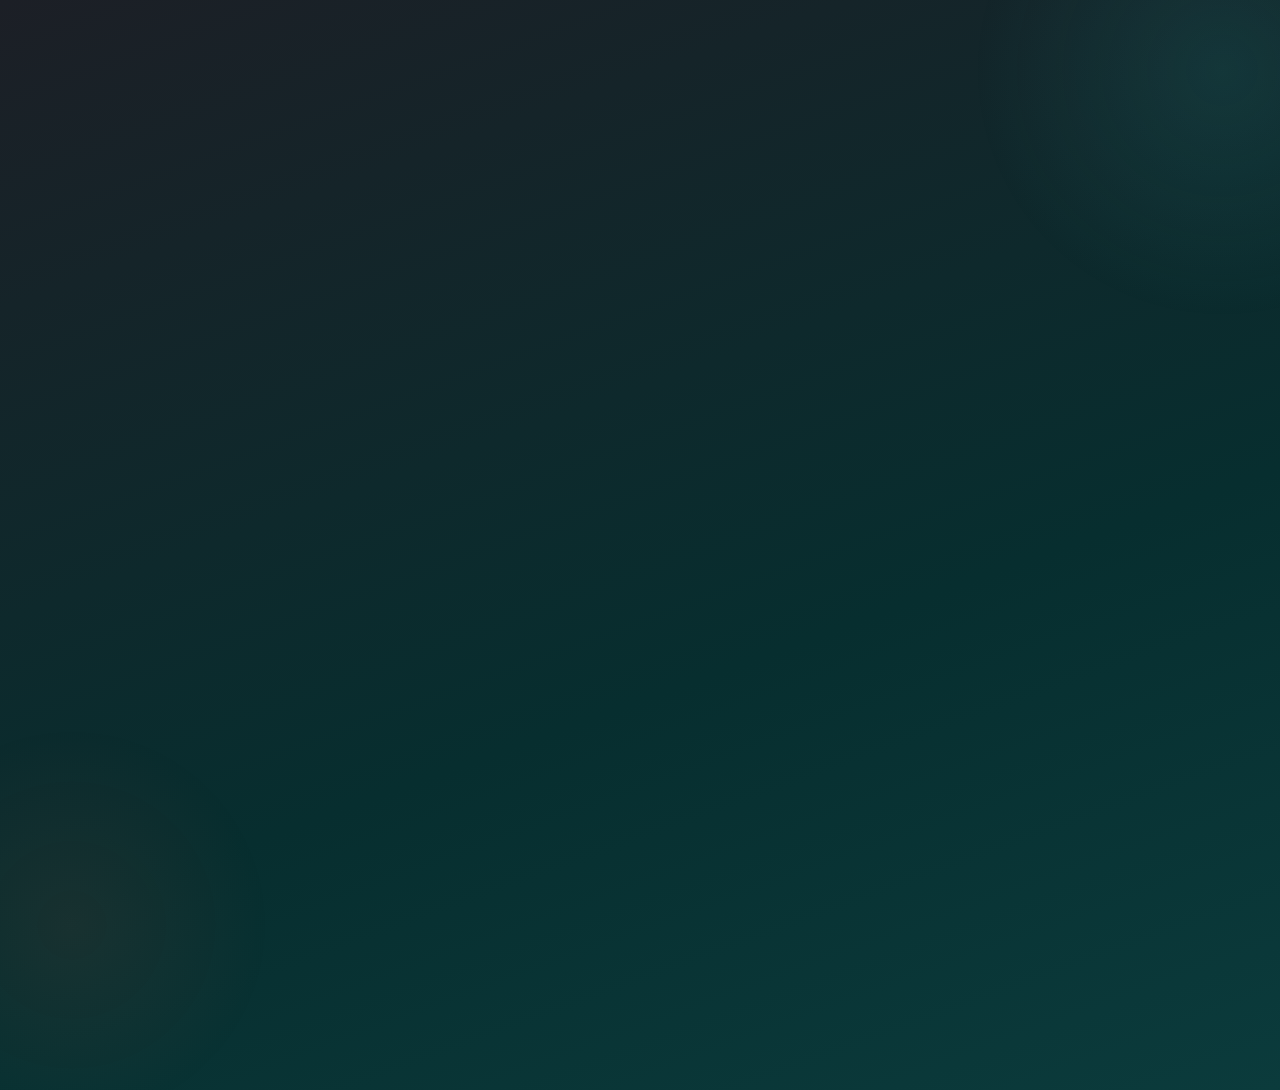
<file: links.html>
<!DOCTYPE html>
<html lang="en">
<head>
    <meta charset="UTF-8">
    <meta name="viewport" content="width=device-width, initial-scale=1.0">
    <meta name="description" content="Good Coast Finance Specialists — All links for Chris Matthews. Asset & equipment finance, Gold Coast.">
    <title>Good Coast Finance Specialists | Links</title>

    <!-- Open Graph -->
    <meta property="og:type" content="website">
    <meta property="og:title" content="Good Coast Finance Specialists | Links">
    <meta property="og:description" content="All the ways to reach Chris Matthews — Asset & Equipment Finance Specialist, Gold Coast.">
    <meta property="og:url" content="https://www.goodcoastfinance.com.au/links">

    <link rel="preconnect" href="https://fonts.googleapis.com">
    <link rel="preconnect" href="https://fonts.gstatic.com" crossorigin>
    <link href="https://fonts.googleapis.com/css2?family=Plus+Jakarta+Sans:wght@700;800&family=DM+Sans:wght@400;500;600&display=swap" rel="stylesheet">

    <style>
        *, *::before, *::after { margin: 0; padding: 0; box-sizing: border-box; }

        :root {
            --primary-900: #072E2F;
            --primary-800: #0B3B3C;
            --primary-700: #0E4E50;
            --primary-600: #1A6B6D;
            --primary-500: #2A8F8F;
            --primary-400: #3DB5B5;
            --primary-300: #6DD4D4;
            --primary-200: #A8E8E8;
            --surface-900: #1C1F26;
            --cta-primary: #E8573D;
            --cta-primary-hover: #D44A32;
            --copper: #C47D3A;
            --copper-light: #D99A5B;
            --success: #2ECC71;
            --green-whatsapp: #25d366;
            --white: #FFFFFF;
            --neutral-200: #DDE1E8;
            --neutral-400: #9CA3AF;
            --neutral-500: #6B7280;
        }

        body {
            font-family: 'DM Sans', -apple-system, BlinkMacSystemFont, sans-serif;
            background: linear-gradient(160deg, var(--surface-900) 0%, var(--primary-900) 60%, var(--primary-800) 100%);
            min-height: 100vh;
            display: flex;
            align-items: center;
            justify-content: center;
            padding: 40px 20px;
            -webkit-font-smoothing: antialiased;
        }

        /* Ambient glows */
        body::after {
            content: '';
            position: fixed;
            top: -20%;
            right: -15%;
            width: 500px;
            height: 500px;
            background: radial-gradient(circle, rgba(42, 143, 143, 0.15) 0%, transparent 70%);
            border-radius: 50%;
            pointer-events: none;
        }

        body::before {
            content: '';
            position: fixed;
            bottom: -25%;
            left: -10%;
            width: 400px;
            height: 400px;
            background: radial-gradient(circle, rgba(232, 87, 61, 0.08) 0%, transparent 70%);
            border-radius: 50%;
            pointer-events: none;
        }

        .links-container {
            width: 100%;
            max-width: 420px;
            position: relative;
            z-index: 1;
        }

        /* Profile header */
        .profile {
            text-align: center;
            margin-bottom: 32px;
        }

        .profile-avatar {
            width: 100px;
            height: 100px;
            background: rgba(255,255,255,0.08);
            border: 2px solid rgba(255,255,255,0.15);
            border-radius: 50%;
            display: flex;
            align-items: center;
            justify-content: center;
            margin: 0 auto 16px;
        }

        .profile-avatar span {
            font-family: 'Plus Jakarta Sans', sans-serif;
            font-size: 2.2rem;
            font-weight: 800;
            color: var(--white);
            letter-spacing: 2px;
            opacity: 0.9;
        }

        .profile-name {
            font-family: 'Plus Jakarta Sans', sans-serif;
            font-size: 1.4rem;
            font-weight: 800;
            color: var(--white);
            margin-bottom: 2px;
        }

        .profile-brand {
            font-size: 0.7rem;
            font-weight: 600;
            color: var(--copper-light);
            text-transform: uppercase;
            letter-spacing: 3px;
            margin-bottom: 12px;
        }

        .profile-tagline {
            font-size: 0.9rem;
            color: var(--primary-300);
            line-height: 1.5;
            max-width: 300px;
            margin: 0 auto;
        }

        .profile-badge {
            display: inline-block;
            margin-top: 12px;
            padding: 6px 16px;
            background: rgba(42, 143, 143, 0.15);
            border: 1px solid rgba(42, 143, 143, 0.3);
            border-radius: 50px;
            color: var(--primary-300);
            font-size: 0.7rem;
            font-weight: 600;
            letter-spacing: 1px;
        }

        /* Link buttons */
        .links-list {
            display: flex;
            flex-direction: column;
            gap: 12px;
            margin-bottom: 32px;
        }

        .link-btn {
            display: flex;
            align-items: center;
            gap: 14px;
            padding: 16px 20px;
            background: rgba(255, 255, 255, 0.06);
            border: 1px solid rgba(255, 255, 255, 0.1);
            border-radius: 14px;
            color: var(--white);
            text-decoration: none;
            font-weight: 600;
            font-size: 0.95rem;
            transition: all 0.3s cubic-bezier(0.4, 0, 0.2, 1);
            position: relative;
            overflow: hidden;
        }

        .link-btn::after {
            content: '';
            position: absolute;
            inset: 0;
            background: linear-gradient(120deg, transparent 30%, rgba(255,255,255,0.08) 50%, transparent 70%);
            transform: translateX(-100%);
            transition: transform 0.6s;
        }

        .link-btn:hover::after { transform: translateX(100%); }

        .link-btn:hover {
            transform: translateY(-3px);
            border-color: rgba(255,255,255,0.2);
            box-shadow: 0 8px 30px rgba(0,0,0,0.3);
        }

        .link-btn-icon {
            width: 40px;
            height: 40px;
            border-radius: 10px;
            display: flex;
            align-items: center;
            justify-content: center;
            flex-shrink: 0;
        }

        .link-btn-icon svg { width: 20px; height: 20px; }

        .link-btn-text {
            flex: 1;
        }

        .link-btn-label {
            display: block;
            font-size: 0.68rem;
            color: var(--neutral-400);
            font-weight: 500;
            text-transform: uppercase;
            letter-spacing: 0.5px;
            margin-bottom: 2px;
        }

        .link-btn-arrow {
            width: 16px;
            height: 16px;
            opacity: 0.4;
            flex-shrink: 0;
        }

        /* WhatsApp - primary CTA */
        .link-whatsapp {
            background: var(--green-whatsapp);
            border-color: var(--green-whatsapp);
            box-shadow: 0 4px 20px rgba(37, 211, 102, 0.3);
        }
        .link-whatsapp:hover {
            box-shadow: 0 8px 30px rgba(37, 211, 102, 0.4);
        }
        .link-whatsapp .link-btn-icon { background: rgba(255,255,255,0.2); }
        .link-whatsapp .link-btn-label { color: rgba(255,255,255,0.8); }

        /* Phone */
        .link-phone .link-btn-icon { background: rgba(232, 87, 61, 0.2); }
        .link-phone .link-btn-icon svg { stroke: var(--cta-primary); }

        /* Website */
        .link-website .link-btn-icon { background: rgba(42, 143, 143, 0.2); }
        .link-website .link-btn-icon svg { stroke: var(--primary-400); }

        /* Calculator */
        .link-calculator .link-btn-icon { background: rgba(196, 125, 58, 0.2); }
        .link-calculator .link-btn-icon svg { stroke: var(--copper-light); }

        /* Facebook */
        .link-facebook .link-btn-icon { background: rgba(24, 119, 242, 0.2); }
        .link-facebook .link-btn-icon svg { fill: #1877F2; }

        /* Email */
        .link-email .link-btn-icon { background: rgba(42, 143, 143, 0.15); }
        .link-email .link-btn-icon svg { stroke: var(--primary-300); }

        /* Location */
        .link-location .link-btn-icon { background: rgba(255,255,255,0.06); }
        .link-location .link-btn-icon svg { stroke: var(--neutral-400); }

        /* Footer */
        .links-footer {
            text-align: center;
        }

        .links-footer-logo {
            display: flex;
            flex-direction: column;
            align-items: center;
            line-height: 1.15;
            margin-bottom: 12px;
        }

        .links-footer-logo .logo-good {
            font-family: 'Plus Jakarta Sans', sans-serif;
            font-size: 1.1rem;
            font-weight: 800;
            color: var(--white);
            letter-spacing: -0.5px;
        }

        .links-footer-logo .logo-finance {
            font-size: 0.5rem;
            font-weight: 700;
            color: var(--copper);
            text-transform: uppercase;
            letter-spacing: 3px;
        }

        .links-footer p {
            font-size: 0.7rem;
            color: var(--neutral-500);
            line-height: 1.5;
        }

        .links-footer a {
            color: var(--copper);
            text-decoration: none;
        }

        /* Animations */
        .profile, .link-btn, .links-footer {
            opacity: 0;
            transform: translateY(20px);
            animation: fadeUp 0.5s ease forwards;
        }

        .link-btn:nth-child(1) { animation-delay: 0.1s; }
        .link-btn:nth-child(2) { animation-delay: 0.15s; }
        .link-btn:nth-child(3) { animation-delay: 0.2s; }
        .link-btn:nth-child(4) { animation-delay: 0.25s; }
        .link-btn:nth-child(5) { animation-delay: 0.3s; }
        .link-btn:nth-child(6) { animation-delay: 0.35s; }
        .link-btn:nth-child(7) { animation-delay: 0.4s; }
        .links-footer { animation-delay: 0.45s; }

        @keyframes fadeUp {
            to { opacity: 1; transform: translateY(0); }
        }

        @media (prefers-reduced-motion: reduce) {
            .profile, .link-btn, .links-footer {
                animation: none;
                opacity: 1;
                transform: none;
            }
        }
    </style>
</head>
<body>
    <div class="links-container">
        <!-- Profile -->
        <div class="profile">
            <div class="profile-avatar">
                <span>CM</span>
            </div>
            <h1 class="profile-name">Chris Matthews</h1>
            <p class="profile-brand">Good Coast Finance Specialists</p>
            <p class="profile-tagline">Asset & Equipment Finance Specialist. Same day approvals. 40+ lenders. Gold Coast & Australia Wide.</p>
            <span class="profile-badge">Dealer Licence: 4603352</span>
        </div>

        <!-- Links -->
        <div class="links-list">
            <!-- WhatsApp — Primary CTA -->
            <a href="https://wa.me/61498973117?text=Hey%20Chris%2C%20I%27m%20interested%20in%20finance" class="link-btn link-whatsapp" target="_blank" rel="noopener">
                <div class="link-btn-icon">
                    <svg viewBox="0 0 24 24" fill="currentColor"><path d="M17.472 14.382c-.297-.149-1.758-.867-2.03-.967-.273-.099-.471-.148-.67.15-.197.297-.767.966-.94 1.164-.173.199-.347.223-.644.075-.297-.15-1.255-.463-2.39-1.475-.883-.788-1.48-1.761-1.653-2.059-.173-.297-.018-.458.13-.606.134-.133.298-.347.446-.52.149-.174.198-.298.298-.497.099-.198.05-.371-.025-.52-.075-.149-.669-1.612-.916-2.207-.242-.579-.487-.5-.669-.51-.173-.008-.371-.01-.57-.01-.198 0-.52.074-.792.372-.272.297-1.04 1.016-1.04 2.479 0 1.462 1.065 2.875 1.213 3.074.149.198 2.096 3.2 5.077 4.487.709.306 1.262.489 1.694.625.712.227 1.36.195 1.871.118.571-.085 1.758-.719 2.006-1.413.248-.694.248-1.289.173-1.413-.074-.124-.272-.198-.57-.347m-5.421 7.403h-.004a9.87 9.87 0 01-5.031-1.378l-.361-.214-3.741.982.998-3.648-.235-.374a9.86 9.86 0 01-1.51-5.26c.001-5.45 4.436-9.884 9.888-9.884 2.64 0 5.122 1.03 6.988 2.898a9.825 9.825 0 012.893 6.994c-.003 5.45-4.437 9.884-9.885 9.884m8.413-18.297A11.815 11.815 0 0012.05 0C5.495 0 .16 5.335.157 11.892c0 2.096.547 4.142 1.588 5.945L.057 24l6.305-1.654a11.882 11.882 0 005.683 1.448h.005c6.554 0 11.89-5.335 11.893-11.893a11.821 11.821 0 00-3.48-8.413z"/></svg>
                </div>
                <div class="link-btn-text">
                    <span class="link-btn-label">Fastest response</span>
                    WhatsApp Chris
                </div>
                <svg class="link-btn-arrow" viewBox="0 0 24 24" fill="none" stroke="currentColor" stroke-width="2"><path d="M5 12h14M12 5l7 7-7 7"/></svg>
            </a>

            <!-- Phone -->
            <a href="tel:0498973117" class="link-btn link-phone">
                <div class="link-btn-icon">
                    <svg viewBox="0 0 24 24" fill="none" stroke-width="2"><path d="M22 16.92v3a2 2 0 01-2.18 2 19.79 19.79 0 01-8.63-3.07 19.5 19.5 0 01-6-6 19.79 19.79 0 01-3.07-8.67A2 2 0 014.11 2h3a2 2 0 012 1.72c.127.96.361 1.903.7 2.81a2 2 0 01-.45 2.11L8.09 9.91a16 16 0 006 6l1.27-1.27a2 2 0 012.11-.45c.907.339 1.85.573 2.81.7A2 2 0 0122 16.92z"/></svg>
                </div>
                <div class="link-btn-text">
                    <span class="link-btn-label">Call direct</span>
                    0498 973 117
                </div>
                <svg class="link-btn-arrow" viewBox="0 0 24 24" fill="none" stroke="currentColor" stroke-width="2"><path d="M5 12h14M12 5l7 7-7 7"/></svg>
            </a>

            <!-- Website -->
            <a href="index.html" class="link-btn link-website">
                <div class="link-btn-icon">
                    <svg viewBox="0 0 24 24" fill="none" stroke-width="2"><circle cx="12" cy="12" r="10"/><path d="M2 12h20M12 2a15.3 15.3 0 014 10 15.3 15.3 0 01-4 10 15.3 15.3 0 01-4-10 15.3 15.3 0 014-10z"/></svg>
                </div>
                <div class="link-btn-text">
                    <span class="link-btn-label">Full website</span>
                    goodcoastfinance.com.au
                </div>
                <svg class="link-btn-arrow" viewBox="0 0 24 24" fill="none" stroke="currentColor" stroke-width="2"><path d="M5 12h14M12 5l7 7-7 7"/></svg>
            </a>

            <!-- Repayment Calculator -->
            <a href="index.html#calculator" class="link-btn link-calculator">
                <div class="link-btn-icon">
                    <svg viewBox="0 0 24 24" fill="none" stroke-width="2"><rect x="4" y="2" width="16" height="20" rx="2"/><path d="M8 6h8M8 10h8M8 14h4"/></svg>
                </div>
                <div class="link-btn-text">
                    <span class="link-btn-label">Free tool</span>
                    Repayment Calculator
                </div>
                <svg class="link-btn-arrow" viewBox="0 0 24 24" fill="none" stroke="currentColor" stroke-width="2"><path d="M5 12h14M12 5l7 7-7 7"/></svg>
            </a>

            <!-- Facebook -->
            <a href="https://www.facebook.com/share/p/18CDfMuq6v/" class="link-btn link-facebook" target="_blank" rel="noopener">
                <div class="link-btn-icon">
                    <svg viewBox="0 0 24 24"><path d="M24 12.073c0-6.627-5.373-12-12-12s-12 5.373-12 12c0 5.99 4.388 10.954 10.125 11.854v-8.385H7.078v-3.47h3.047V9.43c0-3.007 1.792-4.669 4.533-4.669 1.312 0 2.686.235 2.686.235v2.953H15.83c-1.491 0-1.956.925-1.956 1.874v2.25h3.328l-.532 3.47h-2.796v8.385C19.612 23.027 24 18.062 24 12.073z"/></svg>
                </div>
                <div class="link-btn-text">
                    <span class="link-btn-label">Follow us</span>
                    Facebook
                </div>
                <svg class="link-btn-arrow" viewBox="0 0 24 24" fill="none" stroke="currentColor" stroke-width="2"><path d="M5 12h14M12 5l7 7-7 7"/></svg>
            </a>

            <!-- Email -->
            <a href="mailto:chris@financehunting.com.au" class="link-btn link-email">
                <div class="link-btn-icon">
                    <svg viewBox="0 0 24 24" fill="none" stroke-width="2"><path d="M4 4h16c1.1 0 2 .9 2 2v12c0 1.1-.9 2-2 2H4c-1.1 0-2-.9-2-2V6c0-1.1.9-2 2-2z"/><path d="M22 6l-10 7L2 6"/></svg>
                </div>
                <div class="link-btn-text">
                    <span class="link-btn-label">Email</span>
                    chris@financehunting.com.au
                </div>
                <svg class="link-btn-arrow" viewBox="0 0 24 24" fill="none" stroke="currentColor" stroke-width="2"><path d="M5 12h14M12 5l7 7-7 7"/></svg>
            </a>

            <!-- Location -->
            <a href="https://maps.google.com/?q=7-9+Activity+Crescent+Molendinar+QLD+4214" class="link-btn link-location" target="_blank" rel="noopener">
                <div class="link-btn-icon">
                    <svg viewBox="0 0 24 24" fill="none" stroke-width="2"><path d="M21 10c0 7-9 13-9 13s-9-6-9-13a9 9 0 0118 0z"/><circle cx="12" cy="10" r="3"/></svg>
                </div>
                <div class="link-btn-text">
                    <span class="link-btn-label">Gold Coast</span>
                    7-9 Activity Cres, Molendinar
                </div>
                <svg class="link-btn-arrow" viewBox="0 0 24 24" fill="none" stroke="currentColor" stroke-width="2"><path d="M5 12h14M12 5l7 7-7 7"/></svg>
            </a>
        </div>

        <!-- Footer -->
        <div class="links-footer">
            <div class="links-footer-logo">
                <span class="logo-good">Good Coast</span>
                <span class="logo-finance">Finance Specialists</span>
            </div>
            <p>Powered by <a href="https://www.financehunting.com.au" target="_blank" rel="noopener">Finance Hunting</a> &mdash; 37 Years Collective Lending Experience</p>
            <p style="margin-top: 4px;">Dealer Licence: 4603352</p>
        </div>
    </div>
</body>
</html>
</file>
